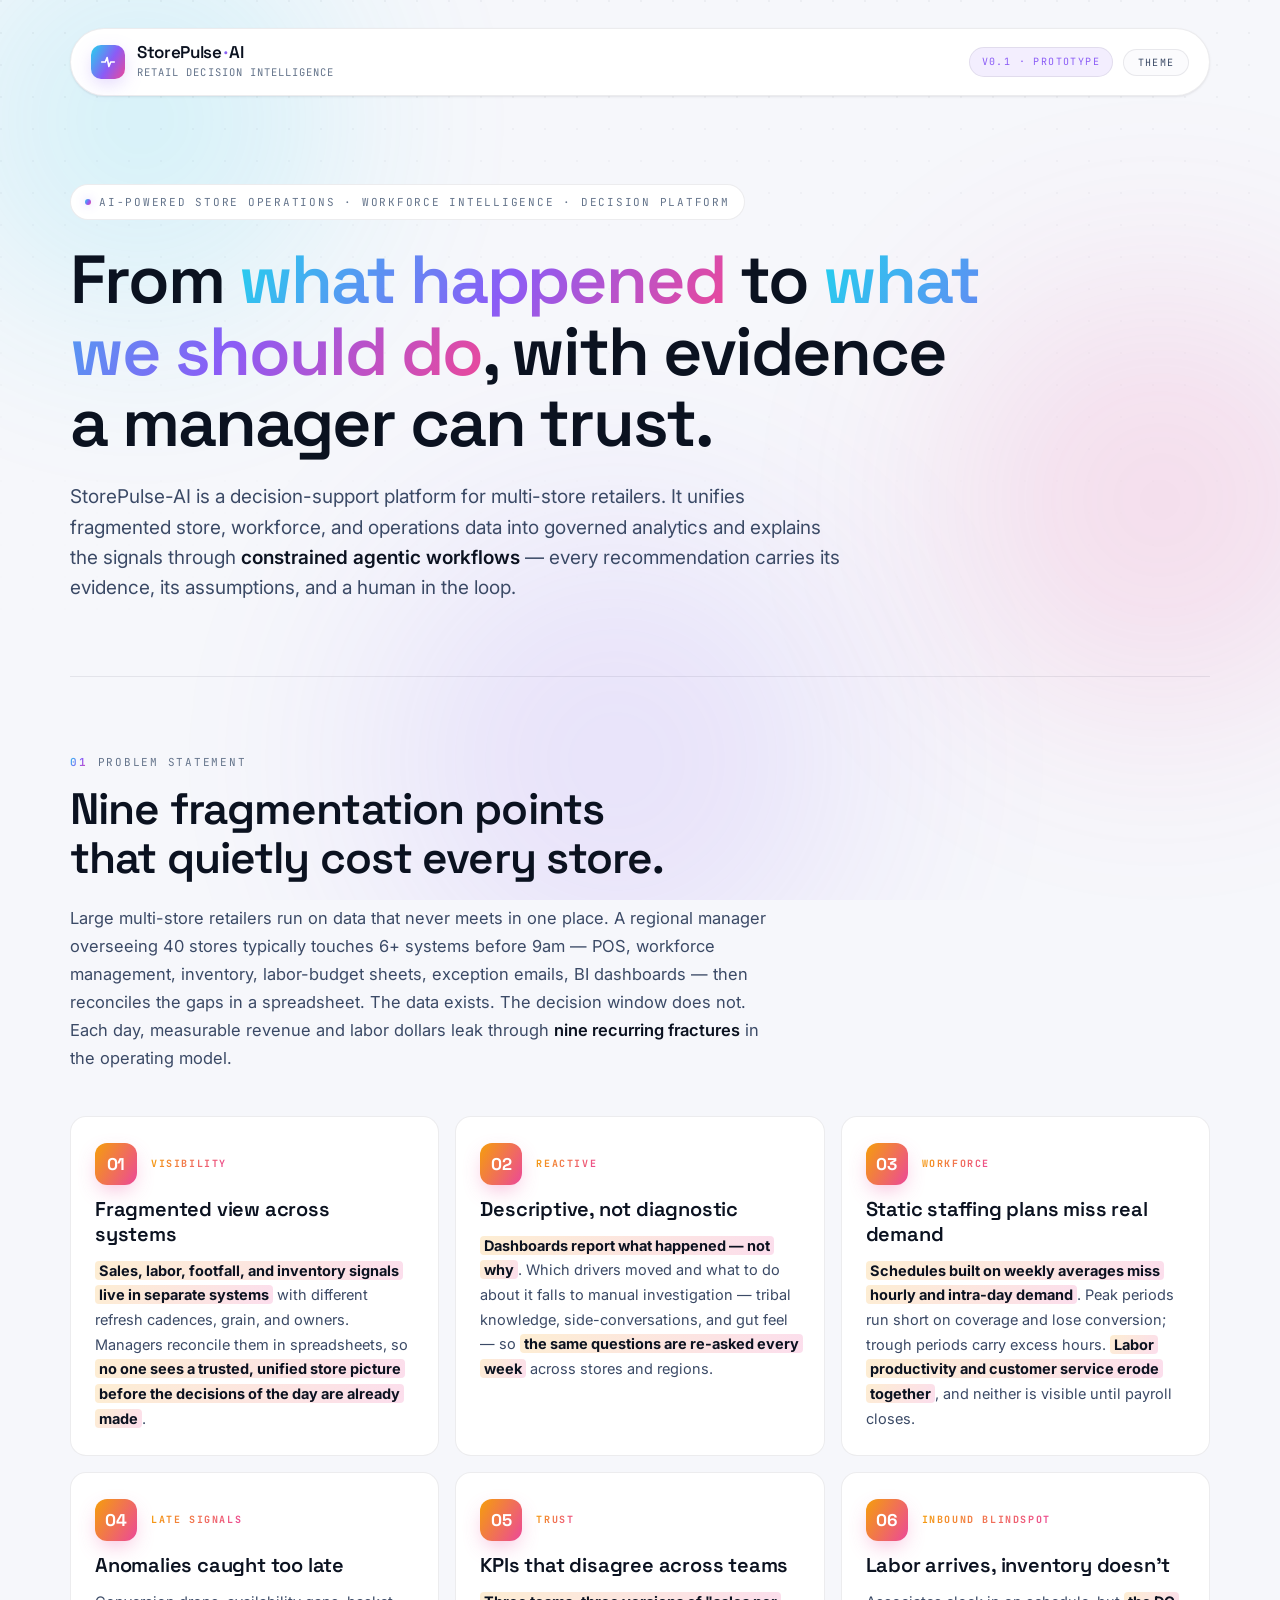
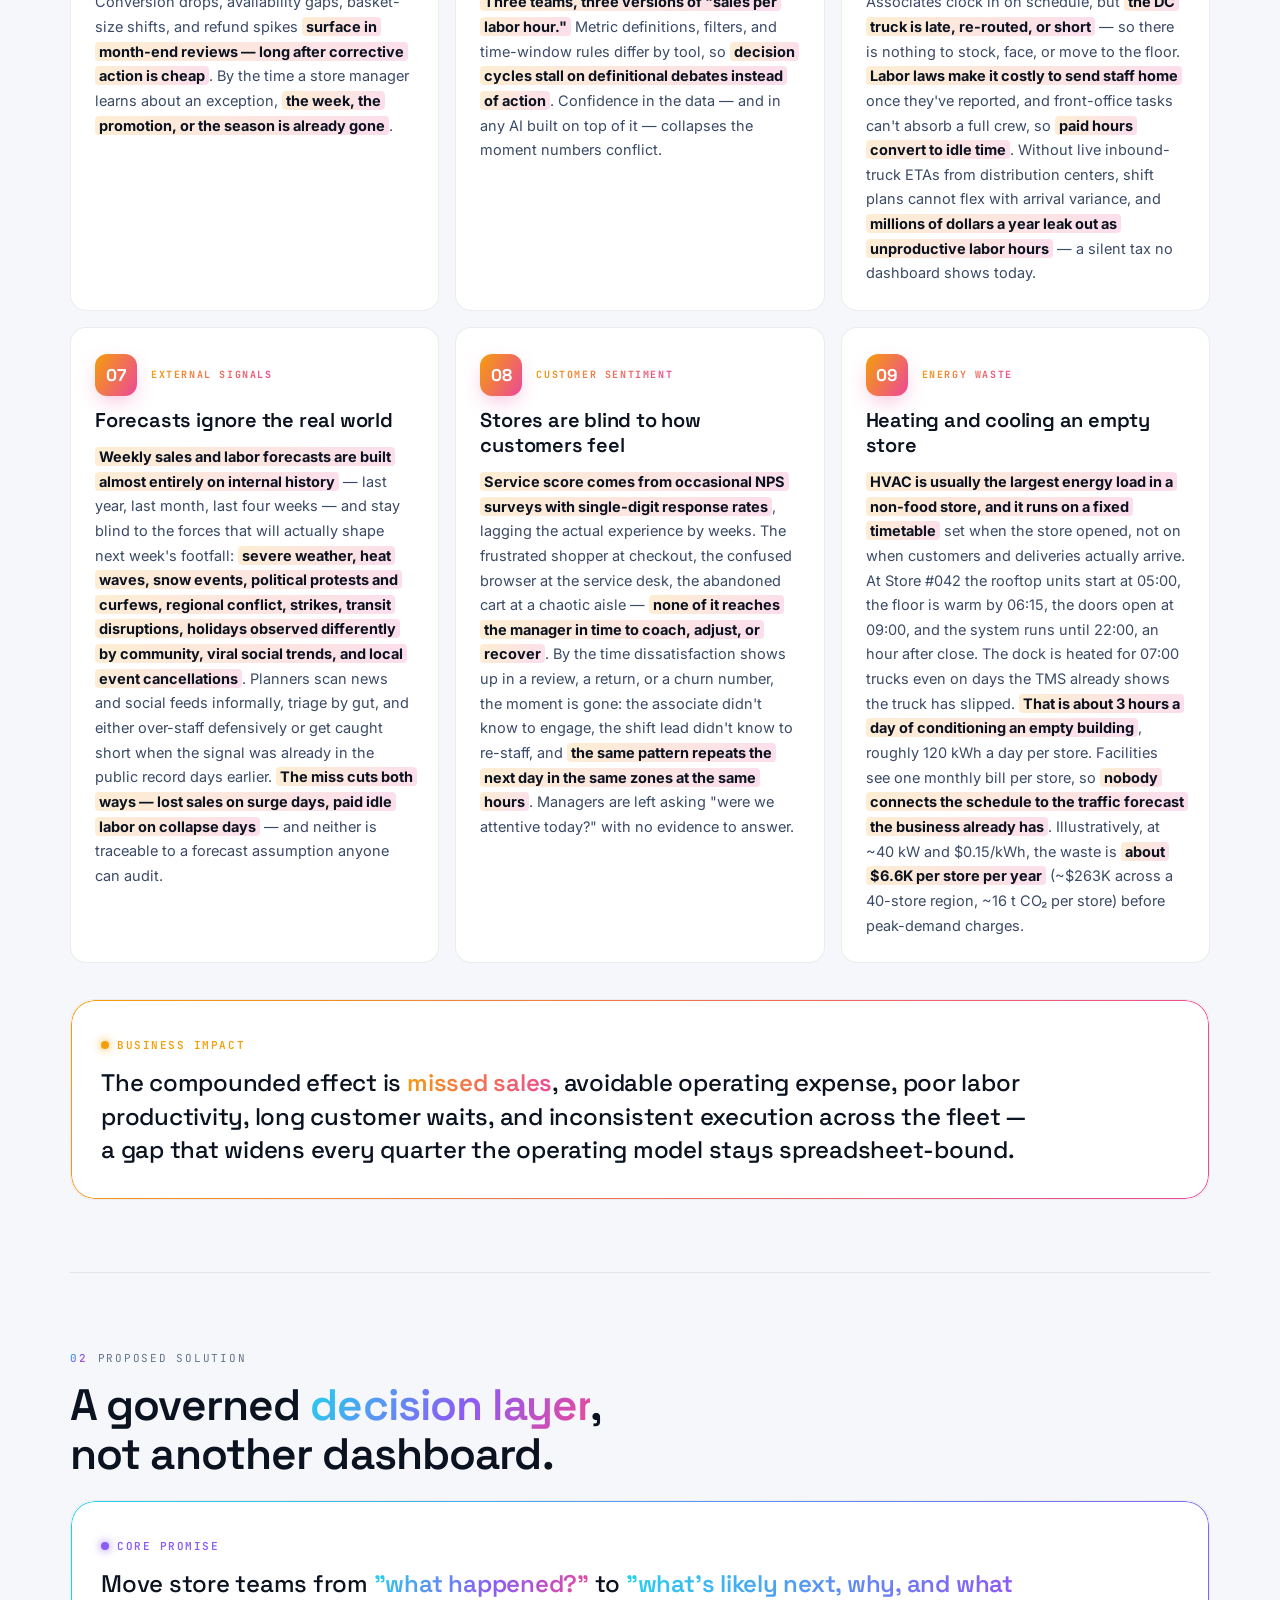
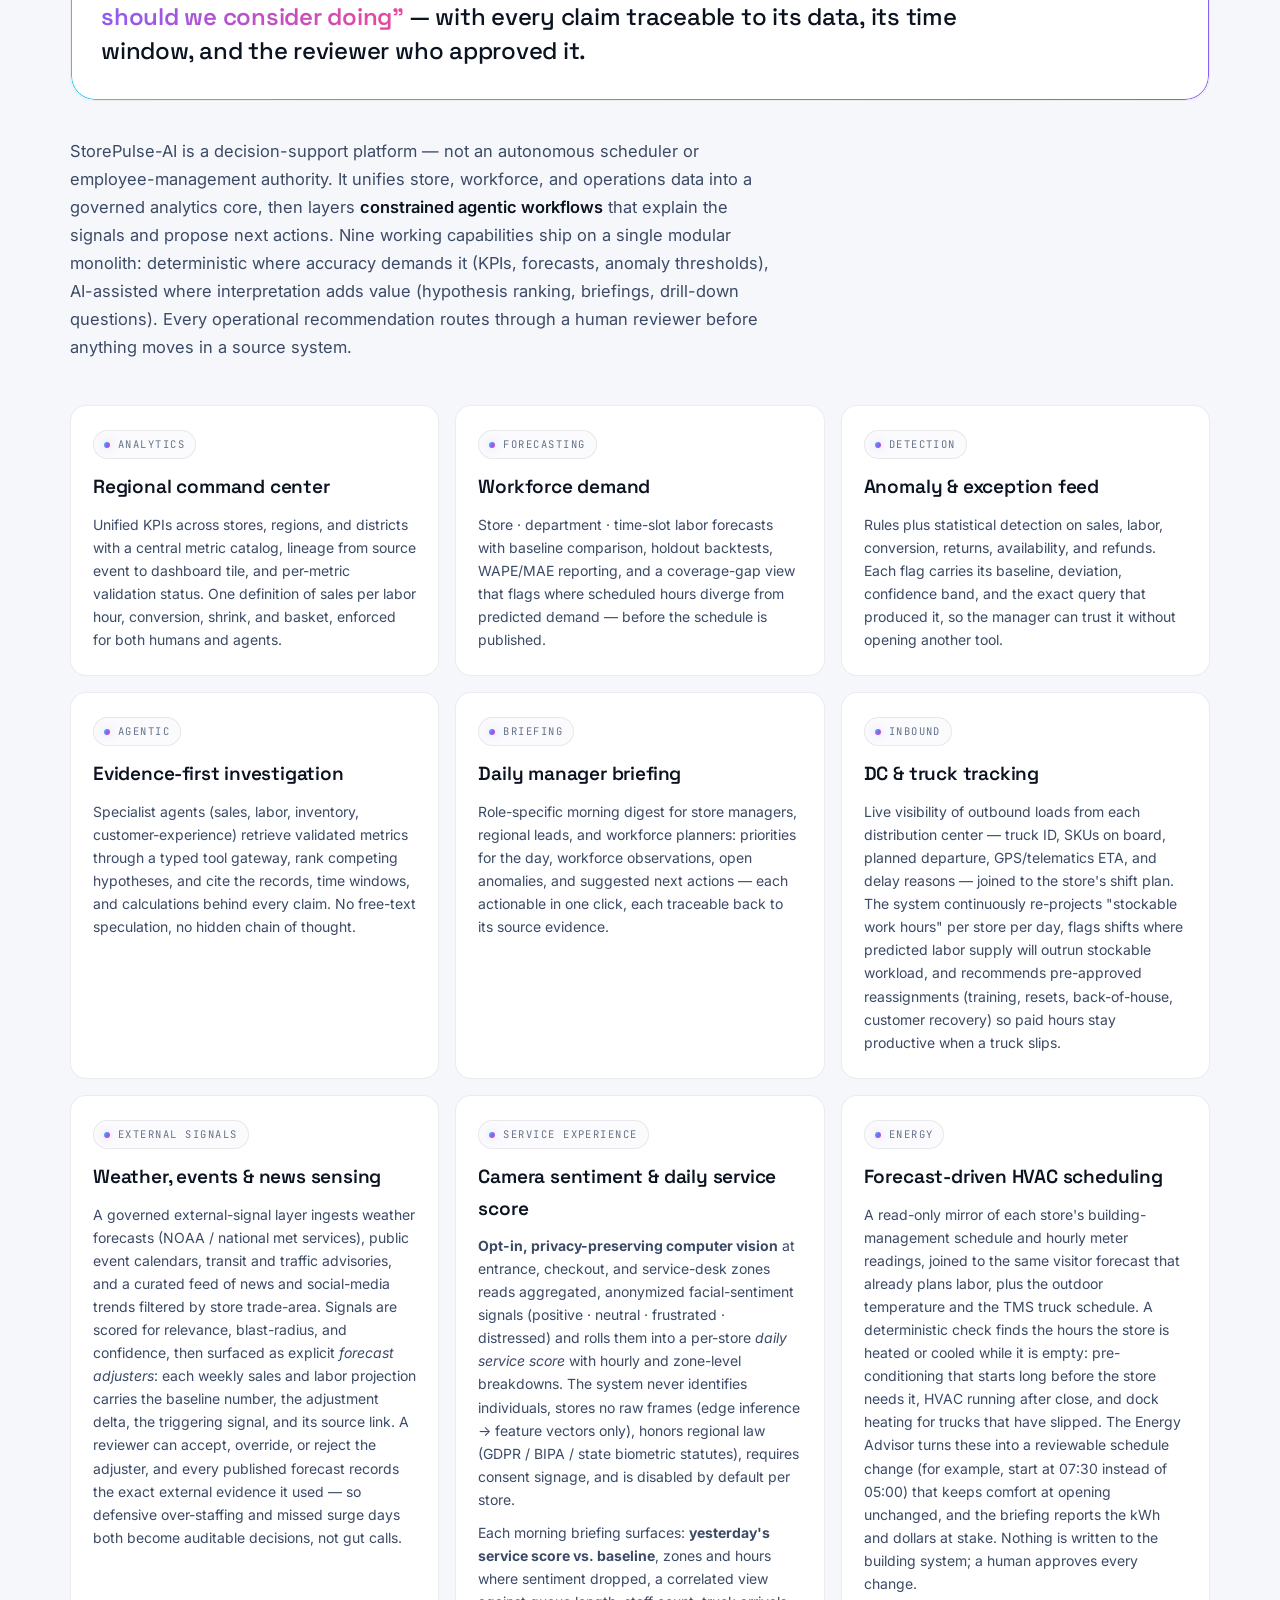
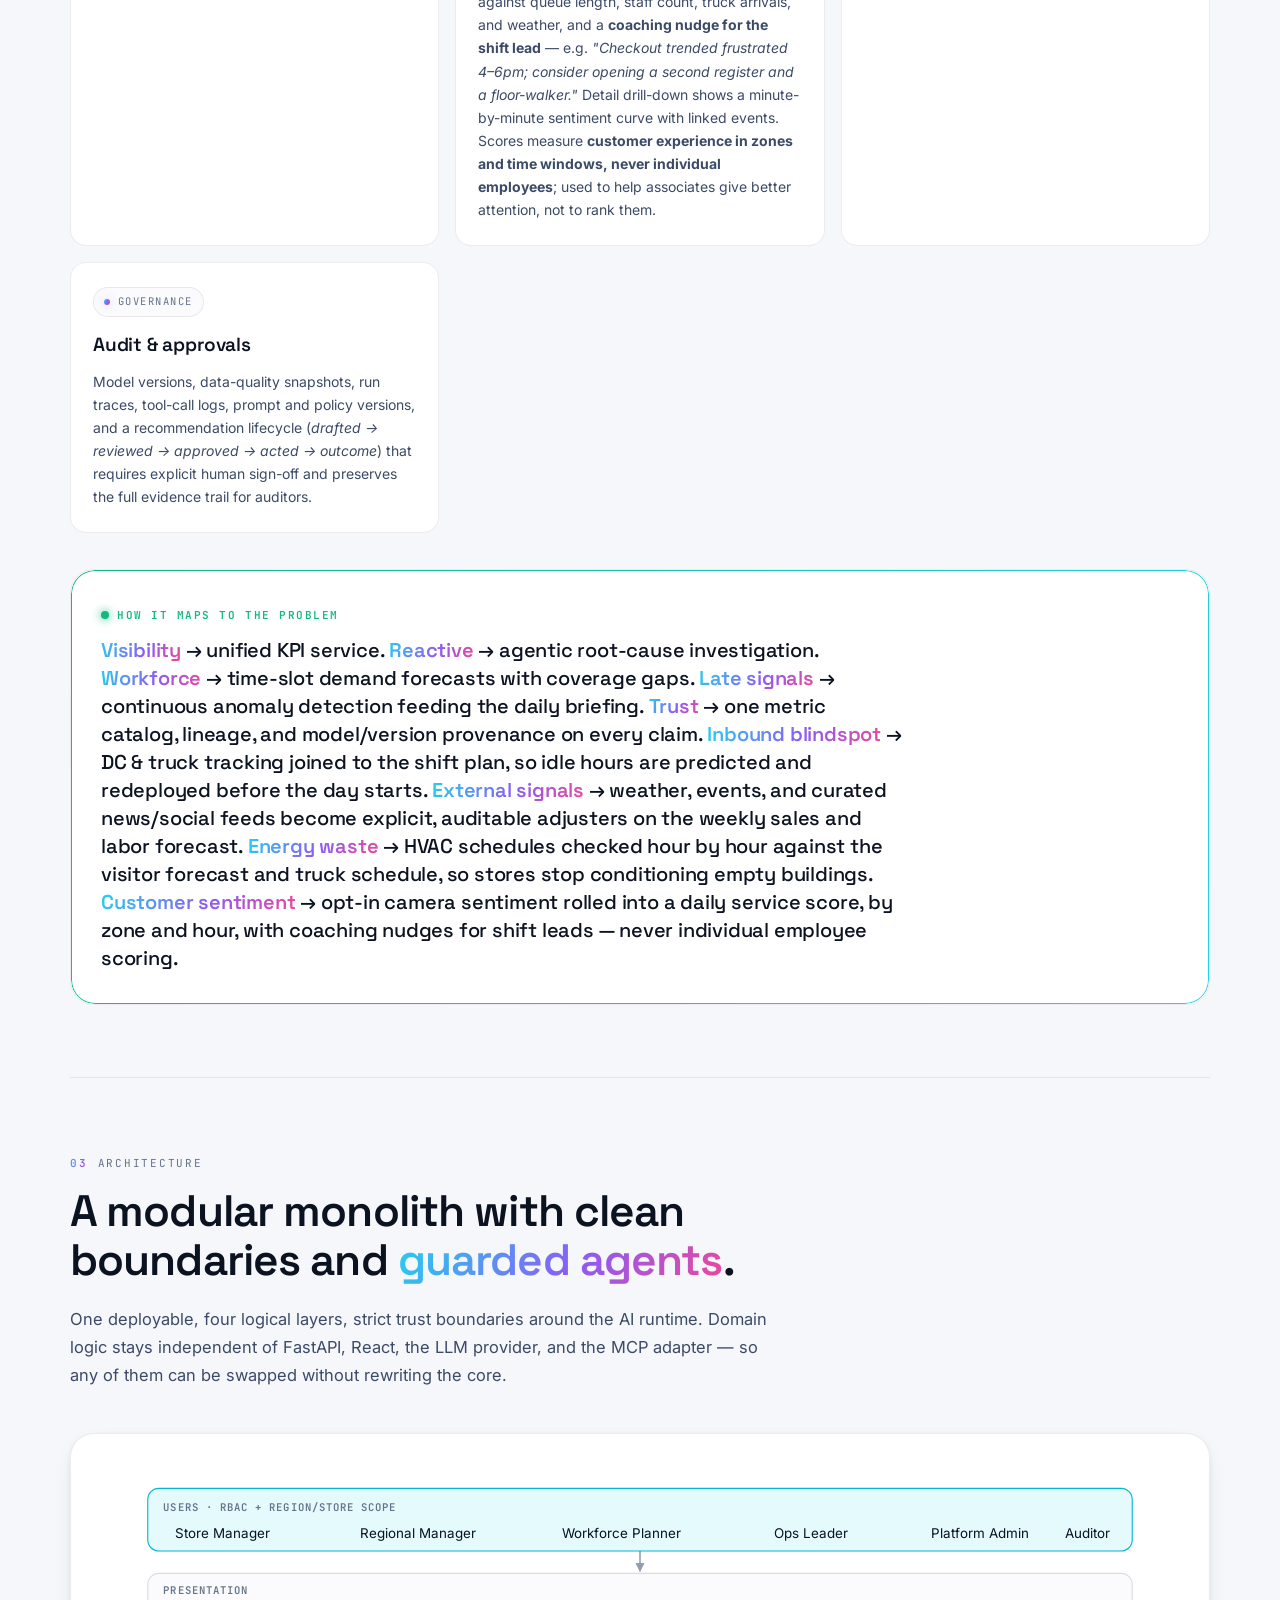
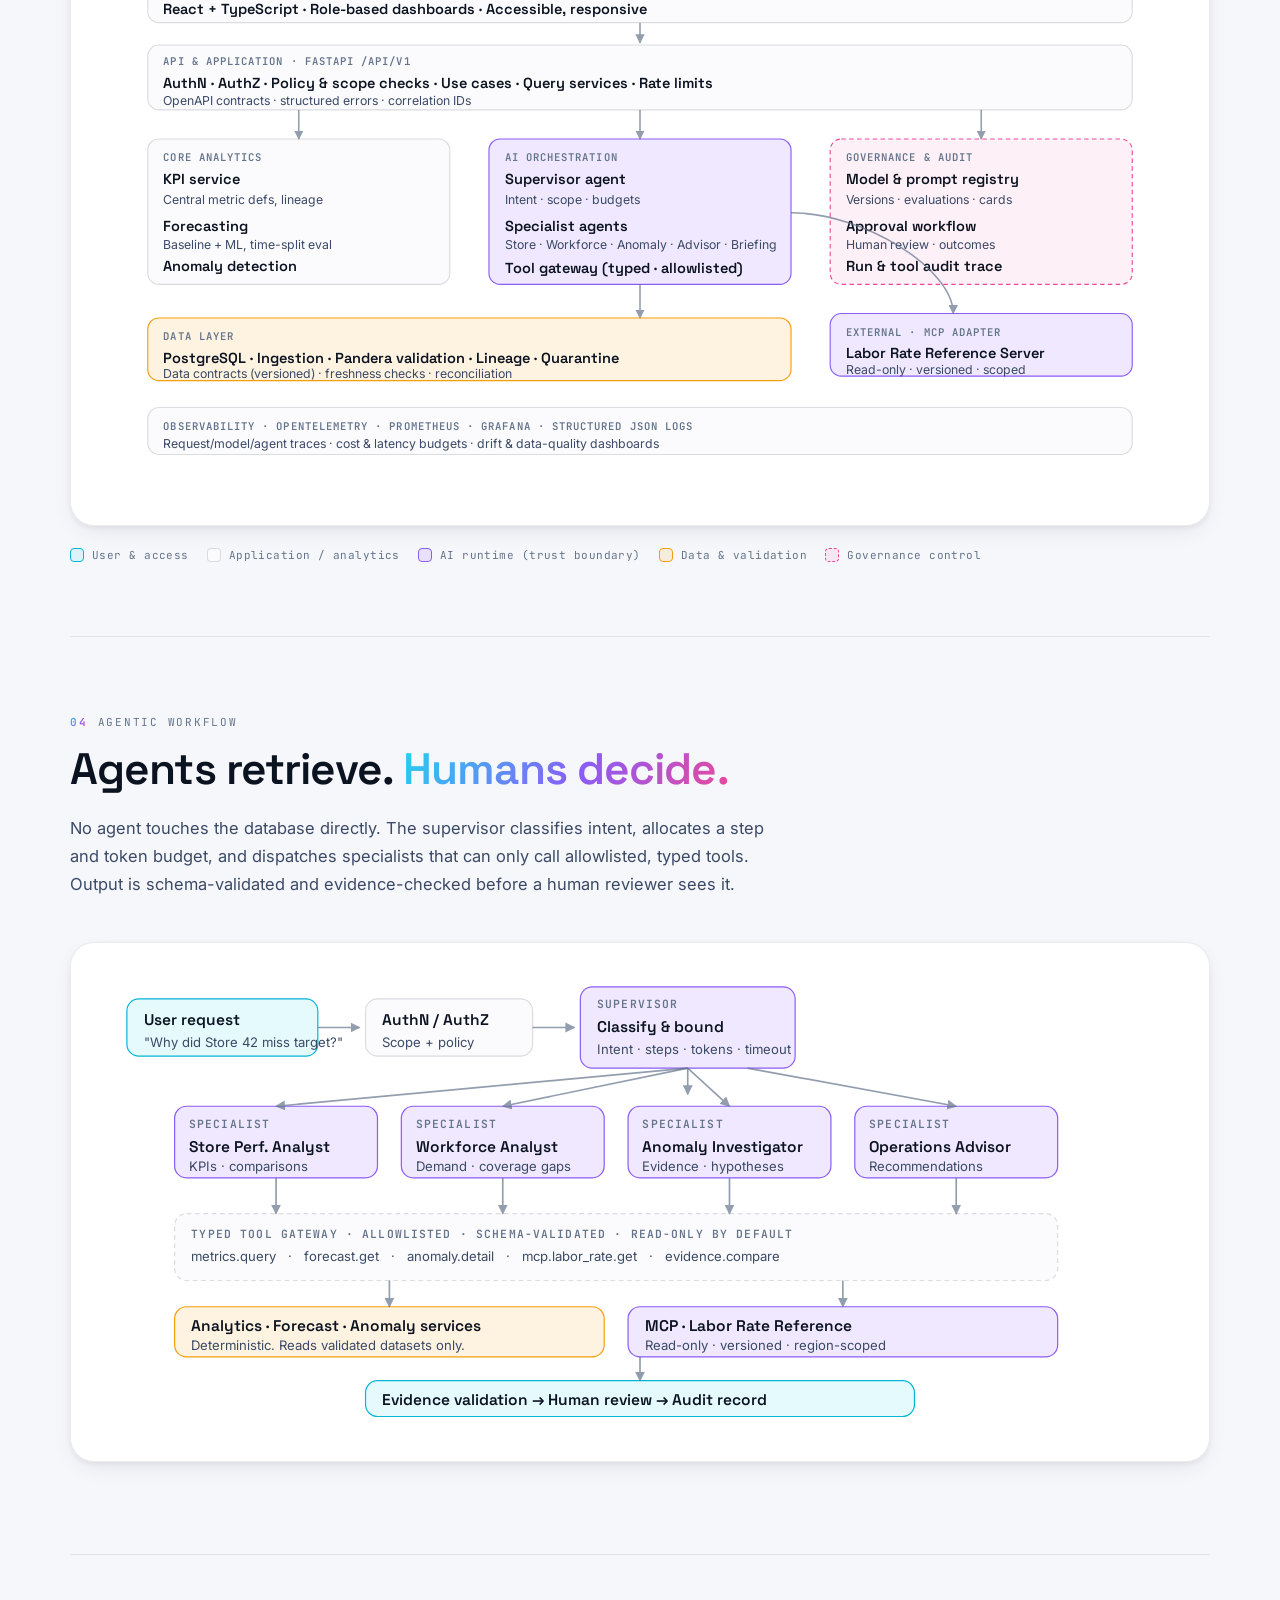
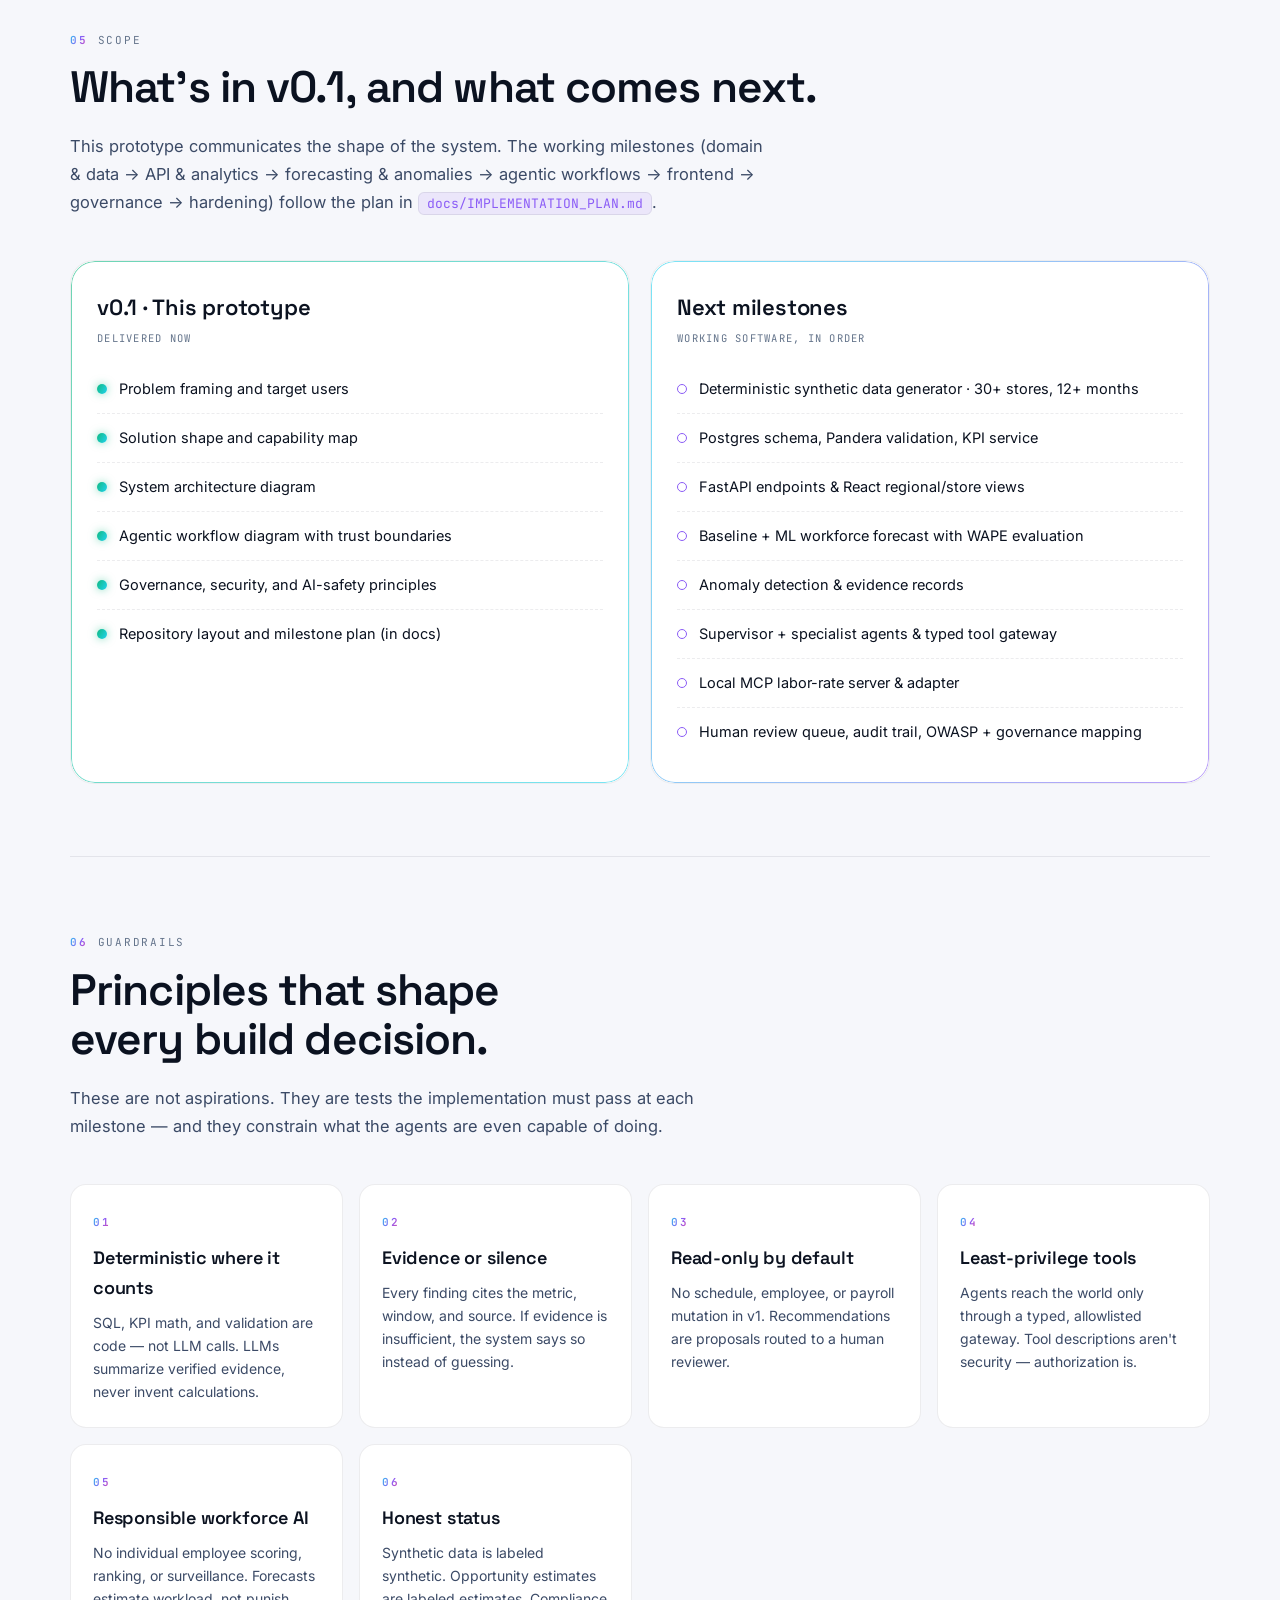
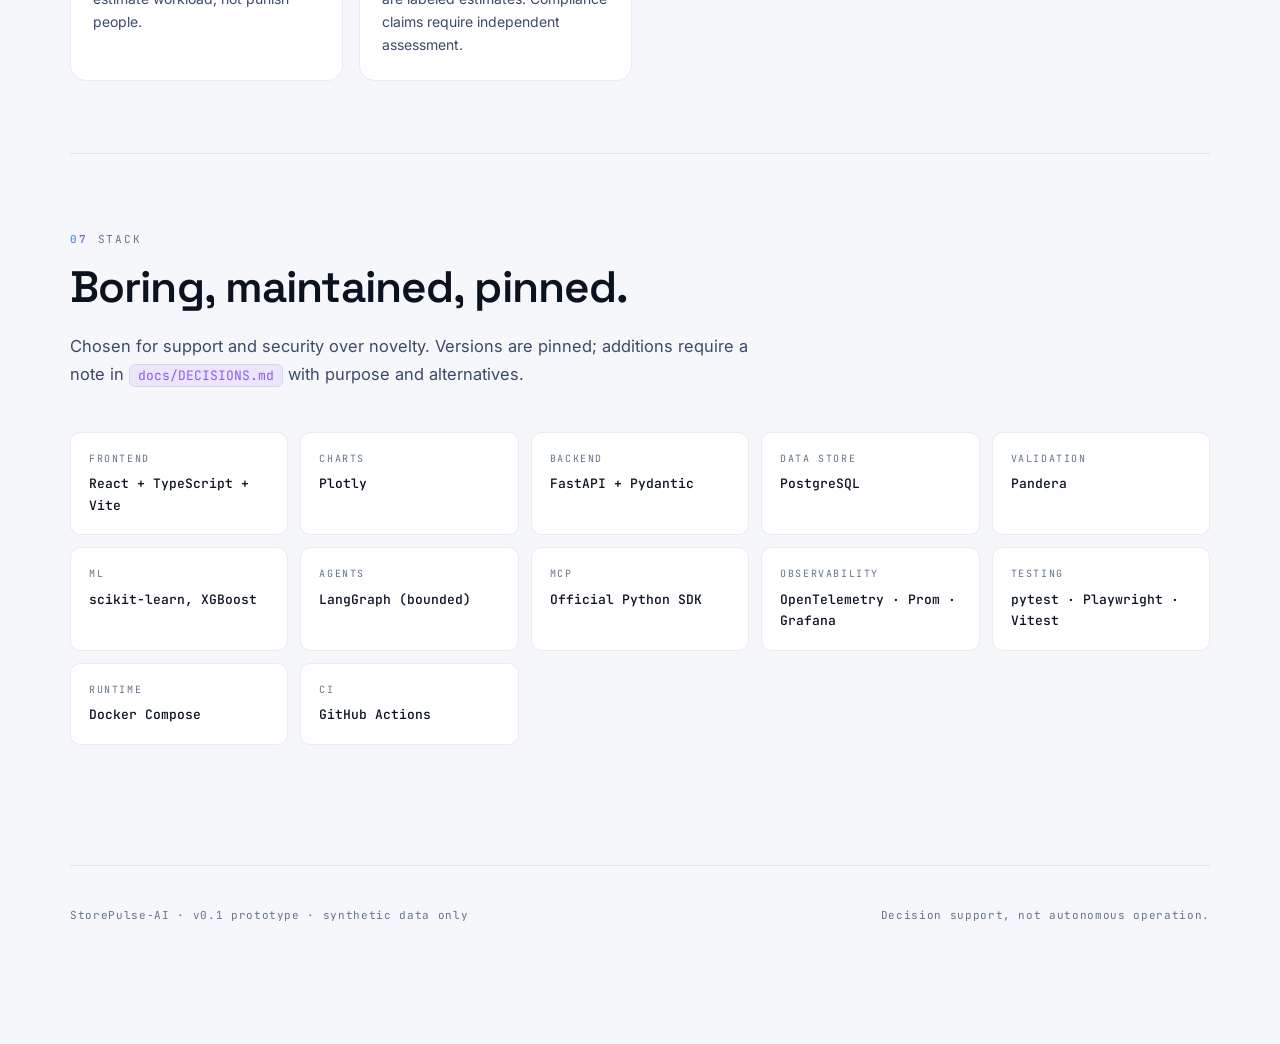
<file: docs/architecture.html>
<!doctype html>
<html lang="en">
<head>
<meta charset="utf-8">
<title>StorePulse-AI Architecture</title>
<meta name="viewport" content="width=device-width, initial-scale=1, viewport-fit=cover">
<meta name="description" content="StorePulse-AI — governed decision intelligence for multi-store retailers.">
<link rel="preconnect" href="https://fonts.googleapis.com">
<link rel="preconnect" href="https://fonts.gstatic.com" crossorigin>
<link rel="stylesheet" href="https://fonts.googleapis.com/css2?family=Space+Grotesk:wght@400;500;600;700&family=Inter:wght@400;500;600;700&family=JetBrains+Mono:wght@400;500&display=swap">
<style>
  :root {
    /* Light theme (fallback) */
    --bg: #f6f7fb;
    --bg-elev: #ffffff;
    --bg-elev-2: #fbfbfd;
    --border: rgba(15, 23, 42, 0.08);
    --border-strong: rgba(15, 23, 42, 0.14);
    --ink: #0b1220;
    --ink-soft: #3b4a66;
    --muted: #64748b;

    --c-cyan: #06b6d4;
    --c-violet: #8b5cf6;
    --c-pink: #ec4899;
    --c-emerald: #10b981;
    --c-amber: #f59e0b;
    --c-rose: #f43f5e;

    --accent: var(--c-violet);
    --accent-soft: rgba(139, 92, 246, 0.10);
    --accent-glow: rgba(139, 92, 246, 0.35);

    --grad-brand: linear-gradient(120deg, #22d3ee 0%, #8b5cf6 55%, #ec4899 100%);
    --grad-warm:  linear-gradient(120deg, #f59e0b 0%, #ec4899 100%);
    --grad-cool:  linear-gradient(120deg, #22d3ee 0%, #8b5cf6 100%);
    --grad-emerald: linear-gradient(120deg, #10b981 0%, #22d3ee 100%);

    --shadow-sm: 0 1px 2px rgba(15, 23, 42, 0.04), 0 1px 3px rgba(15, 23, 42, 0.06);
    --shadow-md: 0 8px 24px -8px rgba(15, 23, 42, 0.12), 0 2px 6px rgba(15, 23, 42, 0.06);
    --shadow-lg: 0 24px 60px -20px rgba(15, 23, 42, 0.18), 0 8px 24px -8px rgba(15, 23, 42, 0.12);

    --f-display: "Space Grotesk", "Inter", -apple-system, system-ui, sans-serif;
    --f-body:    "Inter", -apple-system, system-ui, sans-serif;
    --f-mono:    "JetBrains Mono", ui-monospace, Menlo, Consolas, monospace;

    --radius-sm: 10px;
    --radius: 16px;
    --radius-lg: 24px;
  }

  /* Dark theme — default */
  @media (prefers-color-scheme: dark) {
    :root:not([data-theme="light"]) {
      --bg: #070914;
      --bg-elev: rgba(255, 255, 255, 0.035);
      --bg-elev-2: rgba(255, 255, 255, 0.06);
      --border: rgba(255, 255, 255, 0.08);
      --border-strong: rgba(255, 255, 255, 0.16);
      --ink: #e8ecf5;
      --ink-soft: #b7c0d4;
      --muted: #7b86a3;

      --accent-soft: rgba(139, 92, 246, 0.16);
      --accent-glow: rgba(139, 92, 246, 0.45);

      --shadow-sm: 0 1px 2px rgba(0, 0, 0, 0.4);
      --shadow-md: 0 10px 30px -10px rgba(0, 0, 0, 0.6), 0 2px 8px rgba(0, 0, 0, 0.4);
      --shadow-lg: 0 30px 80px -24px rgba(0, 0, 0, 0.7), 0 10px 30px -10px rgba(0, 0, 0, 0.5);

      color-scheme: dark;
    }
  }
  :root[data-theme="dark"] {
    --bg: #070914;
    --bg-elev: rgba(255, 255, 255, 0.035);
    --bg-elev-2: rgba(255, 255, 255, 0.06);
    --border: rgba(255, 255, 255, 0.08);
    --border-strong: rgba(255, 255, 255, 0.16);
    --ink: #e8ecf5;
    --ink-soft: #b7c0d4;
    --muted: #7b86a3;
    --accent-soft: rgba(139, 92, 246, 0.16);
    --accent-glow: rgba(139, 92, 246, 0.45);
    --shadow-sm: 0 1px 2px rgba(0, 0, 0, 0.4);
    --shadow-md: 0 10px 30px -10px rgba(0, 0, 0, 0.6), 0 2px 8px rgba(0, 0, 0, 0.4);
    --shadow-lg: 0 30px 80px -24px rgba(0, 0, 0, 0.7), 0 10px 30px -10px rgba(0, 0, 0, 0.5);
    color-scheme: dark;
  }

  * { box-sizing: border-box; }
  html, body { margin: 0; }
  body {
    background: var(--bg);
    color: var(--ink);
    font-family: var(--f-body);
    font-size: 15px;
    line-height: 1.65;
    -webkit-font-smoothing: antialiased;
    overflow-x: hidden;
  }

  /* Aurora background */
  .aurora {
    position: fixed;
    inset: 0;
    z-index: -2;
    pointer-events: none;
    overflow: hidden;
  }
  .aurora::before,
  .aurora::after,
  .aurora .b3 {
    content: "";
    position: absolute;
    border-radius: 50%;
    filter: blur(90px);
    opacity: 0.55;
    will-change: transform;
  }
  .aurora::before {
    width: 560px; height: 560px;
    background: radial-gradient(circle, #22d3ee 0%, transparent 70%);
    top: -160px; left: -140px;
  }
  .aurora::after {
    width: 640px; height: 640px;
    background: radial-gradient(circle, #ec4899 0%, transparent 70%);
    top: 20vh; right: -200px;
  }
  .aurora .b3 {
    width: 720px; height: 720px;
    background: radial-gradient(circle, #8b5cf6 0%, transparent 70%);
    bottom: -220px; left: 20vw;
    opacity: 0.4;
  }
  @media (prefers-color-scheme: light) {
    :root:not([data-theme="dark"]) .aurora::before { opacity: 0.22; }
    :root:not([data-theme="dark"]) .aurora::after  { opacity: 0.20; }
    :root:not([data-theme="dark"]) .aurora .b3     { opacity: 0.18; }
  }
  :root[data-theme="light"] .aurora::before { opacity: 0.22; }
  :root[data-theme="light"] .aurora::after  { opacity: 0.20; }
  :root[data-theme="light"] .aurora .b3     { opacity: 0.18; }

  /* Noise overlay for depth */
  body::before {
    content: "";
    position: fixed;
    inset: 0;
    z-index: -1;
    pointer-events: none;
    background-image:
      radial-gradient(circle at 1px 1px, var(--border) 1px, transparent 0);
    background-size: 32px 32px;
    opacity: 0.6;
    mask-image: linear-gradient(180deg, rgba(0,0,0,0.9), rgba(0,0,0,0.1) 60%, transparent);
  }

  ::selection { background: var(--c-violet); color: #fff; }

  .page {
    max-width: 1180px;
    margin: 0 auto;
    padding: 28px max(20px, env(safe-area-inset-left)) 120px;
  }

  /* --- Masthead --- */
  .masthead {
    display: flex;
    justify-content: space-between;
    align-items: center;
    gap: 16px;
    padding: 14px 20px;
    background: var(--bg-elev);
    border: 1px solid var(--border);
    border-radius: 999px;
    backdrop-filter: blur(16px);
    -webkit-backdrop-filter: blur(16px);
    box-shadow: var(--shadow-sm);
    flex-wrap: wrap;
  }
  .brand { display: flex; align-items: center; gap: 12px; min-width: 0; }
  .mark {
    width: 34px; height: 34px;
    border-radius: 10px;
    background: var(--grad-brand);
    display: grid; place-items: center;
    box-shadow: 0 6px 20px -4px var(--accent-glow);
    flex-shrink: 0;
  }
  .mark svg { display: block; }
  .brand-name {
    font-family: var(--f-display);
    font-weight: 600;
    font-size: 17px;
    letter-spacing: -0.02em;
    margin: 0;
    line-height: 1.1;
  }
  .brand-name em {
    font-style: normal;
    background: var(--grad-brand);
    background-clip: text;
    -webkit-background-clip: text;
    color: transparent;
    padding: 0 2px;
  }
  .brand-sub {
    font-family: var(--f-mono);
    font-size: 10.5px;
    color: var(--muted);
    letter-spacing: 0.1em;
    text-transform: uppercase;
    margin-top: 2px;
  }
  .mast-right { display: flex; align-items: center; gap: 10px; }
  .version-tag {
    font-family: var(--f-mono);
    font-size: 10px;
    letter-spacing: 0.14em;
    text-transform: uppercase;
    padding: 6px 12px;
    border-radius: 999px;
    background: var(--accent-soft);
    color: var(--c-violet);
    border: 1px solid var(--border);
    white-space: nowrap;
  }
  :root[data-theme="dark"] .version-tag,
  @media (prefers-color-scheme: dark) { :root:not([data-theme="light"]) .version-tag { color: #c4b5fd; } }
  .theme-toggle {
    background: var(--bg-elev-2);
    border: 1px solid var(--border);
    border-radius: 999px;
    padding: 6px 14px;
    font-family: var(--f-mono);
    font-size: 10px;
    letter-spacing: 0.12em;
    text-transform: uppercase;
    color: var(--ink-soft);
    cursor: pointer;
    transition: transform .15s ease, border-color .2s ease, color .2s ease;
  }
  .theme-toggle:hover { color: var(--ink); border-color: var(--border-strong); transform: translateY(-1px); }

  /* --- Hero --- */
  .hero { padding: 88px 0 72px; max-width: 920px; }
  .kicker {
    display: inline-flex;
    align-items: center;
    gap: 8px;
    font-family: var(--f-mono);
    font-size: 11px;
    letter-spacing: 0.16em;
    text-transform: uppercase;
    color: var(--muted);
    padding: 8px 14px;
    background: var(--bg-elev);
    border: 1px solid var(--border);
    border-radius: 999px;
    margin-bottom: 24px;
    backdrop-filter: blur(10px);
    -webkit-backdrop-filter: blur(10px);
  }
  .kicker .kdot {
    width: 6px; height: 6px; border-radius: 50%;
    background: var(--grad-brand);
    box-shadow: 0 0 10px var(--accent-glow);
  }
  .hero h1 {
    font-family: var(--f-display);
    font-weight: 600;
    font-size: clamp(36px, 5.8vw, 68px);
    line-height: 1.05;
    letter-spacing: -0.03em;
    text-wrap: balance;
    margin: 0 0 24px;
  }
  .hero h1 em {
    font-style: normal;
    background: var(--grad-brand);
    background-clip: text;
    -webkit-background-clip: text;
    color: transparent;
  }
  .hero .lead {
    font-size: 19px;
    line-height: 1.6;
    color: var(--ink-soft);
    max-width: 65ch;
    margin: 0;
  }
  .hero .lead strong { color: var(--ink); font-weight: 600; }

  /* --- Section pattern --- */
  section {
    padding: 72px 0;
    border-top: 1px solid var(--border);
    position: relative;
  }
  .eyebrow {
    display: inline-flex;
    align-items: center;
    gap: 10px;
    font-family: var(--f-mono);
    font-size: 11px;
    letter-spacing: 0.16em;
    text-transform: uppercase;
    color: var(--muted);
    margin-bottom: 14px;
  }
  .eyebrow .enum {
    background: var(--grad-brand);
    background-clip: text;
    -webkit-background-clip: text;
    color: transparent;
    font-weight: 600;
  }
  .section-h {
    font-family: var(--f-display);
    font-weight: 600;
    font-size: clamp(28px, 4vw, 44px);
    letter-spacing: -0.02em;
    line-height: 1.12;
    text-wrap: balance;
    margin: 0 0 20px;
    max-width: 28ch;
  }
  .section-h em {
    font-style: normal;
    background: var(--grad-brand);
    background-clip: text;
    -webkit-background-clip: text;
    color: transparent;
  }
  .section-intro {
    max-width: 70ch;
    color: var(--ink-soft);
    font-size: 16.5px;
    margin: 0 0 44px;
    line-height: 1.7;
  }
  .section-intro strong { color: var(--ink); font-weight: 600; }

  /* --- Problem grid --- */
  .problem-grid {
    display: grid;
    grid-template-columns: repeat(auto-fit, minmax(280px, 1fr));
    gap: 16px;
    counter-reset: problem;
  }
  .problem-card {
    position: relative;
    padding: 26px 24px 24px 24px;
    background: var(--bg-elev);
    border: 1px solid var(--border);
    border-radius: var(--radius);
    backdrop-filter: blur(10px);
    -webkit-backdrop-filter: blur(10px);
    transition: transform .25s ease, border-color .25s ease, box-shadow .25s ease;
    overflow: hidden;
  }
  .problem-card::before {
    content: "";
    position: absolute;
    inset: 0;
    border-radius: inherit;
    padding: 1px;
    background: var(--grad-warm);
    opacity: 0;
    -webkit-mask: linear-gradient(#000 0 0) content-box, linear-gradient(#000 0 0);
            mask: linear-gradient(#000 0 0) content-box, linear-gradient(#000 0 0);
    -webkit-mask-composite: xor;
            mask-composite: exclude;
    transition: opacity .3s ease;
    pointer-events: none;
  }
  .problem-card:hover { transform: translateY(-3px); box-shadow: var(--shadow-md); }
  .problem-card:hover::before { opacity: 1; }

  .problem-head {
    display: flex;
    align-items: center;
    gap: 14px;
    margin-bottom: 12px;
  }
  .problem-bullet {
    counter-increment: problem;
    flex-shrink: 0;
    width: 42px;
    height: 42px;
    border-radius: 12px;
    background: var(--grad-warm);
    display: grid;
    place-items: center;
    font-family: var(--f-display);
    font-weight: 700;
    font-size: 17px;
    color: #fff;
    letter-spacing: -0.02em;
    box-shadow: 0 8px 22px -6px rgba(236, 72, 153, 0.45);
  }
  .problem-bullet::before { content: counter(problem, decimal-leading-zero); }
  .problem-num {
    display: inline-block;
    font-family: var(--f-mono);
    font-size: 10px;
    letter-spacing: 0.16em;
    background: var(--grad-warm);
    background-clip: text;
    -webkit-background-clip: text;
    color: transparent;
    font-weight: 700;
    text-transform: uppercase;
  }
  .problem-card h3 {
    font-family: var(--f-display);
    font-weight: 600;
    font-size: 20px;
    letter-spacing: -0.01em;
    margin: 0 0 12px;
    color: var(--ink);
    line-height: 1.25;
  }
  .problem-card p {
    margin: 0;
    color: var(--ink-soft);
    font-size: 14.5px;
    line-height: 1.7;
  }
  .problem-card p strong {
    color: var(--ink);
    font-weight: 700;
    background: linear-gradient(120deg, transparent 0%, rgba(245, 158, 11, 0.18) 0%, rgba(236, 72, 153, 0.18) 100%);
    padding: 1px 4px;
    border-radius: 4px;
    box-decoration-break: clone;
    -webkit-box-decoration-break: clone;
  }

  /* --- Promise / callout --- */
  .promise {
    position: relative;
    padding: 32px 30px;
    border-radius: var(--radius-lg);
    background: var(--bg-elev);
    border: 1px solid var(--border);
    overflow: hidden;
    backdrop-filter: blur(10px);
    -webkit-backdrop-filter: blur(10px);
  }
  .promise::before {
    content: "";
    position: absolute;
    inset: 0;
    padding: 1px;
    border-radius: inherit;
    background: var(--grad-cool);
    -webkit-mask: linear-gradient(#000 0 0) content-box, linear-gradient(#000 0 0);
            mask: linear-gradient(#000 0 0) content-box, linear-gradient(#000 0 0);
    -webkit-mask-composite: xor;
            mask-composite: exclude;
    pointer-events: none;
  }
  .promise.warm::before { background: var(--grad-warm); }
  .promise.emerald::before { background: var(--grad-emerald); }
  .promise .tag {
    display: inline-flex;
    align-items: center;
    gap: 8px;
    font-family: var(--f-mono);
    font-size: 11px;
    letter-spacing: 0.14em;
    text-transform: uppercase;
    color: var(--c-violet);
    margin-bottom: 12px;
    font-weight: 600;
  }
  .promise.warm .tag { color: var(--c-amber); }
  .promise.emerald .tag { color: var(--c-emerald); }
  .promise .tag::before {
    content: "";
    width: 8px; height: 8px; border-radius: 50%;
    background: currentColor;
    box-shadow: 0 0 10px currentColor;
  }
  .promise p {
    font-family: var(--f-display);
    font-weight: 500;
    font-size: clamp(19px, 2.4vw, 24px);
    line-height: 1.4;
    letter-spacing: -0.01em;
    margin: 0;
    color: var(--ink);
    max-width: 62ch;
  }
  .promise p em {
    font-style: normal;
    background: var(--grad-brand);
    background-clip: text;
    -webkit-background-clip: text;
    color: transparent;
    font-weight: 600;
  }
  .promise.warm p em { background: var(--grad-warm); background-clip: text; -webkit-background-clip: text; }

  /* --- Capability grid --- */
  .caps {
    display: grid;
    grid-template-columns: repeat(auto-fit, minmax(280px, 1fr));
    gap: 16px;
  }
  .cap {
    position: relative;
    padding: 24px 22px;
    background: var(--bg-elev);
    border: 1px solid var(--border);
    border-radius: var(--radius);
    backdrop-filter: blur(10px);
    -webkit-backdrop-filter: blur(10px);
    transition: transform .25s ease, border-color .25s ease, box-shadow .25s ease;
    overflow: hidden;
  }
  .cap::before {
    content: "";
    position: absolute;
    inset: 0;
    padding: 1px;
    border-radius: inherit;
    background: var(--grad-cool);
    opacity: 0;
    -webkit-mask: linear-gradient(#000 0 0) content-box, linear-gradient(#000 0 0);
            mask: linear-gradient(#000 0 0) content-box, linear-gradient(#000 0 0);
    -webkit-mask-composite: xor;
            mask-composite: exclude;
    transition: opacity .3s ease;
    pointer-events: none;
  }
  .cap:hover { transform: translateY(-3px); box-shadow: var(--shadow-md); }
  .cap:hover::before { opacity: 1; }
  .cap-tag {
    font-family: var(--f-mono);
    font-size: 10.5px;
    letter-spacing: 0.14em;
    text-transform: uppercase;
    color: var(--muted);
    margin-bottom: 12px;
    display: inline-flex;
    align-items: center;
    gap: 8px;
    padding: 5px 10px;
    border-radius: 999px;
    background: var(--bg-elev-2);
    border: 1px solid var(--border);
  }
  .cap-tag .dot {
    width: 6px; height: 6px;
    border-radius: 50%;
    background: var(--grad-brand);
    box-shadow: 0 0 10px var(--accent-glow);
  }
  .cap h3 {
    font-family: var(--f-display);
    font-weight: 600;
    font-size: 19px;
    letter-spacing: -0.01em;
    margin: 0 0 10px;
  }
  .cap p {
    margin: 0;
    font-size: 14px;
    color: var(--ink-soft);
    line-height: 1.65;
  }

  /* --- Diagram wraps --- */
  .diagram-wrap, .flow-wrap {
    position: relative;
    margin: 8px 0 20px;
    overflow-x: auto;
    padding: 32px;
    background: var(--bg-elev);
    border: 1px solid var(--border);
    border-radius: var(--radius-lg);
    backdrop-filter: blur(10px);
    -webkit-backdrop-filter: blur(10px);
    box-shadow: var(--shadow-md);
  }
  .diagram-wrap svg, .flow-wrap svg {
    display: block;
    min-width: 720px;
    width: 100%;
    height: auto;
  }
  .diagram-legend {
    display: flex;
    flex-wrap: wrap;
    gap: 18px;
    margin-top: 18px;
    font-family: var(--f-mono);
    font-size: 11px;
    color: var(--muted);
    letter-spacing: 0.04em;
  }
  .legend-item { display: flex; align-items: center; gap: 8px; }
  .legend-swatch {
    width: 14px; height: 14px;
    border-radius: 4px;
    flex-shrink: 0;
  }

  /* --- Scope split --- */
  .scope-split {
    display: grid;
    grid-template-columns: 1fr 1fr;
    gap: 20px;
  }
  @media (max-width: 760px) {
    .scope-split { grid-template-columns: 1fr; gap: 16px; }
  }
  .scope-col {
    padding: 28px 26px;
    background: var(--bg-elev);
    border: 1px solid var(--border);
    border-radius: var(--radius-lg);
    backdrop-filter: blur(10px);
    -webkit-backdrop-filter: blur(10px);
    position: relative;
    overflow: hidden;
  }
  .scope-col.v1::before,
  .scope-col.future::before {
    content: "";
    position: absolute;
    inset: 0;
    padding: 1px;
    border-radius: inherit;
    -webkit-mask: linear-gradient(#000 0 0) content-box, linear-gradient(#000 0 0);
            mask: linear-gradient(#000 0 0) content-box, linear-gradient(#000 0 0);
    -webkit-mask-composite: xor;
            mask-composite: exclude;
    pointer-events: none;
    opacity: 0.6;
  }
  .scope-col.v1::before { background: var(--grad-emerald); }
  .scope-col.future::before { background: var(--grad-cool); }
  .scope-col h3 {
    font-family: var(--f-display);
    font-size: 22px;
    font-weight: 600;
    letter-spacing: -0.01em;
    margin: 0 0 4px;
  }
  .scope-col .scope-sub {
    font-family: var(--f-mono);
    font-size: 10.5px;
    color: var(--muted);
    letter-spacing: 0.12em;
    text-transform: uppercase;
    margin-bottom: 18px;
    display: block;
  }
  .scope-col ul {
    list-style: none;
    padding: 0;
    margin: 0;
  }
  .scope-col li {
    padding: 12px 0;
    border-bottom: 1px dashed var(--border);
    font-size: 14.5px;
    color: var(--ink);
    display: flex;
    gap: 12px;
    align-items: flex-start;
  }
  .scope-col li:last-child { border-bottom: 0; }
  .scope-col li .bullet {
    flex-shrink: 0;
    width: 10px;
    height: 10px;
    margin-top: 7px;
    border-radius: 50%;
  }
  .scope-col.v1 .bullet { background: var(--grad-emerald); box-shadow: 0 0 8px rgba(16, 185, 129, 0.5); }
  .scope-col.future .bullet { background: transparent; border: 1.5px solid var(--c-violet); }

  /* --- Principles --- */
  .principles {
    display: grid;
    grid-template-columns: repeat(auto-fit, minmax(270px, 1fr));
    gap: 16px;
  }
  .principle {
    padding: 24px 22px;
    background: var(--bg-elev);
    border: 1px solid var(--border);
    border-radius: var(--radius);
    backdrop-filter: blur(10px);
    -webkit-backdrop-filter: blur(10px);
    position: relative;
    overflow: hidden;
    transition: transform .2s ease, border-color .2s ease;
  }
  .principle:hover { transform: translateY(-2px); border-color: var(--border-strong); }
  .principle .pnum {
    display: inline-block;
    font-family: var(--f-mono);
    font-size: 11px;
    font-weight: 600;
    letter-spacing: 0.14em;
    background: var(--grad-brand);
    background-clip: text;
    -webkit-background-clip: text;
    color: transparent;
    margin-bottom: 12px;
  }
  .principle h4 {
    font-family: var(--f-display);
    font-size: 18px;
    font-weight: 600;
    letter-spacing: -0.01em;
    margin: 0 0 8px;
  }
  .principle p {
    font-size: 14px;
    color: var(--ink-soft);
    margin: 0;
    line-height: 1.65;
  }

  /* --- Stack grid --- */
  .stack-grid {
    display: grid;
    grid-template-columns: repeat(auto-fit, minmax(190px, 1fr));
    gap: 12px;
  }
  .stack-cell {
    padding: 18px 18px;
    background: var(--bg-elev);
    border: 1px solid var(--border);
    border-radius: var(--radius-sm);
    backdrop-filter: blur(10px);
    -webkit-backdrop-filter: blur(10px);
    transition: border-color .2s ease, transform .2s ease;
    font-family: var(--f-mono);
    font-size: 13px;
  }
  .stack-cell:hover { border-color: var(--border-strong); transform: translateY(-2px); }
  .stack-cell .label {
    font-size: 10px;
    letter-spacing: 0.16em;
    text-transform: uppercase;
    color: var(--muted);
    display: block;
    margin-bottom: 6px;
  }
  .stack-cell .value { color: var(--ink); font-weight: 500; }

  /* --- Footer --- */
  footer {
    padding-top: 40px;
    margin-top: 48px;
    border-top: 1px solid var(--border);
    font-family: var(--f-mono);
    font-size: 11px;
    color: var(--muted);
    letter-spacing: 0.06em;
    display: flex;
    justify-content: space-between;
    flex-wrap: wrap;
    gap: 12px;
  }

  /* --- SVG helpers (shared across diagrams) --- */
  .d-arrow { stroke: var(--muted); fill: none; stroke-width: 1.4; opacity: 0.7; }
  .d-node-bg { fill: var(--bg-elev-2); stroke: var(--border-strong); stroke-width: 1; }
  .d-user-bg { fill: rgba(34, 211, 238, 0.12); stroke: var(--c-cyan); stroke-width: 1; }
  .d-ai-bg { fill: rgba(139, 92, 246, 0.14); stroke: var(--c-violet); stroke-width: 1; }
  .d-data-bg { fill: rgba(245, 158, 11, 0.12); stroke: var(--c-amber); stroke-width: 1; }
  .d-gov-bg { fill: rgba(236, 72, 153, 0.08); stroke: var(--c-pink); stroke-width: 1; stroke-dasharray: 4 3; }
  .d-title { font-family: var(--f-display); font-weight: 600; font-size: 13px; fill: var(--ink); }
  .d-label { font-family: var(--f-body); font-size: 11px; fill: var(--ink-soft); }
  .d-tag { font-family: var(--f-mono); font-size: 9.5px; fill: var(--muted); letter-spacing: 0.1em; text-transform: uppercase; font-weight: 600; }

  /* Code inline */
  code.inline {
    font-family: var(--f-mono);
    font-size: 13px;
    padding: 2px 8px;
    border-radius: 6px;
    background: var(--accent-soft);
    color: var(--c-violet);
    border: 1px solid var(--border);
  }

  @media print { .theme-toggle, .aurora { display: none; } body::before { display: none; } }
</style>
</head>
<body>

<div class="aurora" aria-hidden="true"><div class="b3"></div></div>

<div class="page">
  <header class="masthead">
    <div class="brand">
      <div class="mark">
        <svg width="18" height="18" viewBox="0 0 20 20" fill="none">
          <path d="M3 10 L7 10 L9 5 L11 15 L13 10 L17 10" stroke="white" stroke-width="1.8" stroke-linecap="round" stroke-linejoin="round"/>
        </svg>
      </div>
      <div>
        <div class="brand-name">StorePulse<em>·</em>AI</div>
        <div class="brand-sub">Retail Decision Intelligence</div>
      </div>
    </div>
    <div class="mast-right">
      <span class="version-tag">v0.1 · Prototype</span>
      <button class="theme-toggle" id="themeBtn" aria-label="Toggle theme">Theme</button>
    </div>
  </header>

  <section class="hero" style="border-top: 0;">
    <div class="kicker"><span class="kdot"></span>AI-Powered Store Operations · Workforce Intelligence · Decision Platform</div>
    <h1>From <em>what happened</em> to <em>what we should do</em>, with evidence a manager can trust.</h1>
    <p class="lead">
      StorePulse-AI is a decision-support platform for multi-store retailers. It unifies fragmented store, workforce,
      and operations data into governed analytics and explains the signals through <strong>constrained agentic workflows</strong> —
      every recommendation carries its evidence, its assumptions, and a human in the loop.
    </p>
  </section>

  <!-- PROBLEM STATEMENT -->
  <section id="problem-statement">
    <div class="eyebrow"><span class="enum">01</span> Problem Statement</div>
    <h2 class="section-h">Nine fragmentation points that quietly cost every store.</h2>
    <p class="section-intro">
      Large multi-store retailers run on data that never meets in one place. A regional manager overseeing 40 stores
      typically touches 6+ systems before 9am — POS, workforce management, inventory, labor-budget sheets, exception
      emails, BI dashboards — then reconciles the gaps in a spreadsheet. The data exists. The decision window does
      not. Each day, measurable revenue and labor dollars leak through <strong>nine recurring fractures</strong> in the operating model.
    </p>
    <div class="problem-grid">
      <div class="problem-card">
        <div class="problem-head">
          <div class="problem-bullet"></div>
          <span class="problem-num">Visibility</span>
        </div>
        <h3>Fragmented view across systems</h3>
        <p><strong>Sales, labor, footfall, and inventory signals live in separate systems</strong> with different refresh cadences,
          grain, and owners. Managers reconcile them in spreadsheets, so <strong>no one sees a trusted, unified store picture
          before the decisions of the day are already made</strong>.</p>
      </div>
      <div class="problem-card">
        <div class="problem-head">
          <div class="problem-bullet"></div>
          <span class="problem-num">Reactive</span>
        </div>
        <h3>Descriptive, not diagnostic</h3>
        <p><strong>Dashboards report what happened — not why</strong>. Which drivers moved and what to do about it falls to
          manual investigation — tribal knowledge, side-conversations, and gut feel — so <strong>the same questions are
          re-asked every week</strong> across stores and regions.</p>
      </div>
      <div class="problem-card">
        <div class="problem-head">
          <div class="problem-bullet"></div>
          <span class="problem-num">Workforce</span>
        </div>
        <h3>Static staffing plans miss real demand</h3>
        <p><strong>Schedules built on weekly averages miss hourly and intra-day demand</strong>. Peak periods run short on coverage
          and lose conversion; trough periods carry excess hours. <strong>Labor productivity and customer service erode
          together</strong>, and neither is visible until payroll closes.</p>
      </div>
      <div class="problem-card">
        <div class="problem-head">
          <div class="problem-bullet"></div>
          <span class="problem-num">Late Signals</span>
        </div>
        <h3>Anomalies caught too late</h3>
        <p>Conversion drops, availability gaps, basket-size shifts, and refund spikes <strong>surface in month-end reviews —
          long after corrective action is cheap</strong>. By the time a store manager learns about an exception, <strong>the week,
          the promotion, or the season is already gone</strong>.</p>
      </div>
      <div class="problem-card">
        <div class="problem-head">
          <div class="problem-bullet"></div>
          <span class="problem-num">Trust</span>
        </div>
        <h3>KPIs that disagree across teams</h3>
        <p><strong>Three teams, three versions of "sales per labor hour."</strong> Metric definitions, filters, and time-window rules
          differ by tool, so <strong>decision cycles stall on definitional debates instead of action</strong>. Confidence in the data
          — and in any AI built on top of it — collapses the moment numbers conflict.</p>
      </div>
      <div class="problem-card">
        <div class="problem-head">
          <div class="problem-bullet"></div>
          <span class="problem-num">Inbound Blindspot</span>
        </div>
        <h3>Labor arrives, inventory doesn't</h3>
        <p>Associates clock in on schedule, but <strong>the DC truck is late, re-routed, or short</strong> — so there is nothing to
          stock, face, or move to the floor. <strong>Labor laws make it costly to send staff home</strong> once they've reported,
          and front-office tasks can't absorb a full crew, so <strong>paid hours convert to idle time</strong>. Without live
          inbound-truck ETAs from distribution centers, shift plans cannot flex with arrival variance, and
          <strong>millions of dollars a year leak out as unproductive labor hours</strong> — a silent tax no dashboard shows today.</p>
      </div>
      <div class="problem-card">
        <div class="problem-head">
          <div class="problem-bullet"></div>
          <span class="problem-num">External Signals</span>
        </div>
        <h3>Forecasts ignore the real world</h3>
        <p><strong>Weekly sales and labor forecasts are built almost entirely on internal history</strong> — last year, last month,
          last four weeks — and stay blind to the forces that will actually shape next week's footfall:
          <strong>severe weather, heat waves, snow events, political protests and curfews, regional conflict, strikes,
          transit disruptions, holidays observed differently by community, viral social trends, and local event
          cancellations</strong>. Planners scan news and social feeds informally, triage by gut, and either over-staff
          defensively or get caught short when the signal was already in the public record days earlier. <strong>The miss
          cuts both ways — lost sales on surge days, paid idle labor on collapse days</strong> — and neither is traceable
          to a forecast assumption anyone can audit.</p>
      </div>
      <div class="problem-card">
        <div class="problem-head">
          <div class="problem-bullet"></div>
          <span class="problem-num">Customer Sentiment</span>
        </div>
        <h3>Stores are blind to how customers feel</h3>
        <p><strong>Service score comes from occasional NPS surveys with single-digit response rates</strong>, lagging the actual
          experience by weeks. The frustrated shopper at checkout, the confused browser at the service desk, the
          abandoned cart at a chaotic aisle — <strong>none of it reaches the manager in time to coach, adjust, or recover</strong>.
          By the time dissatisfaction shows up in a review, a return, or a churn number, the moment is gone: the
          associate didn't know to engage, the shift lead didn't know to re-staff, and <strong>the same pattern repeats
          the next day in the same zones at the same hours</strong>. Managers are left asking "were we attentive today?"
          with no evidence to answer.</p>
      </div>
      <div class="problem-card">
        <div class="problem-head">
          <div class="problem-bullet"></div>
          <span class="problem-num">Energy Waste</span>
        </div>
        <h3>Heating and cooling an empty store</h3>
        <p><strong>HVAC is usually the largest energy load in a non-food store, and it runs on a fixed timetable</strong> set
          when the store opened, not on when customers and deliveries actually arrive. At Store #042 the rooftop units
          start at 05:00, the floor is warm by 06:15, the doors open at 09:00, and the system runs until 22:00, an hour
          after close. The dock is heated for 07:00 trucks even on days the TMS already shows the truck has slipped.
          <strong>That is about 3 hours a day of conditioning an empty building</strong>, roughly 120 kWh a day per store.
          Facilities see one monthly bill per store, so <strong>nobody connects the schedule to the traffic forecast the
          business already has</strong>. Illustratively, at ~40 kW and $0.15/kWh, the waste is <strong>about $6.6K per store
          per year</strong> (~$263K across a 40-store region, ~16 t CO&#8322; per store) before peak-demand charges.</p>
      </div>
    </div>
    <div class="promise warm" style="margin-top: 36px;">
      <div class="tag">Business impact</div>
      <p>The compounded effect is <em>missed sales</em>, avoidable operating expense, poor labor productivity,
        long customer waits, and inconsistent execution across the fleet — a gap that widens every quarter the
        operating model stays spreadsheet-bound.</p>
    </div>
  </section>

  <!-- PROPOSED SOLUTION -->
  <section id="proposed-solution">
    <div class="eyebrow"><span class="enum">02</span> Proposed Solution</div>
    <h2 class="section-h">A governed <em>decision layer</em>, not another dashboard.</h2>

    <div class="promise" style="margin-bottom: 36px;">
      <div class="tag">Core promise</div>
      <p>Move store teams from <em>"what happened?"</em> to <em>"what's likely next, why, and what should we consider doing"</em> — with every claim traceable to its data, its time window, and the reviewer who approved it.</p>
    </div>

    <p class="section-intro">
      StorePulse-AI is a decision-support platform — not an autonomous scheduler or employee-management authority.
      It unifies store, workforce, and operations data into a governed analytics core, then layers
      <strong>constrained agentic workflows</strong> that explain the signals and propose next actions. Nine working
      capabilities ship on a single modular monolith: deterministic where accuracy demands it (KPIs, forecasts,
      anomaly thresholds), AI-assisted where interpretation adds value (hypothesis ranking, briefings, drill-down
      questions). Every operational recommendation routes through a human reviewer before anything moves in a
      source system.
    </p>

    <div class="caps">
      <div class="cap">
        <div class="cap-tag"><span class="dot"></span>Analytics</div>
        <h3>Regional command center</h3>
        <p>Unified KPIs across stores, regions, and districts with a central metric catalog, lineage from source
          event to dashboard tile, and per-metric validation status. One definition of sales per labor hour,
          conversion, shrink, and basket, enforced for both humans and agents.</p>
      </div>
      <div class="cap">
        <div class="cap-tag"><span class="dot"></span>Forecasting</div>
        <h3>Workforce demand</h3>
        <p>Store · department · time-slot labor forecasts with baseline comparison, holdout backtests, WAPE/MAE
          reporting, and a coverage-gap view that flags where scheduled hours diverge from predicted demand —
          before the schedule is published.</p>
      </div>
      <div class="cap">
        <div class="cap-tag"><span class="dot"></span>Detection</div>
        <h3>Anomaly &amp; exception feed</h3>
        <p>Rules plus statistical detection on sales, labor, conversion, returns, availability, and refunds. Each
          flag carries its baseline, deviation, confidence band, and the exact query that produced it, so the
          manager can trust it without opening another tool.</p>
      </div>
      <div class="cap">
        <div class="cap-tag"><span class="dot"></span>Agentic</div>
        <h3>Evidence-first investigation</h3>
        <p>Specialist agents (sales, labor, inventory, customer-experience) retrieve validated metrics through a
          typed tool gateway, rank competing hypotheses, and cite the records, time windows, and calculations
          behind every claim. No free-text speculation, no hidden chain of thought.</p>
      </div>
      <div class="cap">
        <div class="cap-tag"><span class="dot"></span>Briefing</div>
        <h3>Daily manager briefing</h3>
        <p>Role-specific morning digest for store managers, regional leads, and workforce planners: priorities for
          the day, workforce observations, open anomalies, and suggested next actions — each actionable in one
          click, each traceable back to its source evidence.</p>
      </div>
      <div class="cap">
        <div class="cap-tag"><span class="dot"></span>Inbound</div>
        <h3>DC &amp; truck tracking</h3>
        <p>Live visibility of outbound loads from each distribution center — truck ID, SKUs on board, planned
          departure, GPS/telematics ETA, and delay reasons — joined to the store's shift plan. The system
          continuously re-projects "stockable work hours" per store per day, flags shifts where predicted labor
          supply will outrun stockable workload, and recommends pre-approved reassignments (training, resets,
          back-of-house, customer recovery) so paid hours stay productive when a truck slips.</p>
      </div>
      <div class="cap">
        <div class="cap-tag"><span class="dot"></span>External Signals</div>
        <h3>Weather, events &amp; news sensing</h3>
        <p>A governed external-signal layer ingests weather forecasts (NOAA / national met services), public event
          calendars, transit and traffic advisories, and a curated feed of news and social-media trends filtered
          by store trade-area. Signals are scored for relevance, blast-radius, and confidence, then surfaced as
          explicit <em>forecast adjusters</em>: each weekly sales and labor projection carries the baseline
          number, the adjustment delta, the triggering signal, and its source link. A reviewer can accept,
          override, or reject the adjuster, and every published forecast records the exact external evidence it
          used — so defensive over-staffing and missed surge days both become auditable decisions, not gut calls.</p>
      </div>
      <div class="cap">
        <div class="cap-tag"><span class="dot"></span>Service Experience</div>
        <h3>Camera sentiment &amp; daily service score</h3>
        <p><strong>Opt-in, privacy-preserving computer vision</strong> at entrance, checkout, and service-desk zones reads
          aggregated, anonymized facial-sentiment signals (positive · neutral · frustrated · distressed) and rolls
          them into a per-store <em>daily service score</em> with hourly and zone-level breakdowns. The system
          never identifies individuals, stores no raw frames (edge inference → feature vectors only), honors
          regional law (GDPR / BIPA / state biometric statutes), requires consent signage, and is disabled by
          default per store.</p>
        <p style="margin-top: 10px;">
          Each morning briefing surfaces: <strong>yesterday's service score vs. baseline</strong>, zones and hours where
          sentiment dropped, a correlated view against queue length, staff count, truck arrivals, and weather, and
          a <strong>coaching nudge for the shift lead</strong> — e.g. <em>"Checkout trended frustrated 4–6pm; consider
          opening a second register and a floor-walker."</em> Detail drill-down shows a minute-by-minute sentiment
          curve with linked events. Scores measure <strong>customer experience in zones and time windows, never
          individual employees</strong>; used to help associates give better attention, not to rank them.</p>
      </div>
      <div class="cap">
        <div class="cap-tag"><span class="dot"></span>Energy</div>
        <h3>Forecast-driven HVAC scheduling</h3>
        <p>A read-only mirror of each store's building-management schedule and hourly meter readings, joined to the
          same visitor forecast that already plans labor, plus the outdoor temperature and the TMS truck schedule.
          A deterministic check finds the hours the store is heated or cooled while it is empty: pre-conditioning that
          starts long before the store needs it, HVAC running after close, and dock heating for trucks that have slipped.
          The Energy Advisor turns these into a reviewable schedule change (for example, start at 07:30 instead of
          05:00) that keeps comfort at opening unchanged, and the briefing reports the kWh and dollars at stake. Nothing is written to
          the building system; a human approves every change.</p>
      </div>
      <div class="cap">
        <div class="cap-tag"><span class="dot"></span>Governance</div>
        <h3>Audit &amp; approvals</h3>
        <p>Model versions, data-quality snapshots, run traces, tool-call logs, prompt and policy versions, and a
          recommendation lifecycle (<em>drafted → reviewed → approved → acted → outcome</em>) that requires
          explicit human sign-off and preserves the full evidence trail for auditors.</p>
      </div>
    </div>

    <div class="promise emerald" style="margin-top: 36px;">
      <div class="tag">How it maps to the problem</div>
      <p style="font-size: clamp(16px, 2vw, 20px);">
        <em>Visibility</em> → unified KPI service.
        <em>Reactive</em> → agentic root-cause investigation.
        <em>Workforce</em> → time-slot demand forecasts with coverage gaps.
        <em>Late signals</em> → continuous anomaly detection feeding the daily briefing.
        <em>Trust</em> → one metric catalog, lineage, and model/version provenance on every claim.
        <em>Inbound blindspot</em> → DC &amp; truck tracking joined to the shift plan, so idle hours are predicted and redeployed before the day starts.
        <em>External signals</em> → weather, events, and curated news/social feeds become explicit, auditable adjusters on the weekly sales and labor forecast.
        <em>Energy waste</em> → HVAC schedules checked hour by hour against the visitor forecast and truck schedule, so stores stop conditioning empty buildings.
        <em>Customer sentiment</em> → opt-in camera sentiment rolled into a daily service score, by zone and hour, with coaching nudges for shift leads — never individual employee scoring.
      </p>
    </div>
  </section>

  <!-- ARCHITECTURE -->
  <section>
    <div class="eyebrow"><span class="enum">03</span> Architecture</div>
    <h2 class="section-h">A modular monolith with clean boundaries and <em>guarded agents</em>.</h2>
    <p class="section-intro">
      One deployable, four logical layers, strict trust boundaries around the AI runtime. Domain logic stays independent of
      FastAPI, React, the LLM provider, and the MCP adapter — so any of them can be swapped without rewriting the core.
    </p>

    <div class="diagram-wrap" aria-label="System architecture diagram">
      <svg viewBox="0 0 960 560" role="img">
        <title>StorePulse-AI system architecture</title>

        <!-- USERS -->
        <g transform="translate(40,20)">
          <rect class="d-user-bg" x="0" y="0" width="880" height="56" rx="10"/>
          <text class="d-tag" x="14" y="20">Users · RBAC + Region/Store Scope</text>
          <g font-family="Inter, sans-serif" font-size="12" fill="var(--ink)">
            <text x="24" y="44">Store Manager</text>
            <text x="190" y="44">Regional Manager</text>
            <text x="370" y="44">Workforce Planner</text>
            <text x="560" y="44">Ops Leader</text>
            <text x="700" y="44">Platform Admin</text>
            <text x="820" y="44">Auditor</text>
          </g>
        </g>
        <path class="d-arrow" d="M 480 76 L 480 94" marker-end="url(#arr)"/>

        <!-- PRESENTATION -->
        <g transform="translate(40,96)">
          <rect class="d-node-bg" x="0" y="0" width="880" height="44" rx="10"/>
          <text class="d-tag" x="14" y="18">Presentation</text>
          <text class="d-title" x="14" y="36">React + TypeScript · Role-based dashboards · Accessible, responsive</text>
        </g>
        <path class="d-arrow" d="M 480 140 L 480 158" marker-end="url(#arr)"/>

        <!-- API / APPLICATION -->
        <g transform="translate(40,160)">
          <rect class="d-node-bg" x="0" y="0" width="880" height="58" rx="10"/>
          <text class="d-tag" x="14" y="18">API &amp; Application · FastAPI /api/v1</text>
          <text class="d-title" x="14" y="38">AuthN · AuthZ · Policy &amp; scope checks · Use cases · Query services · Rate limits</text>
          <text class="d-label" x="14" y="54">OpenAPI contracts · structured errors · correlation IDs</text>
        </g>

        <!-- Three core pillars -->
        <g transform="translate(40,244)">
          <rect class="d-node-bg" x="0" y="0" width="270" height="130" rx="10"/>
          <text class="d-tag" x="14" y="20">Core Analytics</text>
          <text class="d-title" x="14" y="40">KPI service</text>
          <text class="d-label" x="14" y="58">Central metric defs, lineage</text>
          <text class="d-title" x="14" y="82">Forecasting</text>
          <text class="d-label" x="14" y="98">Baseline + ML, time-split eval</text>
          <text class="d-title" x="14" y="118">Anomaly detection</text>
        </g>

        <g transform="translate(345,244)">
          <rect class="d-ai-bg" x="0" y="0" width="270" height="130" rx="10"/>
          <text class="d-tag" x="14" y="20" fill="var(--c-violet)">AI Orchestration</text>
          <text class="d-title" x="14" y="40">Supervisor agent</text>
          <text class="d-label" x="14" y="58">Intent · scope · budgets</text>
          <text class="d-title" x="14" y="82">Specialist agents</text>
          <text class="d-label" x="14" y="98">Store · Workforce · Anomaly · Advisor · Briefing</text>
          <text class="d-title" x="14" y="120">Tool gateway (typed · allowlisted)</text>
        </g>

        <g transform="translate(650,244)">
          <rect class="d-gov-bg" x="0" y="0" width="270" height="130" rx="10"/>
          <text class="d-tag" x="14" y="20" fill="var(--c-pink)">Governance &amp; Audit</text>
          <text class="d-title" x="14" y="40">Model &amp; prompt registry</text>
          <text class="d-label" x="14" y="58">Versions · evaluations · cards</text>
          <text class="d-title" x="14" y="82">Approval workflow</text>
          <text class="d-label" x="14" y="98">Human review · outcomes</text>
          <text class="d-title" x="14" y="118">Run &amp; tool audit trace</text>
        </g>

        <path class="d-arrow" d="M 175 218 L 175 244" marker-end="url(#arr)"/>
        <path class="d-arrow" d="M 480 218 L 480 244" marker-end="url(#arr)"/>
        <path class="d-arrow" d="M 785 218 L 785 244" marker-end="url(#arr)"/>

        <path class="d-arrow" d="M 480 374 L 480 404" marker-end="url(#arr)"/>

        <!-- MCP -->
        <g transform="translate(650,400)">
          <rect class="d-ai-bg" x="0" y="0" width="270" height="56" rx="10"/>
          <text class="d-tag" x="14" y="20" fill="var(--c-violet)">External · MCP adapter</text>
          <text class="d-title" x="14" y="40">Labor Rate Reference Server</text>
          <text class="d-label" x="14" y="54">Read-only · versioned · scoped</text>
        </g>
        <path class="d-arrow" d="M 615 310 C 680 310, 760 360, 760 400" marker-end="url(#arr)"/>

        <!-- DATA LAYER -->
        <g transform="translate(40,404)">
          <rect class="d-data-bg" x="0" y="0" width="575" height="56" rx="10"/>
          <text class="d-tag" x="14" y="20" fill="var(--c-amber)">Data Layer</text>
          <text class="d-title" x="14" y="40">PostgreSQL · Ingestion · Pandera validation · Lineage · Quarantine</text>
          <text class="d-label" x="14" y="54">Data contracts (versioned) · freshness checks · reconciliation</text>
        </g>

        <!-- OBS -->
        <g transform="translate(40,484)">
          <rect class="d-node-bg" x="0" y="0" width="880" height="42" rx="10"/>
          <text class="d-tag" x="14" y="20">Observability · OpenTelemetry · Prometheus · Grafana · Structured JSON logs</text>
          <text class="d-label" x="14" y="36">Request/model/agent traces · cost &amp; latency budgets · drift &amp; data-quality dashboards</text>
        </g>

        <defs>
          <marker id="arr" viewBox="0 0 10 10" refX="9" refY="5" markerWidth="6" markerHeight="6" orient="auto">
            <path d="M 0 0 L 10 5 L 0 10 z" fill="var(--muted)"/>
          </marker>
        </defs>
      </svg>
    </div>
    <div class="diagram-legend">
      <div class="legend-item"><span class="legend-swatch" style="background:rgba(34, 211, 238, 0.12); border:1px solid var(--c-cyan);"></span>User &amp; access</div>
      <div class="legend-item"><span class="legend-swatch" style="background:var(--bg-elev-2); border:1px solid var(--border-strong);"></span>Application / analytics</div>
      <div class="legend-item"><span class="legend-swatch" style="background:rgba(139, 92, 246, 0.14); border:1px solid var(--c-violet);"></span>AI runtime (trust boundary)</div>
      <div class="legend-item"><span class="legend-swatch" style="background:rgba(245, 158, 11, 0.12); border:1px solid var(--c-amber);"></span>Data &amp; validation</div>
      <div class="legend-item"><span class="legend-swatch" style="background:rgba(236, 72, 153, 0.08); border:1px dashed var(--c-pink);"></span>Governance control</div>
    </div>
  </section>

  <!-- AGENT WORKFLOW -->
  <section>
    <div class="eyebrow"><span class="enum">04</span> Agentic Workflow</div>
    <h2 class="section-h">Agents retrieve. <em>Humans decide.</em></h2>
    <p class="section-intro">
      No agent touches the database directly. The supervisor classifies intent, allocates a step and token budget, and dispatches
      specialists that can only call allowlisted, typed tools. Output is schema-validated and evidence-checked before a human reviewer sees it.
    </p>

    <div class="flow-wrap" aria-label="Agentic investigation workflow">
      <svg viewBox="0 0 900 380" role="img">
        <title>Agent workflow</title>

        <g transform="translate(20,20)">
          <rect class="d-user-bg" x="0" y="0" width="160" height="48" rx="10"/>
          <text class="d-title" x="14" y="22">User request</text>
          <text class="d-label" x="14" y="40">"Why did Store 42 miss target?"</text>
        </g>
        <path class="d-arrow" d="M 180 44 L 215 44" marker-end="url(#arr2)"/>

        <g transform="translate(220,20)">
          <rect class="d-node-bg" x="0" y="0" width="140" height="48" rx="10"/>
          <text class="d-title" x="14" y="22">AuthN / AuthZ</text>
          <text class="d-label" x="14" y="40">Scope + policy</text>
        </g>
        <path class="d-arrow" d="M 360 44 L 395 44" marker-end="url(#arr2)"/>

        <g transform="translate(400,10)">
          <rect class="d-ai-bg" x="0" y="0" width="180" height="68" rx="10"/>
          <text class="d-tag" x="14" y="18" fill="var(--c-violet)">Supervisor</text>
          <text class="d-title" x="14" y="38">Classify &amp; bound</text>
          <text class="d-label" x="14" y="56">Intent · steps · tokens · timeout</text>
        </g>
        <path class="d-arrow" d="M 490 78 L 490 100" marker-end="url(#arr2)"/>

        <g transform="translate(60,110)">
          <rect class="d-ai-bg" x="0" y="0" width="170" height="60" rx="10"/>
          <text class="d-tag" x="12" y="18" fill="var(--c-violet)">Specialist</text>
          <text class="d-title" x="12" y="38">Store Perf. Analyst</text>
          <text class="d-label" x="12" y="54">KPIs · comparisons</text>
        </g>
        <g transform="translate(250,110)">
          <rect class="d-ai-bg" x="0" y="0" width="170" height="60" rx="10"/>
          <text class="d-tag" x="12" y="18" fill="var(--c-violet)">Specialist</text>
          <text class="d-title" x="12" y="38">Workforce Analyst</text>
          <text class="d-label" x="12" y="54">Demand · coverage gaps</text>
        </g>
        <g transform="translate(440,110)">
          <rect class="d-ai-bg" x="0" y="0" width="170" height="60" rx="10"/>
          <text class="d-tag" x="12" y="18" fill="var(--c-violet)">Specialist</text>
          <text class="d-title" x="12" y="38">Anomaly Investigator</text>
          <text class="d-label" x="12" y="54">Evidence · hypotheses</text>
        </g>
        <g transform="translate(630,110)">
          <rect class="d-ai-bg" x="0" y="0" width="170" height="60" rx="10"/>
          <text class="d-tag" x="12" y="18" fill="var(--c-violet)">Specialist</text>
          <text class="d-title" x="12" y="38">Operations Advisor</text>
          <text class="d-label" x="12" y="54">Recommendations</text>
        </g>

        <path class="d-arrow" d="M 490 78 L 145 110" marker-end="url(#arr2)" opacity="0.5"/>
        <path class="d-arrow" d="M 490 78 L 335 110" marker-end="url(#arr2)" opacity="0.5"/>
        <path class="d-arrow" d="M 490 78 L 525 110" marker-end="url(#arr2)" opacity="0.7"/>
        <path class="d-arrow" d="M 540 78 L 715 110" marker-end="url(#arr2)" opacity="0.5"/>

        <g transform="translate(60,200)">
          <rect class="d-node-bg" x="0" y="0" width="740" height="56" rx="10" stroke="var(--c-violet)" stroke-dasharray="4 3"/>
          <text class="d-tag" x="14" y="20" fill="var(--c-violet)">Typed Tool Gateway · allowlisted · schema-validated · read-only by default</text>
          <text class="d-label" x="14" y="40">metrics.query &nbsp; · &nbsp; forecast.get &nbsp; · &nbsp; anomaly.detail &nbsp; · &nbsp; mcp.labor_rate.get &nbsp; · &nbsp; evidence.compare</text>
        </g>
        <path class="d-arrow" d="M 145 170 L 145 200" marker-end="url(#arr2)"/>
        <path class="d-arrow" d="M 335 170 L 335 200" marker-end="url(#arr2)"/>
        <path class="d-arrow" d="M 525 170 L 525 200" marker-end="url(#arr2)"/>
        <path class="d-arrow" d="M 715 170 L 715 200" marker-end="url(#arr2)"/>

        <g transform="translate(60,278)">
          <rect class="d-data-bg" x="0" y="0" width="360" height="42" rx="10"/>
          <text class="d-title" x="14" y="20">Analytics · Forecast · Anomaly services</text>
          <text class="d-label" x="14" y="36">Deterministic. Reads validated datasets only.</text>
        </g>
        <g transform="translate(440,278)">
          <rect class="d-ai-bg" x="0" y="0" width="360" height="42" rx="10"/>
          <text class="d-title" x="14" y="20">MCP · Labor Rate Reference</text>
          <text class="d-label" x="14" y="36">Read-only · versioned · region-scoped</text>
        </g>
        <path class="d-arrow" d="M 240 256 L 240 278" marker-end="url(#arr2)"/>
        <path class="d-arrow" d="M 620 256 L 620 278" marker-end="url(#arr2)"/>

        <g transform="translate(220,340)">
          <rect class="d-user-bg" x="0" y="0" width="460" height="30" rx="10"/>
          <text class="d-title" x="14" y="20">Evidence validation → Human review → Audit record</text>
        </g>
        <path class="d-arrow" d="M 450 320 L 450 340" marker-end="url(#arr2)"/>

        <defs>
          <marker id="arr2" viewBox="0 0 10 10" refX="9" refY="5" markerWidth="6" markerHeight="6" orient="auto">
            <path d="M 0 0 L 10 5 L 0 10 z" fill="var(--muted)"/>
          </marker>
        </defs>
      </svg>
    </div>
  </section>

  <!-- SCOPE -->
  <section>
    <div class="eyebrow"><span class="enum">05</span> Scope</div>
    <h2 class="section-h">What's in v0.1, and what comes next.</h2>
    <p class="section-intro">
      This prototype communicates the shape of the system. The working milestones (domain &amp; data → API &amp; analytics →
      forecasting &amp; anomalies → agentic workflows → frontend → governance → hardening) follow the plan in <code class="inline">docs/IMPLEMENTATION_PLAN.md</code>.
    </p>
    <div class="scope-split">
      <div class="scope-col v1">
        <h3>v0.1 · This prototype</h3>
        <span class="scope-sub">Delivered now</span>
        <ul>
          <li><span class="bullet"></span>Problem framing and target users</li>
          <li><span class="bullet"></span>Solution shape and capability map</li>
          <li><span class="bullet"></span>System architecture diagram</li>
          <li><span class="bullet"></span>Agentic workflow diagram with trust boundaries</li>
          <li><span class="bullet"></span>Governance, security, and AI-safety principles</li>
          <li><span class="bullet"></span>Repository layout and milestone plan (in docs)</li>
        </ul>
      </div>
      <div class="scope-col future">
        <h3>Next milestones</h3>
        <span class="scope-sub">Working software, in order</span>
        <ul>
          <li><span class="bullet"></span>Deterministic synthetic data generator · 30+ stores, 12+ months</li>
          <li><span class="bullet"></span>Postgres schema, Pandera validation, KPI service</li>
          <li><span class="bullet"></span>FastAPI endpoints &amp; React regional/store views</li>
          <li><span class="bullet"></span>Baseline + ML workforce forecast with WAPE evaluation</li>
          <li><span class="bullet"></span>Anomaly detection &amp; evidence records</li>
          <li><span class="bullet"></span>Supervisor + specialist agents &amp; typed tool gateway</li>
          <li><span class="bullet"></span>Local MCP labor-rate server &amp; adapter</li>
          <li><span class="bullet"></span>Human review queue, audit trail, OWASP + governance mapping</li>
        </ul>
      </div>
    </div>
  </section>

  <!-- PRINCIPLES -->
  <section>
    <div class="eyebrow"><span class="enum">06</span> Guardrails</div>
    <h2 class="section-h">Principles that shape every build decision.</h2>
    <p class="section-intro">
      These are not aspirations. They are tests the implementation must pass at each milestone — and they constrain
      what the agents are even capable of doing.
    </p>
    <div class="principles">
      <div class="principle">
        <div class="pnum">01</div>
        <h4>Deterministic where it counts</h4>
        <p>SQL, KPI math, and validation are code — not LLM calls. LLMs summarize verified evidence, never invent calculations.</p>
      </div>
      <div class="principle">
        <div class="pnum">02</div>
        <h4>Evidence or silence</h4>
        <p>Every finding cites the metric, window, and source. If evidence is insufficient, the system says so instead of guessing.</p>
      </div>
      <div class="principle">
        <div class="pnum">03</div>
        <h4>Read-only by default</h4>
        <p>No schedule, employee, or payroll mutation in v1. Recommendations are proposals routed to a human reviewer.</p>
      </div>
      <div class="principle">
        <div class="pnum">04</div>
        <h4>Least-privilege tools</h4>
        <p>Agents reach the world only through a typed, allowlisted gateway. Tool descriptions aren't security — authorization is.</p>
      </div>
      <div class="principle">
        <div class="pnum">05</div>
        <h4>Responsible workforce AI</h4>
        <p>No individual employee scoring, ranking, or surveillance. Forecasts estimate workload, not punish people.</p>
      </div>
      <div class="principle">
        <div class="pnum">06</div>
        <h4>Honest status</h4>
        <p>Synthetic data is labeled synthetic. Opportunity estimates are labeled estimates. Compliance claims require independent assessment.</p>
      </div>
    </div>
  </section>

  <!-- STACK -->
  <section>
    <div class="eyebrow"><span class="enum">07</span> Stack</div>
    <h2 class="section-h">Boring, maintained, pinned.</h2>
    <p class="section-intro">
      Chosen for support and security over novelty. Versions are pinned; additions require a note in <code class="inline">docs/DECISIONS.md</code> with purpose and alternatives.
    </p>
    <div class="stack-grid">
      <div class="stack-cell"><span class="label">Frontend</span><span class="value">React + TypeScript + Vite</span></div>
      <div class="stack-cell"><span class="label">Charts</span><span class="value">Plotly</span></div>
      <div class="stack-cell"><span class="label">Backend</span><span class="value">FastAPI + Pydantic</span></div>
      <div class="stack-cell"><span class="label">Data store</span><span class="value">PostgreSQL</span></div>
      <div class="stack-cell"><span class="label">Validation</span><span class="value">Pandera</span></div>
      <div class="stack-cell"><span class="label">ML</span><span class="value">scikit-learn, XGBoost</span></div>
      <div class="stack-cell"><span class="label">Agents</span><span class="value">LangGraph (bounded)</span></div>
      <div class="stack-cell"><span class="label">MCP</span><span class="value">Official Python SDK</span></div>
      <div class="stack-cell"><span class="label">Observability</span><span class="value">OpenTelemetry · Prom · Grafana</span></div>
      <div class="stack-cell"><span class="label">Testing</span><span class="value">pytest · Playwright · Vitest</span></div>
      <div class="stack-cell"><span class="label">Runtime</span><span class="value">Docker Compose</span></div>
      <div class="stack-cell"><span class="label">CI</span><span class="value">GitHub Actions</span></div>
    </div>
  </section>

  <footer>
    <div>StorePulse-AI · v0.1 prototype · synthetic data only</div>
    <div>Decision support, not autonomous operation.</div>
  </footer>
</div>

<script>
  (function () {
    var btn = document.getElementById('themeBtn');
    if (!btn) return;
    var root = document.documentElement;
    try {
      var saved = localStorage.getItem('sp_theme');
      if (saved === 'dark' || saved === 'light') root.setAttribute('data-theme', saved);
    } catch (e) {}
    btn.addEventListener('click', function () {
      var current = root.getAttribute('data-theme');
      var isDark;
      if (current === 'dark') isDark = false;
      else if (current === 'light') isDark = true;
      else isDark = !window.matchMedia('(prefers-color-scheme: dark)').matches;
      var next = isDark ? 'dark' : 'light';
      root.setAttribute('data-theme', next);
      try { localStorage.setItem('sp_theme', next); } catch (e) {}
    });
  })();
</script>
</body>
</html>
</file>
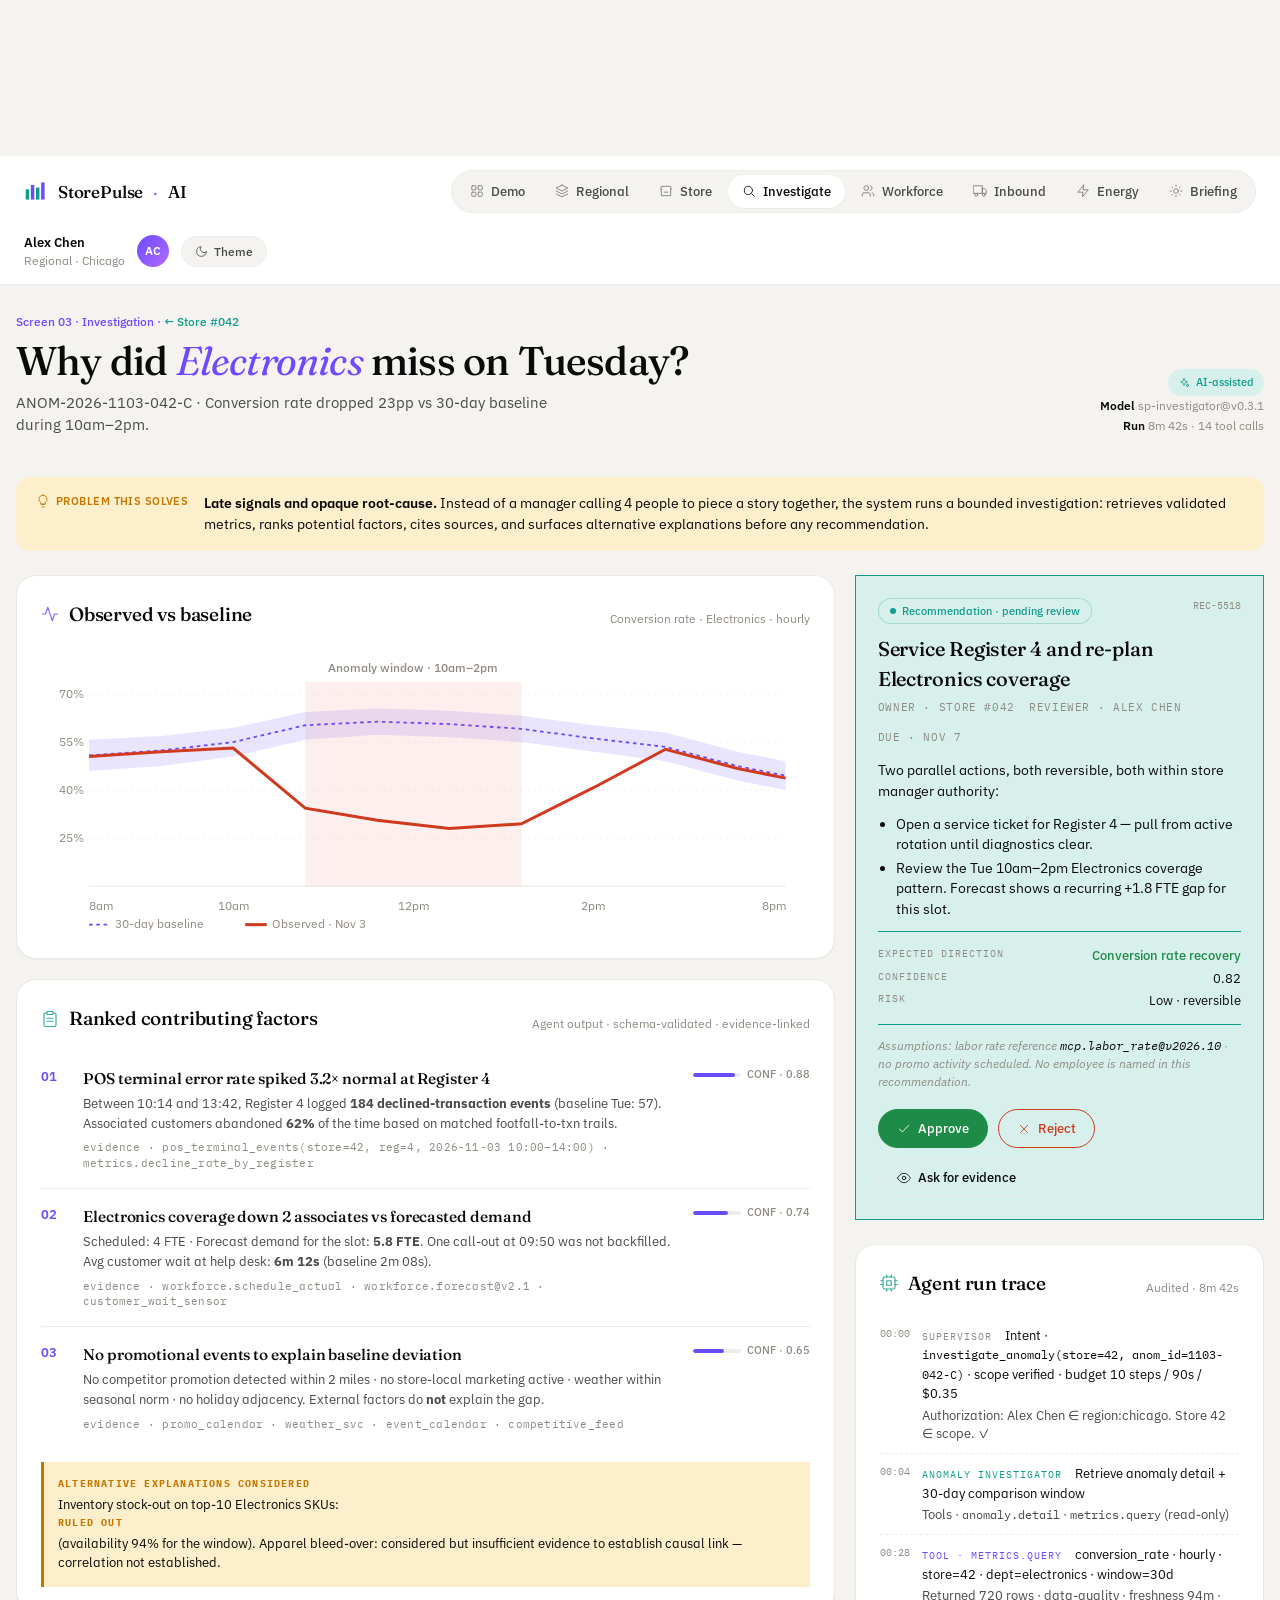
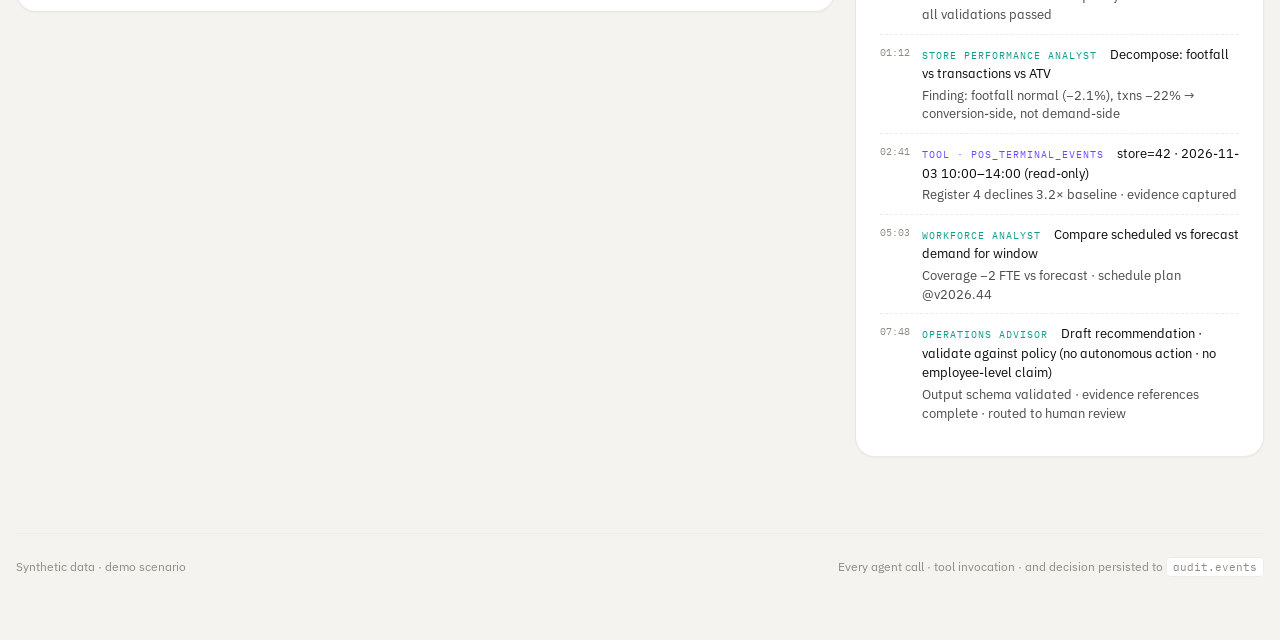
<file: docs/screens/anomaly.html>
<!doctype html>
<html lang="en">
<head>
<meta charset="utf-8">
<meta name="viewport" content="width=device-width, initial-scale=1, viewport-fit=cover">
<title>Investigation · StorePulse-AI</title>
<link rel="stylesheet" href="https://fonts.googleapis.com/css2?family=Fraunces:ital,wght@0,400;0,500;1,400&family=IBM+Plex+Sans:wght@400;500;600&family=IBM+Plex+Mono:wght@400;500&display=swap">
<link rel="stylesheet" href="styles.css">
<style>
  .agent-trace {
    display: grid;
    grid-template-columns: 28px 1fr;
    gap: 14px;
    padding: 10px 0;
    font-size: 13px;
    border-bottom: 1px dashed var(--rule);
  }
  .agent-trace:last-child { border-bottom: 0; }
  .agent-trace .time {
    font-family: var(--f-mono);
    font-size: 10px;
    color: var(--muted);
  }
  .agent-trace .who {
    font-family: var(--f-mono);
    font-size: 10px;
    text-transform: uppercase;
    letter-spacing: 0.1em;
    color: var(--teal);
    margin-right: 10px;
  }
  .agent-trace .who.tool { color: var(--accent); }
  .agent-trace .who.sys { color: var(--muted); }
  .agent-trace p { margin: 2px 0 0; color: var(--ink-soft); font-size: 12.5px; }
  .rec-card {
    padding: 22px;
    background: var(--teal-soft);
    border: 1px solid var(--teal);
  }
  .rec-card h3 {
    font-family: var(--f-display);
    font-weight: 500;
    font-size: 20px;
    letter-spacing: -0.005em;
    margin: 0 0 6px;
  }
  .rec-meta {
    display: flex;
    gap: 14px;
    font-family: var(--f-mono);
    font-size: 10.5px;
    color: var(--muted);
    letter-spacing: 0.06em;
    text-transform: uppercase;
    margin-bottom: 14px;
    flex-wrap: wrap;
  }
  .rec-card ul { margin: 12px 0; padding-left: 18px; font-size: 13.5px; color: var(--ink); }
  .rec-card ul li { margin-bottom: 4px; }
  .rec-actions { display: flex; gap: 10px; margin-top: 18px; flex-wrap: wrap; align-items: center; }
  .rec-note { font-size: 12px; color: var(--muted); font-style: italic; }
  .alt-note {
    padding: 14px;
    background: var(--amber-soft);
    border-left: 3px solid var(--amber);
    font-size: 13px;
    color: var(--ink);
    margin-top: 14px;
  }
  .alt-note strong { font-family: var(--f-mono); font-size: 10px; letter-spacing: 0.12em; text-transform: uppercase; color: var(--amber); display: block; margin-bottom: 4px; }
</style>
</head>
<body>

<svg hidden xmlns="http://www.w3.org/2000/svg"><defs>
<symbol id="i-grid" viewBox="0 0 24 24"><rect x="3" y="3" width="7" height="7" rx="1"/><rect x="14" y="3" width="7" height="7" rx="1"/><rect x="3" y="14" width="7" height="7" rx="1"/><rect x="14" y="14" width="7" height="7" rx="1"/></symbol>
<symbol id="i-store" viewBox="0 0 24 24"><path d="M3 9l1-5h16l1 5"/><path d="M4 9v11h16V9"/><path d="M9 14h6"/></symbol>
<symbol id="i-search" viewBox="0 0 24 24"><circle cx="11" cy="11" r="7"/><path d="M21 21l-4.3-4.3"/></symbol>
<symbol id="i-users" viewBox="0 0 24 24"><path d="M16 21v-2a4 4 0 0 0-4-4H6a4 4 0 0 0-4 4v2"/><circle cx="9" cy="7" r="4"/><path d="M22 21v-2a4 4 0 0 0-3-3.87"/><path d="M16 3.13a4 4 0 0 1 0 7.75"/></symbol>
<symbol id="i-bolt" viewBox="0 0 24 24"><polygon points="13 2 3 14 12 14 11 22 21 10 12 10 13 2"/></symbol>
<symbol id="i-truck" viewBox="0 0 24 24"><rect x="1" y="3" width="15" height="13"/><polygon points="16 8 20 8 23 11 23 16 16 16 16 8"/><circle cx="5.5" cy="18.5" r="2.5"/><circle cx="18.5" cy="18.5" r="2.5"/></symbol>
<symbol id="i-sun" viewBox="0 0 24 24"><circle cx="12" cy="12" r="4"/><path d="M12 2v2M12 20v2M4.93 4.93l1.41 1.41M17.66 17.66l1.41 1.41M2 12h2M20 12h2M4.93 19.07l1.41-1.41M17.66 6.34l1.41-1.41"/></symbol>
<symbol id="i-moon" viewBox="0 0 24 24"><path d="M21 12.79A9 9 0 1 1 11.21 3 7 7 0 0 0 21 12.79z"/></symbol>
<symbol id="i-sparkles" viewBox="0 0 24 24"><path d="M12 3l2 5 5 2-5 2-2 5-2-5-5-2 5-2z"/><path d="M19 14l1 2 2 1-2 1-1 2-1-2-2-1 2-1z"/></symbol>
<symbol id="i-check" viewBox="0 0 24 24"><path d="M20 6L9 17l-5-5"/></symbol>
<symbol id="i-x" viewBox="0 0 24 24"><line x1="18" y1="6" x2="6" y2="18"/><line x1="6" y1="6" x2="18" y2="18"/></symbol>
<symbol id="i-alert" viewBox="0 0 24 24"><path d="M10.29 3.86L1.82 18a2 2 0 0 0 1.71 3h16.94a2 2 0 0 0 1.71-3L13.71 3.86a2 2 0 0 0-3.42 0z"/><line x1="12" y1="9" x2="12" y2="13"/><line x1="12" y1="17" x2="12.01" y2="17"/></symbol>
<symbol id="i-info" viewBox="0 0 24 24"><circle cx="12" cy="12" r="10"/><line x1="12" y1="16" x2="12" y2="12"/><line x1="12" y1="8" x2="12.01" y2="8"/></symbol>
<symbol id="i-eye" viewBox="0 0 24 24"><path d="M1 12s4-8 11-8 11 8 11 8-4 8-11 8-11-8-11-8z"/><circle cx="12" cy="12" r="3"/></symbol>
<symbol id="i-layers" viewBox="0 0 24 24"><polygon points="12 2 2 7 12 12 22 7 12 2"/><polyline points="2 17 12 22 22 17"/><polyline points="2 12 12 17 22 12"/></symbol>
<symbol id="i-pulse" viewBox="0 0 24 24"><path d="M22 12h-4l-3 9L9 3l-3 9H2"/></symbol>
<symbol id="i-target" viewBox="0 0 24 24"><circle cx="12" cy="12" r="10"/><circle cx="12" cy="12" r="6"/><circle cx="12" cy="12" r="2"/></symbol>
<symbol id="i-chart" viewBox="0 0 24 24"><line x1="18" y1="20" x2="18" y2="10"/><line x1="12" y1="20" x2="12" y2="4"/><line x1="6" y1="20" x2="6" y2="14"/><line x1="3" y1="20" x2="21" y2="20"/></symbol>
<symbol id="i-clipboard" viewBox="0 0 24 24"><path d="M16 4h2a2 2 0 0 1 2 2v14a2 2 0 0 1-2 2H6a2 2 0 0 1-2-2V6a2 2 0 0 1 2-2h2"/><rect x="8" y="2" width="8" height="4" rx="1"/><path d="M8 11h8M8 15h8"/></symbol>
<symbol id="i-cpu" viewBox="0 0 24 24"><rect x="4" y="4" width="16" height="16" rx="2"/><rect x="9" y="9" width="6" height="6"/><line x1="9" y1="1" x2="9" y2="4"/><line x1="15" y1="1" x2="15" y2="4"/><line x1="9" y1="20" x2="9" y2="23"/><line x1="15" y1="20" x2="15" y2="23"/><line x1="20" y1="9" x2="23" y2="9"/><line x1="20" y1="14" x2="23" y2="14"/><line x1="1" y1="9" x2="4" y2="9"/><line x1="1" y1="14" x2="4" y2="14"/></symbol>
<symbol id="i-flag" viewBox="0 0 24 24"><path d="M4 15s1-1 4-1 5 2 8 2 4-1 4-1V3s-1 1-4 1-5-2-8-2-4 1-4 1z"/><line x1="4" y1="22" x2="4" y2="15"/></symbol>
<symbol id="i-bulb" viewBox="0 0 24 24"><path d="M9 18h6M10 22h4M12 2a7 7 0 0 0-4 12.74V17h8v-2.26A7 7 0 0 0 12 2z"/></symbol>
<symbol id="i-arrow-right" viewBox="0 0 24 24"><line x1="5" y1="12" x2="19" y2="12"/><polyline points="12 5 19 12 12 19"/></symbol>
<symbol id="i-shield" viewBox="0 0 24 24"><path d="M12 22s8-4 8-10V5l-8-3-8 3v7c0 6 8 10 8 10z"/><path d="M9 12l2 2 4-4"/></symbol>
<symbol id="i-msg" viewBox="0 0 24 24"><path d="M21 15a2 2 0 0 1-2 2H7l-4 4V5a2 2 0 0 1 2-2h14a2 2 0 0 1 2 2z"/></symbol>
<symbol id="i-database" viewBox="0 0 24 24"><ellipse cx="12" cy="5" rx="9" ry="3"/><path d="M21 12c0 1.66-4 3-9 3s-9-1.34-9-3"/><path d="M3 5v14c0 1.66 4 3 9 3s9-1.34 9-3V5"/></symbol>
<symbol id="i-dollar" viewBox="0 0 24 24"><line x1="12" y1="2" x2="12" y2="22"/><path d="M17 5H9.5a3.5 3.5 0 0 0 0 7h5a3.5 3.5 0 0 1 0 7H6"/></symbol>
<symbol id="i-clock" viewBox="0 0 24 24"><circle cx="12" cy="12" r="10"/><polyline points="12 6 12 12 16 14"/></symbol>
</defs></svg>

<nav class="topnav">
  <a href="index.html" class="nav-brand">
    <svg class="nav-mark" viewBox="0 0 28 28" aria-hidden="true">
      <rect x="2" y="12" width="4" height="12" fill="var(--teal)"/>
      <rect x="8" y="7" width="4" height="17" fill="var(--accent)"/>
      <rect x="14" y="10" width="4" height="14" fill="var(--teal)"/>
      <rect x="20" y="4" width="4" height="20" fill="var(--accent)"/>
    </svg>
    StorePulse<em>·</em>AI
  </a>
  <div class="nav-links">
    <a href="index.html" class="nav-link"><svg class="ico"><use href="#i-grid"/></svg>Demo</a>
    <a href="regional.html" class="nav-link"><svg class="ico"><use href="#i-layers"/></svg>Regional</a>
    <a href="store.html" class="nav-link"><svg class="ico"><use href="#i-store"/></svg>Store</a>
    <a href="anomaly.html" class="nav-link active"><svg class="ico"><use href="#i-search"/></svg>Investigate</a>
    <a href="workforce.html" class="nav-link"><svg class="ico"><use href="#i-users"/></svg>Workforce</a>
    <a href="inbound.html" class="nav-link"><svg class="ico"><use href="#i-truck"/></svg>Inbound</a>
    <a href="energy.html" class="nav-link"><svg class="ico"><use href="#i-bolt"/></svg>Energy</a>
    <a href="briefing.html" class="nav-link"><svg class="ico"><use href="#i-sun"/></svg>Briefing</a>
  </div>
  <div class="nav-user">
    <div class="who"><strong>Alex Chen</strong>Regional · Chicago</div>
    <div class="avatar">AC</div>
    <button class="theme-btn" id="themeBtn"><svg class="ico"><use href="#i-sun"/></svg>Theme</button>
  </div>
</nav>

<div class="wrap">
  <div class="page-head">
    <div>
      <div class="page-eyebrow">Screen 03 · Investigation · <a href="store.html" style="color:var(--teal); text-decoration:none;">← Store #042</a></div>
      <h1 class="page-title">Why did <em>Electronics</em> miss on Tuesday?</h1>
      <div class="page-sub">ANOM-2026-1103-042-C · Conversion rate dropped 23pp vs 30-day baseline during 10am–2pm.</div>
    </div>
    <div class="page-meta">
      <span class="ai-badge"><svg class="ico"><use href="#i-sparkles"/></svg>AI-assisted</span><br>
      <strong>Model</strong> sp-investigator@v0.3.1<br>
      <strong>Run</strong> 8m 42s · 14 tool calls
    </div>
  </div>

  <div class="problem-banner">
    <span class="tag"><svg class="ico"><use href="#i-bulb"/></svg>Problem this solves</span>
    <p><strong>Late signals and opaque root-cause.</strong> Instead of a manager calling 4 people to piece a story together, the system runs a bounded investigation: retrieves validated metrics, ranks potential factors, cites sources, and surfaces alternative explanations before any recommendation.</p>
  </div>

  <div class="split">
    <div>
      <div class="panel">
        <div class="panel-head">
          <h2 class="panel-h"><svg class="ico"><use href="#i-pulse"/></svg>Observed vs baseline</h2>
          <div class="panel-sub">Conversion rate · Electronics · hourly</div>
        </div>
        <svg class="chart" viewBox="0 0 640 240">
          <line class="axis" x1="40" y1="200" x2="620" y2="200"/>
          <g class="grid">
            <line x1="40" y1="160" x2="620" y2="160"/>
            <line x1="40" y1="120" x2="620" y2="120"/>
            <line x1="40" y1="80" x2="620" y2="80"/>
            <line x1="40" y1="40" x2="620" y2="40"/>
          </g>
          <!-- Baseline band (30-day avg ± 1σ) -->
          <path d="M 40,78 L 100,75 L 160,68 L 220,55 L 280,52 L 340,54 L 400,58 L 460,66 L 520,72 L 580,88 L 620,96 L 620,120 L 580,112 L 520,96 L 460,88 L 400,80 L 340,76 L 280,74 L 220,78 L 160,92 L 100,100 L 40,104 Z"
            fill="var(--accent)" opacity="0.14"/>
          <!-- Baseline median line -->
          <polyline fill="none" stroke="var(--accent)" stroke-width="1.5" stroke-dasharray="3 3"
            points="40,91 100,87 160,80 220,66 280,63 340,65 400,69 460,77 520,84 580,100 620,108"/>
          <!-- Observed -->
          <polyline fill="none" stroke="var(--critical)" stroke-width="2.5"
            points="40,92 100,88 160,85 220,135 280,145 340,152 400,148 460,118 520,86 580,102 620,110"/>
          <!-- Anomaly window shade -->
          <rect x="220" y="30" width="180" height="170" fill="var(--critical)" opacity="0.08"/>
          <text x="310" y="22" text-anchor="middle" fill="var(--critical)" font-weight="500">Anomaly window · 10am–2pm</text>
          <!-- Y labels -->
          <text x="36" y="43" text-anchor="end">70%</text>
          <text x="36" y="83" text-anchor="end">55%</text>
          <text x="36" y="123" text-anchor="end">40%</text>
          <text x="36" y="163" text-anchor="end">25%</text>
          <!-- X labels -->
          <text x="40" y="220" text-anchor="start">8am</text>
          <text x="160" y="220" text-anchor="middle">10am</text>
          <text x="310" y="220" text-anchor="middle">12pm</text>
          <text x="460" y="220" text-anchor="middle">2pm</text>
          <text x="620" y="220" text-anchor="end">8pm</text>
          <!-- Legend -->
          <g transform="translate(40,232)">
            <line x1="0" y1="0" x2="18" y2="0" stroke="var(--accent)" stroke-width="1.5" stroke-dasharray="3 3"/>
            <text x="22" y="3" fill="var(--muted)">30-day baseline</text>
            <line x1="130" y1="0" x2="148" y2="0" stroke="var(--critical)" stroke-width="2.5"/>
            <text x="152" y="3" fill="var(--muted)">Observed · Nov 3</text>
          </g>
        </svg>
      </div>

      <div class="panel">
        <div class="panel-head">
          <h2 class="panel-h"><svg class="ico teal"><use href="#i-clipboard"/></svg>Ranked contributing factors</h2>
          <div class="panel-sub">Agent output · schema-validated · evidence-linked</div>
        </div>
        <ul class="evidence-list">
          <li>
            <span class="rank">01</span>
            <div class="body">
              <h4>POS terminal error rate spiked 3.2× normal at Register 4</h4>
              <p>Between 10:14 and 13:42, Register 4 logged <strong>184 declined-transaction events</strong> (baseline Tue: 57). Associated customers abandoned <strong>62%</strong> of the time based on matched footfall-to-txn trails.</p>
              <span class="cite">evidence · pos_terminal_events(store=42, reg=4, 2026-11-03 10:00–14:00) · metrics.decline_rate_by_register</span>
            </div>
            <div class="conf">
              <span class="bar" style="--w: 88%;"></span>CONF · 0.88
            </div>
          </li>
          <li>
            <span class="rank">02</span>
            <div class="body">
              <h4>Electronics coverage down 2 associates vs forecasted demand</h4>
              <p>Scheduled: 4 FTE · Forecast demand for the slot: <strong>5.8 FTE</strong>. One call-out at 09:50 was not backfilled. Avg customer wait at help desk: <strong>6m 12s</strong> (baseline 2m 08s).</p>
              <span class="cite">evidence · workforce.schedule_actual · workforce.forecast@v2.1 · customer_wait_sensor</span>
            </div>
            <div class="conf">
              <span class="bar" style="--w: 74%;"></span>CONF · 0.74
            </div>
          </li>
          <li>
            <span class="rank">03</span>
            <div class="body">
              <h4>No promotional events to explain baseline deviation</h4>
              <p>No competitor promotion detected within 2 miles · no store-local marketing active · weather within seasonal norm · no holiday adjacency. External factors do <strong>not</strong> explain the gap.</p>
              <span class="cite">evidence · promo_calendar · weather_svc · event_calendar · competitive_feed</span>
            </div>
            <div class="conf">
              <span class="bar" style="--w: 65%;"></span>CONF · 0.65
            </div>
          </li>
        </ul>
        <div class="alt-note">
          <strong>Alternative explanations considered</strong>
          Inventory stock-out on top-10 Electronics SKUs: <strong>ruled out</strong> (availability 94% for the window). Apparel bleed-over: considered but insufficient evidence to establish causal link — correlation not established.
        </div>
      </div>
    </div>

    <div>
      <div class="rec-card">
        <div style="display:flex; justify-content:space-between; align-items:flex-start; gap:12px; margin-bottom:10px;">
          <span class="pill ai"><span class="dot"></span>Recommendation · pending review</span>
          <span style="font-family:var(--f-mono); font-size:10px; color:var(--muted);">REC-5518</span>
        </div>
        <h3>Service Register 4 and re-plan Electronics coverage</h3>
        <div class="rec-meta">
          <span>Owner · Store #042</span>
          <span>Reviewer · Alex Chen</span>
          <span>Due · Nov 7</span>
        </div>
        <p style="margin:0; color:var(--ink); font-size:14px;">Two parallel actions, both reversible, both within store manager authority:</p>
        <ul>
          <li>Open a service ticket for Register 4 — pull from active rotation until diagnostics clear.</li>
          <li>Review the Tue 10am–2pm Electronics coverage pattern. Forecast shows a recurring +1.8 FTE gap for this slot.</li>
        </ul>
        <div style="padding: 10px 0; border-top: 1px solid var(--teal); border-bottom: 1px solid var(--teal); margin: 12px 0; font-size:12.5px;">
          <div style="display:flex; justify-content:space-between; margin:4px 0;"><span style="color:var(--muted); font-family:var(--f-mono); font-size:10px; text-transform:uppercase; letter-spacing:0.1em;">Expected direction</span><span style="color:var(--good); font-weight:500;">Conversion rate recovery</span></div>
          <div style="display:flex; justify-content:space-between; margin:4px 0;"><span style="color:var(--muted); font-family:var(--f-mono); font-size:10px; text-transform:uppercase; letter-spacing:0.1em;">Confidence</span><span>0.82</span></div>
          <div style="display:flex; justify-content:space-between; margin:4px 0;"><span style="color:var(--muted); font-family:var(--f-mono); font-size:10px; text-transform:uppercase; letter-spacing:0.1em;">Risk</span><span>Low · reversible</span></div>
        </div>
        <div class="rec-note">
          Assumptions: labor rate reference <code style="font-family:var(--f-mono); color:var(--ink);">mcp.labor_rate@v2026.10</code> · no promo activity scheduled. No employee is named in this recommendation.
        </div>
        <div class="rec-actions">
          <button class="btn good"><svg class="ico"><use href="#i-check"/></svg>Approve</button>
          <button class="btn crit"><svg class="ico"><use href="#i-x"/></svg>Reject</button>
          <button class="btn ghost"><svg class="ico"><use href="#i-eye"/></svg>Ask for evidence</button>
        </div>
      </div>

      <div class="panel" style="margin-top:24px;">
        <div class="panel-head">
          <h2 class="panel-h"><svg class="ico teal"><use href="#i-cpu"/></svg>Agent run trace</h2>
          <div class="panel-sub">Audited · 8m 42s</div>
        </div>
        <div class="agent-trace">
          <span class="time">00:00</span>
          <div>
            <span class="who sys">Supervisor</span>
            Intent · <code style="font-family:var(--f-mono); font-size:12px;">investigate_anomaly(store=42, anom_id=1103-042-C)</code> · scope verified · budget 10 steps / 90s / $0.35
            <p>Authorization: Alex Chen ∈ region:chicago. Store 42 ∈ scope. ✓</p>
          </div>
        </div>
        <div class="agent-trace">
          <span class="time">00:04</span>
          <div>
            <span class="who">Anomaly Investigator</span>
            Retrieve anomaly detail + 30-day comparison window
            <p>Tools · <code style="font-family:var(--f-mono); font-size:12px;">anomaly.detail</code> · <code style="font-family:var(--f-mono); font-size:12px;">metrics.query</code> (read-only)</p>
          </div>
        </div>
        <div class="agent-trace">
          <span class="time">00:28</span>
          <div>
            <span class="who tool">Tool · metrics.query</span>
            conversion_rate · hourly · store=42 · dept=electronics · window=30d
            <p>Returned 720 rows · data-quality · freshness 94m · all validations passed</p>
          </div>
        </div>
        <div class="agent-trace">
          <span class="time">01:12</span>
          <div>
            <span class="who">Store Performance Analyst</span>
            Decompose: footfall vs transactions vs ATV
            <p>Finding: footfall normal (−2.1%), txns −22% → conversion-side, not demand-side</p>
          </div>
        </div>
        <div class="agent-trace">
          <span class="time">02:41</span>
          <div>
            <span class="who tool">Tool · pos_terminal_events</span>
            store=42 · 2026-11-03 10:00–14:00 (read-only)
            <p>Register 4 declines 3.2× baseline · evidence captured</p>
          </div>
        </div>
        <div class="agent-trace">
          <span class="time">05:03</span>
          <div>
            <span class="who">Workforce Analyst</span>
            Compare scheduled vs forecast demand for window
            <p>Coverage −2 FTE vs forecast · schedule plan @v2026.44</p>
          </div>
        </div>
        <div class="agent-trace">
          <span class="time">07:48</span>
          <div>
            <span class="who">Operations Advisor</span>
            Draft recommendation · validate against policy (no autonomous action · no employee-level claim)
            <p>Output schema validated · evidence references complete · routed to human review</p>
          </div>
        </div>
      </div>
    </div>
  </div>

  <div class="foot">
    <div>Synthetic data · demo scenario</div>
    <div>Every agent call · tool invocation · and decision persisted to <code style="font-family:var(--f-mono);">audit.events</code></div>
  </div>
</div>

<script>
  (function () {
    var btn = document.getElementById('themeBtn');
    if (!btn) return;
    var root = document.documentElement;
    try { var s = localStorage.getItem('sp_theme'); if (s === 'dark' || s === 'light') root.setAttribute('data-theme', s); } catch (e) {}
    function syncIcon() {
      var cur = root.getAttribute('data-theme');
      var isDark = cur === 'dark' || (cur !== 'light' && window.matchMedia('(prefers-color-scheme: dark)').matches);
      var use = btn.querySelector('use');
      if (use) use.setAttribute('href', isDark ? '#i-sun' : '#i-moon');
    }
    syncIcon();
    btn.addEventListener('click', function () {
      var cur = root.getAttribute('data-theme');
      var isDark = cur === 'dark' ? false : (cur === 'light' ? true : !window.matchMedia('(prefers-color-scheme: dark)').matches);
      var next = isDark ? 'dark' : 'light';
      root.setAttribute('data-theme', next);
      try { localStorage.setItem('sp_theme', next); } catch (e) {}
      syncIcon();
    });
  })();
</script>
</body>
</html>
</file>
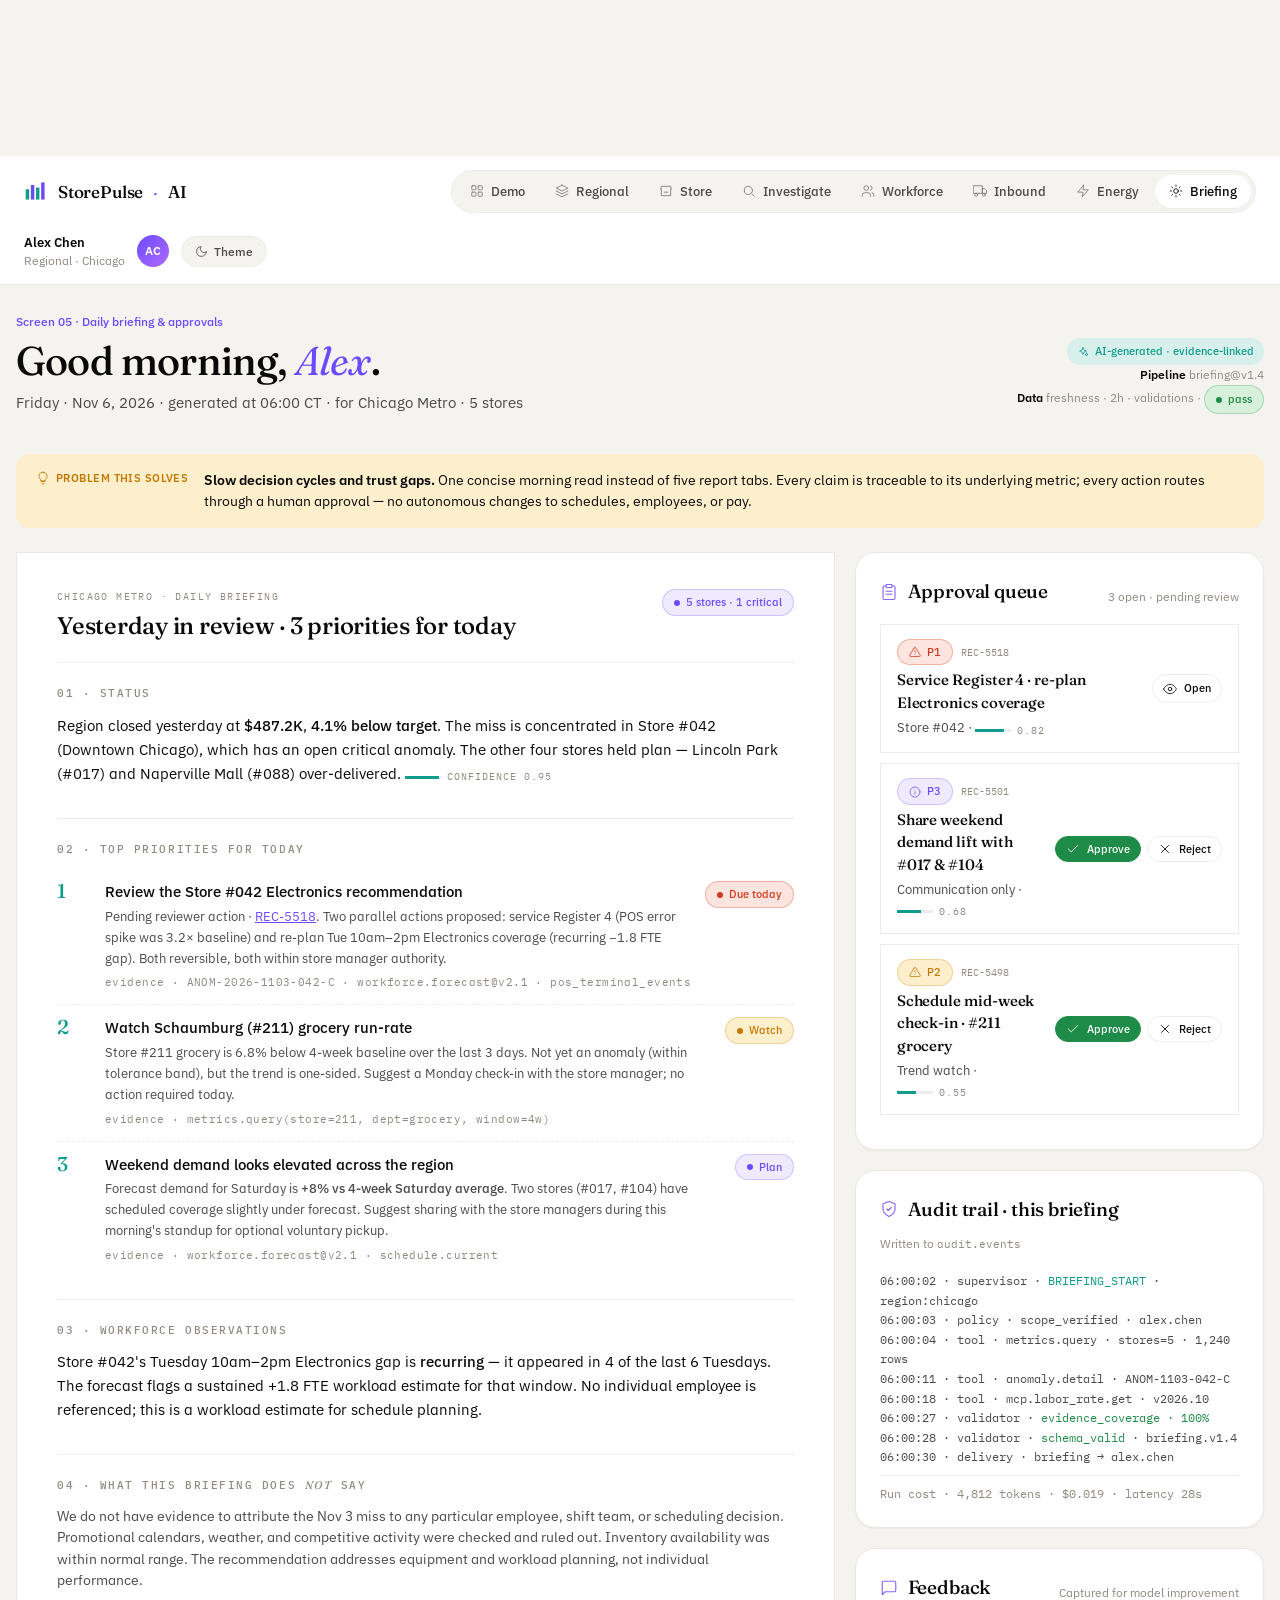
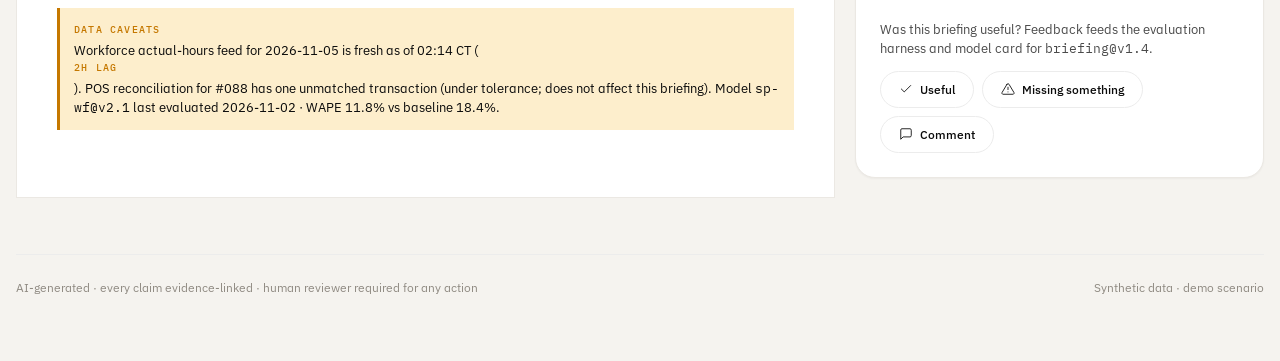
<file: docs/screens/briefing.html>
<!doctype html>
<html lang="en">
<head>
<meta charset="utf-8">
<meta name="viewport" content="width=device-width, initial-scale=1, viewport-fit=cover">
<title>Daily Briefing · StorePulse-AI</title>
<link rel="stylesheet" href="https://fonts.googleapis.com/css2?family=Fraunces:ital,wght@0,400;0,500;1,400&family=IBM+Plex+Sans:wght@400;500;600&family=IBM+Plex+Mono:wght@400;500&display=swap">
<link rel="stylesheet" href="styles.css">
<style>
  .briefing-doc {
    background: var(--paper-raised);
    border: 1px solid var(--paper-edge);
    padding: 36px 40px;
  }
  @media (max-width: 640px) { .briefing-doc { padding: 24px; } }
  .briefing-header {
    display: flex;
    justify-content: space-between;
    align-items: flex-start;
    padding-bottom: 18px;
    border-bottom: 1px solid var(--rule);
    gap: 20px;
    flex-wrap: wrap;
  }
  .briefing-header h2 {
    font-family: var(--f-display);
    font-weight: 500;
    font-size: 24px;
    letter-spacing: -0.01em;
    margin: 4px 0 0;
  }
  .briefing-section {
    padding: 22px 0;
    border-bottom: 1px solid var(--rule);
  }
  .briefing-section:last-of-type { border-bottom: 0; }
  .briefing-section h3 {
    font-family: var(--f-mono);
    font-size: 11px;
    text-transform: uppercase;
    letter-spacing: 0.14em;
    color: var(--muted);
    margin: 0 0 12px;
    font-weight: 500;
  }
  .briefing-section p {
    margin: 0 0 10px;
    font-size: 15px;
    line-height: 1.6;
    color: var(--ink);
  }
  .briefing-section strong { font-weight: 500; }
  .priority-list { list-style: none; padding: 0; margin: 10px 0 0; }
  .priority-list li {
    padding: 12px 0;
    border-bottom: 1px dashed var(--rule);
    display: grid;
    grid-template-columns: 36px 1fr auto;
    gap: 12px;
    align-items: start;
  }
  .priority-list li:last-child { border-bottom: 0; }
  .priority-list .n {
    font-family: var(--f-display);
    font-size: 20px;
    color: var(--teal);
    font-weight: 500;
    line-height: 1;
  }
  .priority-list h4 {
    margin: 0 0 4px;
    font-family: var(--f-body);
    font-weight: 500;
    font-size: 14.5px;
    color: var(--ink);
  }
  .priority-list p { margin: 0; font-size: 13px; color: var(--ink-soft); }
  .priority-list .cite {
    font-family: var(--f-mono);
    font-size: 10.5px;
    color: var(--muted);
    letter-spacing: 0.04em;
    margin-top: 6px;
    display: inline-block;
  }
  .queue-item {
    padding: 14px 16px;
    border: 1px solid var(--rule);
    margin-bottom: 10px;
    display: grid;
    grid-template-columns: 1fr auto;
    gap: 12px;
    align-items: center;
  }
  .queue-item .q-body h4 {
    margin: 0 0 4px;
    font-family: var(--f-display);
    font-size: 15px;
    font-weight: 500;
    letter-spacing: -0.005em;
  }
  .queue-item .q-body p { margin: 0; font-size: 12.5px; color: var(--ink-soft); }
  .queue-item .q-actions { display: flex; gap: 6px; flex-wrap: wrap; }
  .queue-item .q-actions .btn { padding: 5px 10px; font-size: 11px; }
  .conf-inline {
    display: inline-flex;
    align-items: center;
    gap: 6px;
    font-family: var(--f-mono);
    font-size: 10px;
    text-transform: uppercase;
    letter-spacing: 0.1em;
    color: var(--muted);
  }
  .conf-inline .bar { width: 36px; height: 3px; background: var(--rule); position: relative; overflow: hidden; }
  .conf-inline .bar::before { content: ""; position: absolute; inset: 0; background: var(--teal); width: var(--w, 50%); }
  .limits {
    padding: 14px;
    background: var(--amber-soft);
    border-left: 3px solid var(--amber);
    font-size: 12.5px;
    color: var(--ink);
    margin-top: 16px;
  }
  .limits strong { font-family: var(--f-mono); font-size: 10px; letter-spacing: 0.12em; text-transform: uppercase; color: var(--amber); display: block; margin-bottom: 4px; }
</style>
</head>
<body>

<svg hidden xmlns="http://www.w3.org/2000/svg"><defs>
<symbol id="i-grid" viewBox="0 0 24 24"><rect x="3" y="3" width="7" height="7" rx="1"/><rect x="14" y="3" width="7" height="7" rx="1"/><rect x="3" y="14" width="7" height="7" rx="1"/><rect x="14" y="14" width="7" height="7" rx="1"/></symbol>
<symbol id="i-store" viewBox="0 0 24 24"><path d="M3 9l1-5h16l1 5"/><path d="M4 9v11h16V9"/><path d="M9 14h6"/></symbol>
<symbol id="i-search" viewBox="0 0 24 24"><circle cx="11" cy="11" r="7"/><path d="M21 21l-4.3-4.3"/></symbol>
<symbol id="i-users" viewBox="0 0 24 24"><path d="M16 21v-2a4 4 0 0 0-4-4H6a4 4 0 0 0-4 4v2"/><circle cx="9" cy="7" r="4"/><path d="M22 21v-2a4 4 0 0 0-3-3.87"/><path d="M16 3.13a4 4 0 0 1 0 7.75"/></symbol>
<symbol id="i-bolt" viewBox="0 0 24 24"><polygon points="13 2 3 14 12 14 11 22 21 10 12 10 13 2"/></symbol>
<symbol id="i-truck" viewBox="0 0 24 24"><rect x="1" y="3" width="15" height="13"/><polygon points="16 8 20 8 23 11 23 16 16 16 16 8"/><circle cx="5.5" cy="18.5" r="2.5"/><circle cx="18.5" cy="18.5" r="2.5"/></symbol>
<symbol id="i-sun" viewBox="0 0 24 24"><circle cx="12" cy="12" r="4"/><path d="M12 2v2M12 20v2M4.93 4.93l1.41 1.41M17.66 17.66l1.41 1.41M2 12h2M20 12h2M4.93 19.07l1.41-1.41M17.66 6.34l1.41-1.41"/></symbol>
<symbol id="i-moon" viewBox="0 0 24 24"><path d="M21 12.79A9 9 0 1 1 11.21 3 7 7 0 0 0 21 12.79z"/></symbol>
<symbol id="i-sparkles" viewBox="0 0 24 24"><path d="M12 3l2 5 5 2-5 2-2 5-2-5-5-2 5-2z"/><path d="M19 14l1 2 2 1-2 1-1 2-1-2-2-1 2-1z"/></symbol>
<symbol id="i-check" viewBox="0 0 24 24"><path d="M20 6L9 17l-5-5"/></symbol>
<symbol id="i-x" viewBox="0 0 24 24"><line x1="18" y1="6" x2="6" y2="18"/><line x1="6" y1="6" x2="18" y2="18"/></symbol>
<symbol id="i-alert" viewBox="0 0 24 24"><path d="M10.29 3.86L1.82 18a2 2 0 0 0 1.71 3h16.94a2 2 0 0 0 1.71-3L13.71 3.86a2 2 0 0 0-3.42 0z"/><line x1="12" y1="9" x2="12" y2="13"/><line x1="12" y1="17" x2="12.01" y2="17"/></symbol>
<symbol id="i-info" viewBox="0 0 24 24"><circle cx="12" cy="12" r="10"/><line x1="12" y1="16" x2="12" y2="12"/><line x1="12" y1="8" x2="12.01" y2="8"/></symbol>
<symbol id="i-eye" viewBox="0 0 24 24"><path d="M1 12s4-8 11-8 11 8 11 8-4 8-11 8-11-8-11-8z"/><circle cx="12" cy="12" r="3"/></symbol>
<symbol id="i-layers" viewBox="0 0 24 24"><polygon points="12 2 2 7 12 12 22 7 12 2"/><polyline points="2 17 12 22 22 17"/><polyline points="2 12 12 17 22 12"/></symbol>
<symbol id="i-clipboard" viewBox="0 0 24 24"><path d="M16 4h2a2 2 0 0 1 2 2v14a2 2 0 0 1-2 2H6a2 2 0 0 1-2-2V6a2 2 0 0 1 2-2h2"/><rect x="8" y="2" width="8" height="4" rx="1"/><path d="M8 11h8M8 15h8"/></symbol>
<symbol id="i-flag" viewBox="0 0 24 24"><path d="M4 15s1-1 4-1 5 2 8 2 4-1 4-1V3s-1 1-4 1-5-2-8-2-4 1-4 1z"/><line x1="4" y1="22" x2="4" y2="15"/></symbol>
<symbol id="i-bulb" viewBox="0 0 24 24"><path d="M9 18h6M10 22h4M12 2a7 7 0 0 0-4 12.74V17h8v-2.26A7 7 0 0 0 12 2z"/></symbol>
<symbol id="i-arrow-right" viewBox="0 0 24 24"><line x1="5" y1="12" x2="19" y2="12"/><polyline points="12 5 19 12 12 19"/></symbol>
<symbol id="i-shield" viewBox="0 0 24 24"><path d="M12 22s8-4 8-10V5l-8-3-8 3v7c0 6 8 10 8 10z"/><path d="M9 12l2 2 4-4"/></symbol>
<symbol id="i-msg" viewBox="0 0 24 24"><path d="M21 15a2 2 0 0 1-2 2H7l-4 4V5a2 2 0 0 1 2-2h14a2 2 0 0 1 2 2z"/></symbol>
<symbol id="i-database" viewBox="0 0 24 24"><ellipse cx="12" cy="5" rx="9" ry="3"/><path d="M21 12c0 1.66-4 3-9 3s-9-1.34-9-3"/><path d="M3 5v14c0 1.66 4 3 9 3s9-1.34 9-3V5"/></symbol>
<symbol id="i-clock" viewBox="0 0 24 24"><circle cx="12" cy="12" r="10"/><polyline points="12 6 12 12 16 14"/></symbol>
<symbol id="i-coffee" viewBox="0 0 24 24"><path d="M18 8h1a4 4 0 0 1 0 8h-1"/><path d="M2 8h16v9a4 4 0 0 1-4 4H6a4 4 0 0 1-4-4V8z"/><line x1="6" y1="1" x2="6" y2="4"/><line x1="10" y1="1" x2="10" y2="4"/><line x1="14" y1="1" x2="14" y2="4"/></symbol>
</defs></svg>

<nav class="topnav">
  <a href="index.html" class="nav-brand">
    <svg class="nav-mark" viewBox="0 0 28 28" aria-hidden="true">
      <rect x="2" y="12" width="4" height="12" fill="var(--teal)"/>
      <rect x="8" y="7" width="4" height="17" fill="var(--accent)"/>
      <rect x="14" y="10" width="4" height="14" fill="var(--teal)"/>
      <rect x="20" y="4" width="4" height="20" fill="var(--accent)"/>
    </svg>
    StorePulse<em>·</em>AI
  </a>
  <div class="nav-links">
    <a href="index.html" class="nav-link"><svg class="ico"><use href="#i-grid"/></svg>Demo</a>
    <a href="regional.html" class="nav-link"><svg class="ico"><use href="#i-layers"/></svg>Regional</a>
    <a href="store.html" class="nav-link"><svg class="ico"><use href="#i-store"/></svg>Store</a>
    <a href="anomaly.html" class="nav-link"><svg class="ico"><use href="#i-search"/></svg>Investigate</a>
    <a href="workforce.html" class="nav-link"><svg class="ico"><use href="#i-users"/></svg>Workforce</a>
    <a href="inbound.html" class="nav-link"><svg class="ico"><use href="#i-truck"/></svg>Inbound</a>
    <a href="energy.html" class="nav-link"><svg class="ico"><use href="#i-bolt"/></svg>Energy</a>
    <a href="briefing.html" class="nav-link active"><svg class="ico"><use href="#i-sun"/></svg>Briefing</a>
  </div>
  <div class="nav-user">
    <div class="who"><strong>Alex Chen</strong>Regional · Chicago</div>
    <div class="avatar">AC</div>
    <button class="theme-btn" id="themeBtn"><svg class="ico"><use href="#i-sun"/></svg>Theme</button>
  </div>
</nav>

<div class="wrap">
  <div class="page-head">
    <div>
      <div class="page-eyebrow">Screen 05 · Daily briefing &amp; approvals</div>
      <h1 class="page-title">Good morning, <em>Alex</em>.</h1>
      <div class="page-sub">Friday · Nov 6, 2026 · generated at 06:00 CT · for Chicago Metro · 5 stores</div>
    </div>
    <div class="page-meta">
      <span class="ai-badge"><svg class="ico"><use href="#i-sparkles"/></svg>AI-generated · evidence-linked</span><br>
      <strong>Pipeline</strong> briefing@v1.4<br>
      <strong>Data</strong> freshness · 2h · validations · <span class="pill good"><span class="dot"></span>pass</span>
    </div>
  </div>

  <div class="problem-banner">
    <span class="tag"><svg class="ico"><use href="#i-bulb"/></svg>Problem this solves</span>
    <p><strong>Slow decision cycles and trust gaps.</strong> One concise morning read instead of five report tabs. Every claim is traceable to its underlying metric; every action routes through a human approval — no autonomous changes to schedules, employees, or pay.</p>
  </div>

  <div class="split">
    <div class="briefing-doc">
      <div class="briefing-header">
        <div>
          <div style="font-family: var(--f-mono); font-size: 10px; letter-spacing: 0.14em; text-transform: uppercase; color: var(--muted);">Chicago Metro · daily briefing</div>
          <h2>Yesterday in review · 3 priorities for today</h2>
        </div>
        <div>
          <span class="pill info"><span class="dot"></span>5 stores · 1 critical</span>
        </div>
      </div>

      <div class="briefing-section">
        <h3>01 · Status</h3>
        <p>Region closed yesterday at <strong>$487.2K</strong>, <strong>4.1% below target</strong>. The miss is concentrated in Store #042 (Downtown Chicago), which has an open critical anomaly. The other four stores held plan — Lincoln Park (#017) and Naperville Mall (#088) over-delivered. <span class="conf-inline"><span class="bar" style="--w: 95%;"></span>Confidence 0.95</span></p>
      </div>

      <div class="briefing-section">
        <h3>02 · Top priorities for today</h3>
        <ol class="priority-list">
          <li>
            <span class="n">1</span>
            <div>
              <h4>Review the Store #042 Electronics recommendation</h4>
              <p>Pending reviewer action · <a href="anomaly.html" style="color:var(--accent);">REC-5518</a>. Two parallel actions proposed: service Register 4 (POS error spike was 3.2× baseline) and re-plan Tue 10am–2pm Electronics coverage (recurring −1.8 FTE gap). Both reversible, both within store manager authority.</p>
              <span class="cite">evidence · ANOM-2026-1103-042-C · workforce.forecast@v2.1 · pos_terminal_events</span>
            </div>
            <span class="pill crit"><span class="dot"></span>Due today</span>
          </li>
          <li>
            <span class="n">2</span>
            <div>
              <h4>Watch Schaumburg (#211) grocery run-rate</h4>
              <p>Store #211 grocery is 6.8% below 4-week baseline over the last 3 days. Not yet an anomaly (within tolerance band), but the trend is one-sided. Suggest a Monday check-in with the store manager; no action required today.</p>
              <span class="cite">evidence · metrics.query(store=211, dept=grocery, window=4w)</span>
            </div>
            <span class="pill warn"><span class="dot"></span>Watch</span>
          </li>
          <li>
            <span class="n">3</span>
            <div>
              <h4>Weekend demand looks elevated across the region</h4>
              <p>Forecast demand for Saturday is <strong>+8% vs 4-week Saturday average</strong>. Two stores (#017, #104) have scheduled coverage slightly under forecast. Suggest sharing with the store managers during this morning's standup for optional voluntary pickup.</p>
              <span class="cite">evidence · workforce.forecast@v2.1 · schedule.current</span>
            </div>
            <span class="pill info"><span class="dot"></span>Plan</span>
          </li>
        </ol>
      </div>

      <div class="briefing-section">
        <h3>03 · Workforce observations</h3>
        <p>Store #042's Tuesday 10am–2pm Electronics gap is <strong>recurring</strong> — it appeared in 4 of the last 6 Tuesdays. The forecast flags a sustained +1.8 FTE workload estimate for that window. No individual employee is referenced; this is a workload estimate for schedule planning.</p>
      </div>

      <div class="briefing-section">
        <h3>04 · What this briefing does <em style="font-family:var(--f-display);">not</em> say</h3>
        <p style="color: var(--ink-soft); font-size: 13.5px;">We do not have evidence to attribute the Nov 3 miss to any particular employee, shift team, or scheduling decision. Promotional calendars, weather, and competitive activity were checked and ruled out. Inventory availability was within normal range. The recommendation addresses equipment and workload planning, not individual performance.</p>
        <div class="limits">
          <strong>Data caveats</strong>
          Workforce actual-hours feed for 2026-11-05 is fresh as of 02:14 CT (<strong>2h lag</strong>). POS reconciliation for #088 has one unmatched transaction (under tolerance; does not affect this briefing). Model <code style="font-family:var(--f-mono);">sp-wf@v2.1</code> last evaluated 2026-11-02 · WAPE 11.8% vs baseline 18.4%.
        </div>
      </div>
    </div>

    <div>
      <div class="panel">
        <div class="panel-head">
          <h2 class="panel-h"><svg class="ico"><use href="#i-clipboard"/></svg>Approval queue</h2>
          <div class="panel-sub">3 open · pending review</div>
        </div>
        <div class="queue-item">
          <div class="q-body">
            <div style="display:flex; gap:8px; align-items:center; margin-bottom:4px;">
              <span class="pill crit"><svg class="ico"><use href="#i-alert"/></svg>P1</span>
              <span style="font-family:var(--f-mono); font-size:10px; color:var(--muted);">REC-5518</span>
            </div>
            <h4>Service Register 4 · re-plan Electronics coverage</h4>
            <p>Store #042 · <span class="conf-inline"><span class="bar" style="--w: 82%;"></span>0.82</span></p>
          </div>
          <div class="q-actions">
            <a href="anomaly.html" class="btn ghost"><svg class="ico"><use href="#i-eye"/></svg>Open</a>
          </div>
        </div>
        <div class="queue-item">
          <div class="q-body">
            <div style="display:flex; gap:8px; align-items:center; margin-bottom:4px;">
              <span class="pill info"><svg class="ico"><use href="#i-info"/></svg>P3</span>
              <span style="font-family:var(--f-mono); font-size:10px; color:var(--muted);">REC-5501</span>
            </div>
            <h4>Share weekend demand lift with #017 &amp; #104</h4>
            <p>Communication only · <span class="conf-inline"><span class="bar" style="--w: 68%;"></span>0.68</span></p>
          </div>
          <div class="q-actions">
            <button class="btn good" style="padding:5px 10px; font-size:11px;"><svg class="ico"><use href="#i-check"/></svg>Approve</button>
            <button class="btn ghost" style="padding:5px 10px; font-size:11px;"><svg class="ico"><use href="#i-x"/></svg>Reject</button>
          </div>
        </div>
        <div class="queue-item">
          <div class="q-body">
            <div style="display:flex; gap:8px; align-items:center; margin-bottom:4px;">
              <span class="pill warn"><svg class="ico"><use href="#i-alert"/></svg>P2</span>
              <span style="font-family:var(--f-mono); font-size:10px; color:var(--muted);">REC-5498</span>
            </div>
            <h4>Schedule mid-week check-in · #211 grocery</h4>
            <p>Trend watch · <span class="conf-inline"><span class="bar" style="--w: 55%;"></span>0.55</span></p>
          </div>
          <div class="q-actions">
            <button class="btn good" style="padding:5px 10px; font-size:11px;"><svg class="ico"><use href="#i-check"/></svg>Approve</button>
            <button class="btn ghost" style="padding:5px 10px; font-size:11px;"><svg class="ico"><use href="#i-x"/></svg>Reject</button>
          </div>
        </div>
      </div>

      <div class="panel">
        <div class="panel-head">
          <h2 class="panel-h"><svg class="ico"><use href="#i-shield"/></svg>Audit trail · this briefing</h2>
          <div class="panel-sub">Written to <code style="font-family:var(--f-mono); font-size:11px;">audit.events</code></div>
        </div>
        <div style="font-family: var(--f-mono); font-size: 11.5px; color: var(--ink-soft); line-height: 1.7;">
          <div>06:00:02 · supervisor · <span style="color:var(--teal);">BRIEFING_START</span> · region:chicago</div>
          <div>06:00:03 · policy · scope_verified · alex.chen</div>
          <div>06:00:04 · tool · metrics.query · stores=5 · 1,240 rows</div>
          <div>06:00:11 · tool · anomaly.detail · ANOM-1103-042-C</div>
          <div>06:00:18 · tool · mcp.labor_rate.get · v2026.10</div>
          <div>06:00:27 · validator · <span style="color:var(--good);">evidence_coverage · 100%</span></div>
          <div>06:00:28 · validator · <span style="color:var(--good);">schema_valid</span> · briefing.v1.4</div>
          <div>06:00:30 · delivery · briefing → alex.chen</div>
          <div style="padding-top: 8px; margin-top: 8px; border-top: 1px solid var(--rule); color: var(--muted);">Run cost · 4,812 tokens · $0.019 · latency 28s</div>
        </div>
      </div>

      <div class="panel">
        <div class="panel-head">
          <h2 class="panel-h"><svg class="ico"><use href="#i-msg"/></svg>Feedback</h2>
          <div class="panel-sub">Captured for model improvement</div>
        </div>
        <div style="font-size:13px; color: var(--ink-soft); margin-bottom:12px;">Was this briefing useful? Feedback feeds the evaluation harness and model card for <code style="font-family:var(--f-mono);">briefing@v1.4</code>.</div>
        <div style="display:flex; gap:8px; flex-wrap:wrap;">
          <button class="btn ghost" style="font-size:12px;"><svg class="ico"><use href="#i-check"/></svg>Useful</button>
          <button class="btn ghost" style="font-size:12px;"><svg class="ico"><use href="#i-alert"/></svg>Missing something</button>
          <button class="btn ghost" style="font-size:12px;"><svg class="ico"><use href="#i-msg"/></svg>Comment</button>
        </div>
      </div>
    </div>
  </div>

  <div class="foot">
    <div>AI-generated · every claim evidence-linked · human reviewer required for any action</div>
    <div>Synthetic data · demo scenario</div>
  </div>
</div>

<script>
  (function () {
    var btn = document.getElementById('themeBtn');
    if (!btn) return;
    var root = document.documentElement;
    try { var s = localStorage.getItem('sp_theme'); if (s === 'dark' || s === 'light') root.setAttribute('data-theme', s); } catch (e) {}
    function syncIcon() {
      var cur = root.getAttribute('data-theme');
      var isDark = cur === 'dark' || (cur !== 'light' && window.matchMedia('(prefers-color-scheme: dark)').matches);
      var use = btn.querySelector('use');
      if (use) use.setAttribute('href', isDark ? '#i-sun' : '#i-moon');
    }
    syncIcon();
    btn.addEventListener('click', function () {
      var cur = root.getAttribute('data-theme');
      var isDark = cur === 'dark' ? false : (cur === 'light' ? true : !window.matchMedia('(prefers-color-scheme: dark)').matches);
      var next = isDark ? 'dark' : 'light';
      root.setAttribute('data-theme', next);
      try { localStorage.setItem('sp_theme', next); } catch (e) {}
      syncIcon();
    });
  })();
</script>
</body>
</html>
</file>
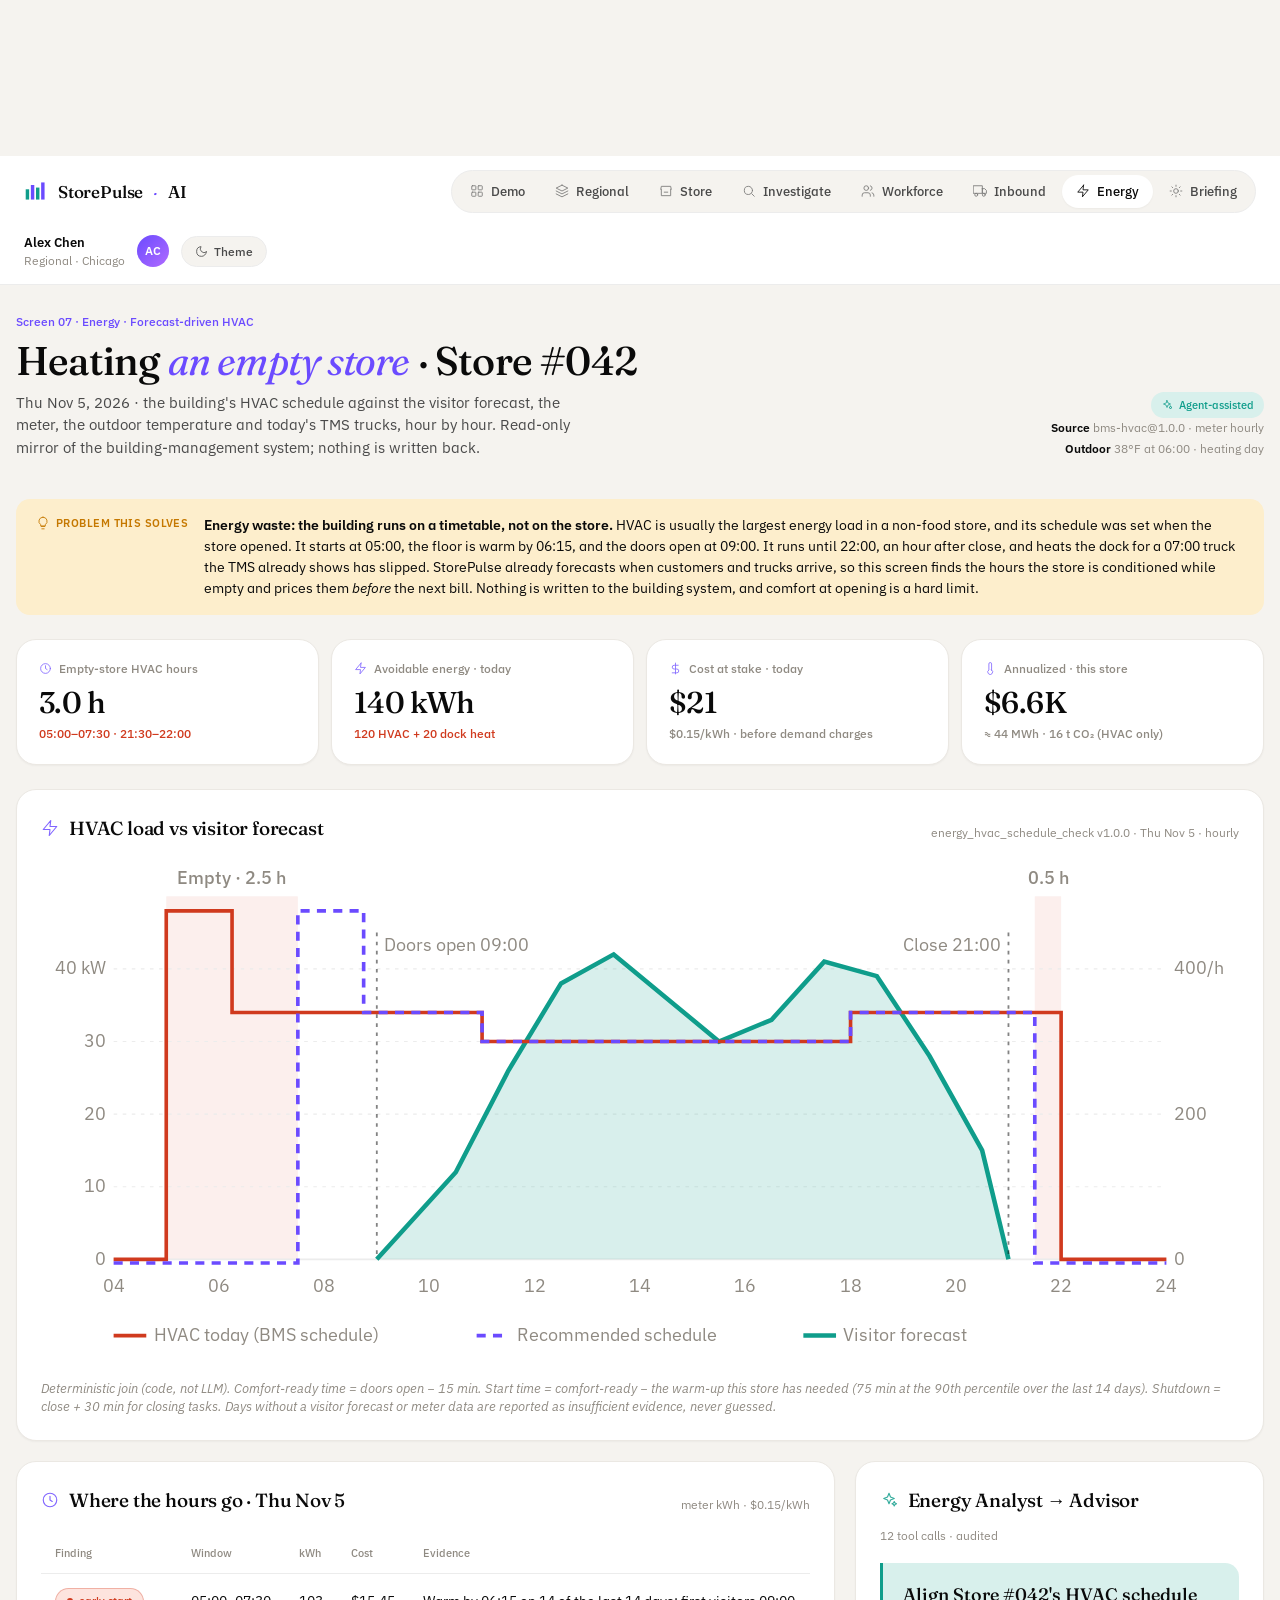
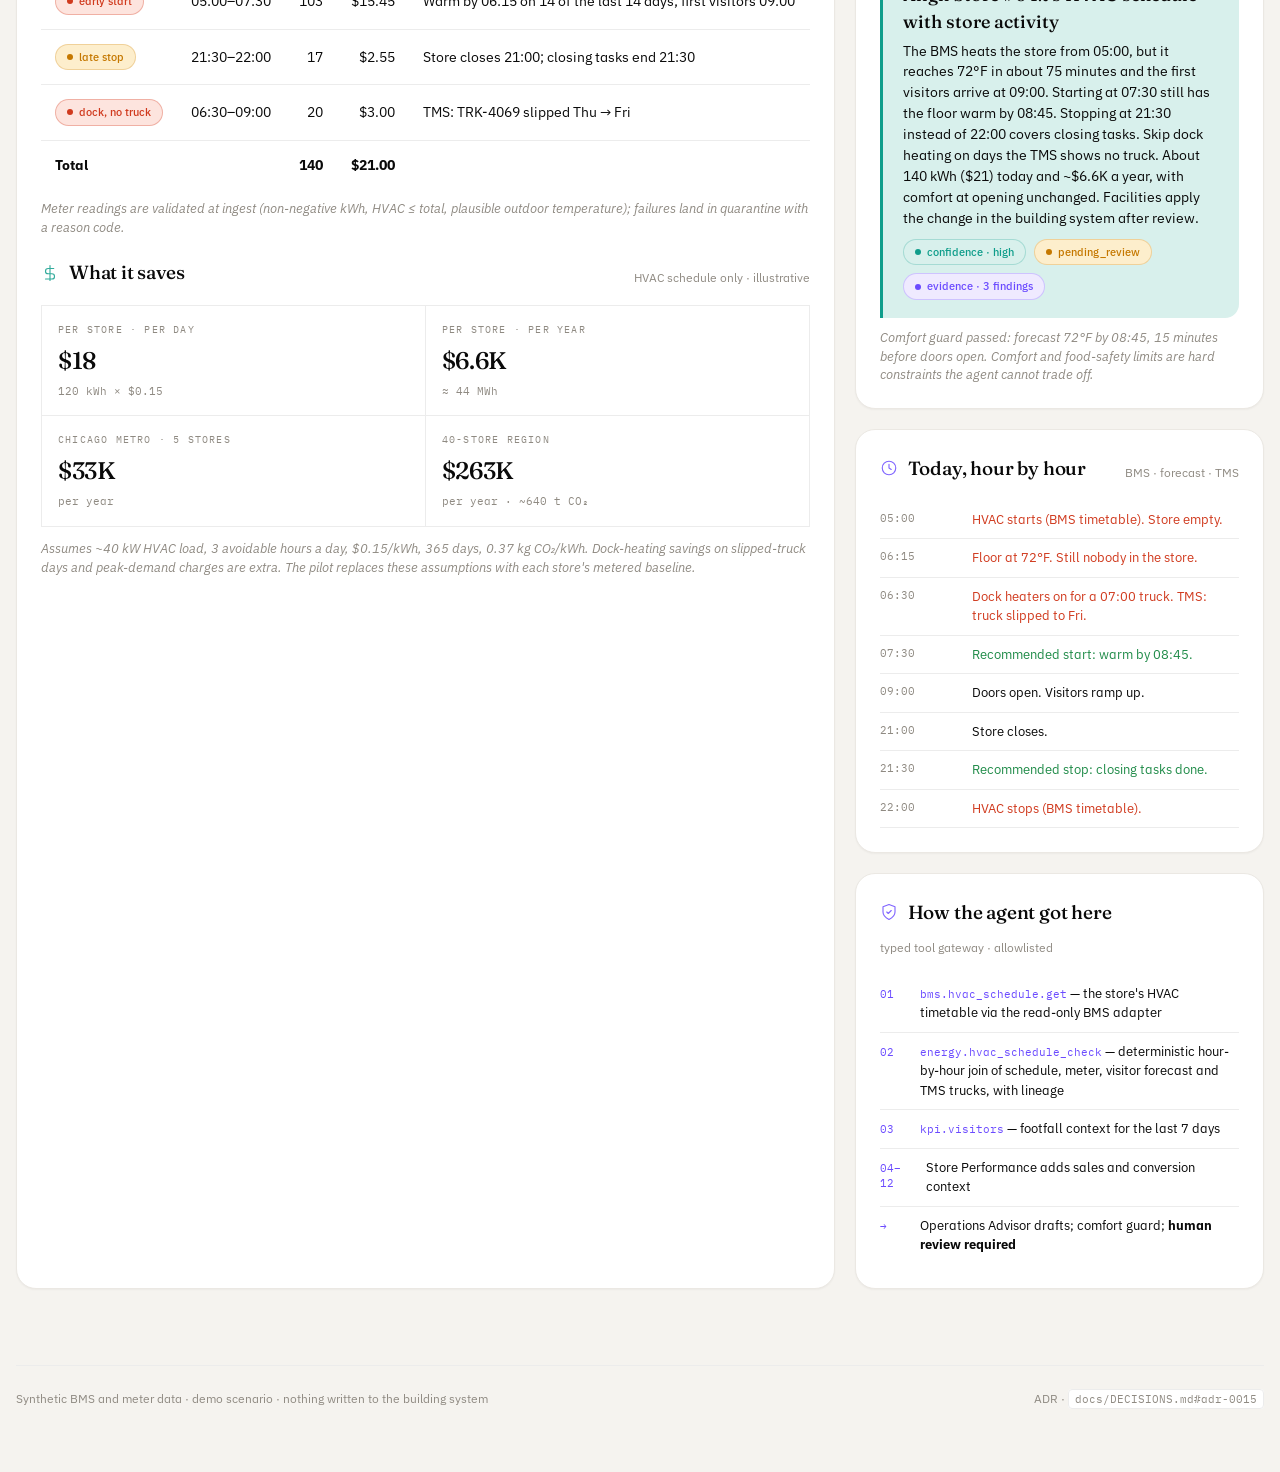
<file: docs/screens/energy.html>
<!doctype html>
<html lang="en">
<head>
<meta charset="utf-8">
<meta name="viewport" content="width=device-width, initial-scale=1, viewport-fit=cover">
<title>Energy · StorePulse-AI</title>
<link rel="stylesheet" href="https://fonts.googleapis.com/css2?family=Fraunces:ital,wght@0,400;0,500;1,400&family=IBM+Plex+Sans:wght@400;500;600&family=IBM+Plex+Mono:wght@400;500&display=swap">
<link rel="stylesheet" href="styles.css">
<style>
  .eval-grid { display: grid; grid-template-columns: 1fr 1fr; gap: 1px; background: var(--rule); border: 1px solid var(--rule); }
  .eval-cell { padding: 16px; background: var(--paper-raised); }
  .eval-cell .lbl { font-family: var(--f-mono); font-size: 10px; letter-spacing: 0.12em; text-transform: uppercase; color: var(--muted); margin-bottom: 6px; }
  .eval-cell .val { font-family: var(--f-display); font-weight: 500; font-size: 24px; color: var(--ink); letter-spacing: -0.015em; font-variant-numeric: tabular-nums; }
  .eval-cell .sub { font-family: var(--f-mono); font-size: 11px; color: var(--muted); margin-top: 4px; }
  .timeline { display: grid; grid-template-columns: 92px 1fr; gap: 0; font-size: 13px; }
  .timeline .t { font-family: var(--f-mono); font-size: 11px; color: var(--muted); padding: 9px 0; border-bottom: 1px solid var(--rule); }
  .timeline .e { padding: 9px 0; border-bottom: 1px solid var(--rule); }
  .timeline .e.waste { color: var(--critical); }
  .timeline .e.ok { color: var(--good); }
  .rec { padding: 18px 20px; border-left: 3px solid var(--teal); background: var(--teal-soft); border-radius: 0 var(--r-md) var(--r-md) 0; }
  .rec h3 { margin: 0 0 6px; font-family: var(--f-display); font-weight: 500; font-size: 18px; }
  .rec p { margin: 0; font-size: 13.5px; color: var(--ink); line-height: 1.55; }
  .rec .meta { margin-top: 10px; display: flex; gap: 8px; flex-wrap: wrap; }
  .steps { list-style: none; padding: 0; margin: 0; font-size: 13px; }
  .steps li { display: flex; gap: 12px; padding: 9px 0; border-bottom: 1px solid var(--rule); align-items: baseline; }
  .steps li:last-child { border-bottom: 0; }
  .steps .n { font-family: var(--f-mono); font-size: 10.5px; color: var(--accent); min-width: 28px; }
  .steps code { font-family: var(--f-mono); font-size: 11px; color: var(--accent); }
  .chart-wrap { overflow-x: auto; }
</style>
</head>
<body>

<svg hidden xmlns="http://www.w3.org/2000/svg"><defs>
<symbol id="i-grid" viewBox="0 0 24 24"><rect x="3" y="3" width="7" height="7" rx="1"/><rect x="14" y="3" width="7" height="7" rx="1"/><rect x="3" y="14" width="7" height="7" rx="1"/><rect x="14" y="14" width="7" height="7" rx="1"/></symbol>
<symbol id="i-store" viewBox="0 0 24 24"><path d="M3 9l1-5h16l1 5"/><path d="M4 9v11h16V9"/><path d="M9 14h6"/></symbol>
<symbol id="i-search" viewBox="0 0 24 24"><circle cx="11" cy="11" r="7"/><path d="M21 21l-4.3-4.3"/></symbol>
<symbol id="i-users" viewBox="0 0 24 24"><path d="M16 21v-2a4 4 0 0 0-4-4H6a4 4 0 0 0-4 4v2"/><circle cx="9" cy="7" r="4"/><path d="M22 21v-2a4 4 0 0 0-3-3.87"/><path d="M16 3.13a4 4 0 0 1 0 7.75"/></symbol>
<symbol id="i-sun" viewBox="0 0 24 24"><circle cx="12" cy="12" r="4"/><path d="M12 2v2M12 20v2M4.93 4.93l1.41 1.41M17.66 17.66l1.41 1.41M2 12h2M20 12h2M4.93 19.07l1.41-1.41M17.66 6.34l1.41-1.41"/></symbol>
<symbol id="i-moon" viewBox="0 0 24 24"><path d="M21 12.79A9 9 0 1 1 11.21 3 7 7 0 0 0 21 12.79z"/></symbol>
<symbol id="i-sparkles" viewBox="0 0 24 24"><path d="M12 3l2 5 5 2-5 2-2 5-2-5-5-2 5-2z"/><path d="M19 14l1 2 2 1-2 1-1 2-1-2-2-1 2-1z"/></symbol>
<symbol id="i-layers" viewBox="0 0 24 24"><polygon points="12 2 2 7 12 12 22 7 12 2"/><polyline points="2 17 12 22 22 17"/><polyline points="2 12 12 17 22 12"/></symbol>
<symbol id="i-truck" viewBox="0 0 24 24"><rect x="1" y="3" width="15" height="13"/><polygon points="16 8 20 8 23 11 23 16 16 16 16 8"/><circle cx="5.5" cy="18.5" r="2.5"/><circle cx="18.5" cy="18.5" r="2.5"/></symbol>
<symbol id="i-bolt" viewBox="0 0 24 24"><polygon points="13 2 3 14 12 14 11 22 21 10 12 10 13 2"/></symbol>
<symbol id="i-thermo" viewBox="0 0 24 24"><path d="M14 14.76V3.5a2.5 2.5 0 0 0-5 0v11.26a4.5 4.5 0 1 0 5 0z"/></symbol>
<symbol id="i-bulb" viewBox="0 0 24 24"><path d="M9 18h6M10 22h4M12 2a7 7 0 0 0-4 12.74V17h8v-2.26A7 7 0 0 0 12 2z"/></symbol>
<symbol id="i-clock" viewBox="0 0 24 24"><circle cx="12" cy="12" r="9"/><path d="M12 7v5l3 2"/></symbol>
<symbol id="i-dollar" viewBox="0 0 24 24"><path d="M12 2v20M17 6H9.5a3.5 3.5 0 0 0 0 7h5a3.5 3.5 0 0 1 0 7H6"/></symbol>
<symbol id="i-shield" viewBox="0 0 24 24"><path d="M12 22s8-4 8-10V5l-8-3-8 3v7c0 6 8 10 8 10z"/><path d="M9 12l2 2 4-4"/></symbol>
</defs></svg>

<nav class="topnav">
  <a href="index.html" class="nav-brand">
    <svg class="nav-mark" viewBox="0 0 28 28" aria-hidden="true">
      <rect x="2" y="12" width="4" height="12" fill="var(--teal)"/>
      <rect x="8" y="7" width="4" height="17" fill="var(--accent)"/>
      <rect x="14" y="10" width="4" height="14" fill="var(--teal)"/>
      <rect x="20" y="4" width="4" height="20" fill="var(--accent)"/>
    </svg>
    StorePulse<em>·</em>AI
  </a>
  <div class="nav-links">
    <a href="index.html" class="nav-link"><svg class="ico"><use href="#i-grid"/></svg>Demo</a>
    <a href="regional.html" class="nav-link"><svg class="ico"><use href="#i-layers"/></svg>Regional</a>
    <a href="store.html" class="nav-link"><svg class="ico"><use href="#i-store"/></svg>Store</a>
    <a href="anomaly.html" class="nav-link"><svg class="ico"><use href="#i-search"/></svg>Investigate</a>
    <a href="workforce.html" class="nav-link"><svg class="ico"><use href="#i-users"/></svg>Workforce</a>
    <a href="inbound.html" class="nav-link"><svg class="ico"><use href="#i-truck"/></svg>Inbound</a>
    <a href="energy.html" class="nav-link active"><svg class="ico"><use href="#i-bolt"/></svg>Energy</a>
    <a href="briefing.html" class="nav-link"><svg class="ico"><use href="#i-sun"/></svg>Briefing</a>
  </div>
  <div class="nav-user">
    <div class="who"><strong>Alex Chen</strong>Regional · Chicago</div>
    <div class="avatar">AC</div>
    <button class="theme-btn" id="themeBtn"><svg class="ico"><use href="#i-sun"/></svg>Theme</button>
  </div>
</nav>

<div class="wrap">
  <div class="page-head">
    <div>
      <div class="page-eyebrow">Screen 07 · Energy · Forecast-driven HVAC</div>
      <h1 class="page-title">Heating <em>an empty store</em> · Store #042</h1>
      <div class="page-sub">Thu Nov 5, 2026 · the building's HVAC schedule against the visitor forecast, the meter, the outdoor temperature and today's TMS trucks, hour by hour. Read-only mirror of the building-management system; nothing is written back.</div>
    </div>
    <div class="page-meta">
      <span class="ai-badge"><svg class="ico"><use href="#i-sparkles"/></svg>Agent-assisted</span><br>
      <strong>Source</strong> bms-hvac@1.0.0 · meter hourly<br>
      <strong>Outdoor</strong> 38°F at 06:00 · heating day
    </div>
  </div>

  <div class="problem-banner">
    <span class="tag"><svg class="ico"><use href="#i-bulb"/></svg>Problem this solves</span>
    <p><strong>Energy waste: the building runs on a timetable, not on the store.</strong> HVAC is usually the largest energy load in a non-food store, and its schedule was set when the store opened. It starts at 05:00, the floor is warm by 06:15, and the doors open at 09:00. It runs until 22:00, an hour after close, and heats the dock for a 07:00 truck the TMS already shows has slipped. StorePulse already forecasts when customers and trucks arrive, so this screen finds the hours the store is conditioned while empty and prices them <em>before</em> the next bill. Nothing is written to the building system, and comfort at opening is a hard limit.</p>
  </div>

  <div class="kpi-row">
    <div class="kpi"><div class="k-label"><svg class="ico"><use href="#i-clock"/></svg>Empty-store HVAC hours</div><div class="k-value">3.0 h</div><div class="k-delta down">05:00–07:30 · 21:30–22:00</div></div>
    <div class="kpi"><div class="k-label"><svg class="ico"><use href="#i-bolt"/></svg>Avoidable energy · today</div><div class="k-value">140 kWh</div><div class="k-delta down">120 HVAC + 20 dock heat</div></div>
    <div class="kpi"><div class="k-label"><svg class="ico"><use href="#i-dollar"/></svg>Cost at stake · today</div><div class="k-value">$21</div><div class="k-delta flat">$0.15/kWh · before demand charges</div></div>
    <div class="kpi"><div class="k-label"><svg class="ico"><use href="#i-thermo"/></svg>Annualized · this store</div><div class="k-value">$6.6K</div><div class="k-delta flat">≈ 44 MWh · 16 t CO₂ (HVAC only)</div></div>
  </div>

  <div class="panel">
    <div class="panel-head">
      <h2 class="panel-h"><svg class="ico"><use href="#i-bolt"/></svg>HVAC load vs visitor forecast</h2>
      <div class="panel-sub">energy_hvac_schedule_check v1.0.0 · Thu Nov 5 · hourly</div>
    </div>
    <div class="chart-wrap">
    <svg class="chart" viewBox="0 0 660 280" role="img" aria-label="Hourly HVAC kilowatts against forecast visitors. HVAC runs from 05:00 to 22:00 while visitors arrive only between 09:00 and 21:00.">
      <!-- avoidable windows -->
      <rect x="69" y="20" width="72.5" height="200" fill="var(--critical)" opacity="0.08"/>
      <rect x="547.5" y="20" width="14.5" height="200" fill="var(--critical)" opacity="0.08"/>
      <text x="105" y="13" text-anchor="middle" fill="var(--critical)" font-weight="500">Empty · 2.5 h</text>
      <text x="555" y="13" text-anchor="middle" fill="var(--critical)" font-weight="500">0.5 h</text>
      <line class="axis" x1="40" y1="220" x2="620" y2="220"/>
      <g class="grid">
        <line x1="40" y1="180" x2="620" y2="180"/>
        <line x1="40" y1="140" x2="620" y2="140"/>
        <line x1="40" y1="100" x2="620" y2="100"/>
        <line x1="40" y1="60" x2="620" y2="60"/>
      </g>
      <!-- visitor forecast (right axis, 0-500 / h) -->
      <path d="M 185,220 L 199.5,204 L 228.5,172 L 257.5,116 L 286.5,68 L 315.5,52 L 344.5,76 L 373.5,100 L 402.5,88 L 431.5,56 L 460.5,64 L 489.5,108 L 518.5,160 L 533,220 Z" fill="var(--teal)" opacity="0.16"/>
      <polyline fill="none" stroke="var(--teal)" stroke-width="2.5" points="185,220 199.5,204 228.5,172 257.5,116 286.5,68 315.5,52 344.5,76 373.5,100 402.5,88 431.5,56 460.5,64 489.5,108 518.5,160 533,220"/>
      <!-- current BMS HVAC kW (step) -->
      <polyline fill="none" stroke="var(--critical)" stroke-width="2" points="40,220 69,220 69,28 105.25,28 105.25,84 243,84 243,100 446,100 446,84 562,84 562,220 620,220"/>
      <!-- recommended schedule (dashed) -->
      <polyline fill="none" stroke="var(--accent)" stroke-width="2" stroke-dasharray="5 4" points="40,222 141.5,222 141.5,28 177.75,28 177.75,84 243,84 243,100 446,100 446,84 547.5,84 547.5,222 620,222"/>
      <!-- markers -->
      <line x1="185" y1="40" x2="185" y2="220" stroke="var(--ink)" stroke-width="1" stroke-dasharray="2 3" opacity="0.5"/>
      <text x="189" y="50" fill="var(--muted)">Doors open 09:00</text>
      <line x1="533" y1="40" x2="533" y2="220" stroke="var(--ink)" stroke-width="1" stroke-dasharray="2 3" opacity="0.5"/>
      <text x="529" y="50" text-anchor="end" fill="var(--muted)">Close 21:00</text>
      <!-- left Y (kW) -->
      <text x="36" y="223" text-anchor="end">0</text>
      <text x="36" y="183" text-anchor="end">10</text>
      <text x="36" y="143" text-anchor="end">20</text>
      <text x="36" y="103" text-anchor="end">30</text>
      <text x="36" y="63" text-anchor="end">40 kW</text>
      <!-- right Y (visitors) -->
      <text x="624" y="223" text-anchor="start">0</text>
      <text x="624" y="143" text-anchor="start">200</text>
      <text x="624" y="63" text-anchor="start">400/h</text>
      <!-- X labels -->
      <text x="40" y="238" text-anchor="middle">04</text>
      <text x="98" y="238" text-anchor="middle">06</text>
      <text x="156" y="238" text-anchor="middle">08</text>
      <text x="214" y="238" text-anchor="middle">10</text>
      <text x="272" y="238" text-anchor="middle">12</text>
      <text x="330" y="238" text-anchor="middle">14</text>
      <text x="388" y="238" text-anchor="middle">16</text>
      <text x="446" y="238" text-anchor="middle">18</text>
      <text x="504" y="238" text-anchor="middle">20</text>
      <text x="562" y="238" text-anchor="middle">22</text>
      <text x="620" y="238" text-anchor="middle">24</text>
      <!-- legend -->
      <g transform="translate(40,262)">
        <line x1="0" y1="0" x2="18" y2="0" stroke="var(--critical)" stroke-width="2"/>
        <text x="22" y="3" fill="var(--muted)">HVAC today (BMS schedule)</text>
        <line x1="200" y1="0" x2="218" y2="0" stroke="var(--accent)" stroke-width="2" stroke-dasharray="5 4"/>
        <text x="222" y="3" fill="var(--muted)">Recommended schedule</text>
        <line x1="380" y1="0" x2="398" y2="0" stroke="var(--teal)" stroke-width="2.5"/>
        <text x="402" y="3" fill="var(--muted)">Visitor forecast</text>
      </g>
    </svg>
    </div>
    <div class="note">Deterministic join (code, not LLM). Comfort-ready time = doors open − 15 min. Start time = comfort-ready − the warm-up this store has needed (75 min at the 90th percentile over the last 14 days). Shutdown = close + 30 min for closing tasks. Days without a visitor forecast or meter data are reported as insufficient evidence, never guessed.</div>
  </div>

  <div class="split">
    <div class="panel">
      <div class="panel-head">
        <h2 class="panel-h"><svg class="ico"><use href="#i-clock"/></svg>Where the hours go · Thu Nov 5</h2>
        <div class="panel-sub">meter kWh · $0.15/kWh</div>
      </div>
      <table class="datatable">
        <thead><tr><th>Finding</th><th>Window</th><th class="num">kWh</th><th class="num">Cost</th><th>Evidence</th></tr></thead>
        <tbody>
          <tr><td><span class="pill crit"><span class="dot"></span>early start</span></td><td>05:00–07:30</td><td class="num">103</td><td class="num">$15.45</td><td>Warm by 06:15 on 14 of the last 14 days; first visitors 09:00</td></tr>
          <tr><td><span class="pill warn"><span class="dot"></span>late stop</span></td><td>21:30–22:00</td><td class="num">17</td><td class="num">$2.55</td><td>Store closes 21:00; closing tasks end 21:30</td></tr>
          <tr><td><span class="pill crit"><span class="dot"></span>dock, no truck</span></td><td>06:30–09:00</td><td class="num">20</td><td class="num">$3.00</td><td>TMS: TRK-4069 slipped Thu → Fri</td></tr>
          <tr><td><strong>Total</strong></td><td></td><td class="num"><strong>140</strong></td><td class="num"><strong>$21.00</strong></td><td></td></tr>
        </tbody>
      </table>
      <div class="note">Meter readings are validated at ingest (non-negative kWh, HVAC ≤ total, plausible outdoor temperature); failures land in quarantine with a reason code.</div>

      <div class="panel-head" style="margin-top:22px;">
        <h2 class="panel-h"><svg class="ico teal"><use href="#i-dollar"/></svg>What it saves</h2>
        <div class="panel-sub">HVAC schedule only · illustrative</div>
      </div>
      <div class="eval-grid">
        <div class="eval-cell"><div class="lbl">Per store · per day</div><div class="val">$18</div><div class="sub">120 kWh × $0.15</div></div>
        <div class="eval-cell"><div class="lbl">Per store · per year</div><div class="val">$6.6K</div><div class="sub">≈ 44 MWh</div></div>
        <div class="eval-cell"><div class="lbl">Chicago Metro · 5 stores</div><div class="val">$33K</div><div class="sub">per year</div></div>
        <div class="eval-cell"><div class="lbl">40-store region</div><div class="val">$263K</div><div class="sub">per year · ~640 t CO₂</div></div>
      </div>
      <div class="note" style="margin-top:12px;">Assumes ~40 kW HVAC load, 3 avoidable hours a day, $0.15/kWh, 365 days, 0.37 kg CO₂/kWh. Dock-heating savings on slipped-truck days and peak-demand charges are extra. The pilot replaces these assumptions with each store's metered baseline.</div>
    </div>

    <div>
      <div class="panel">
        <div class="panel-head">
          <h2 class="panel-h"><svg class="ico teal"><use href="#i-sparkles"/></svg>Energy Analyst → Advisor</h2>
          <div class="panel-sub">12 tool calls · audited</div>
        </div>
        <div class="rec">
          <h3>Align Store #042's HVAC schedule with store activity</h3>
          <p>The BMS heats the store from 05:00, but it reaches 72°F in about 75 minutes and the first visitors arrive at 09:00. Starting at 07:30 still has the floor warm by 08:45. Stopping at 21:30 instead of 22:00 covers closing tasks. Skip dock heating on days the TMS shows no truck. About 140 kWh ($21) today and ~$6.6K a year, with comfort at opening unchanged. Facilities apply the change in the building system after review.</p>
          <div class="meta">
            <span class="pill ai"><span class="dot"></span>confidence · high</span>
            <span class="pill warn"><span class="dot"></span>pending_review</span>
            <span class="pill info"><span class="dot"></span>evidence · 3 findings</span>
          </div>
        </div>
        <div class="note">Comfort guard passed: forecast 72°F by 08:45, 15 minutes before doors open. Comfort and food-safety limits are hard constraints the agent cannot trade off.</div>
      </div>

      <div class="panel">
        <div class="panel-head">
          <h2 class="panel-h"><svg class="ico"><use href="#i-clock"/></svg>Today, hour by hour</h2>
          <div class="panel-sub">BMS · forecast · TMS</div>
        </div>
        <div class="timeline">
          <div class="t">05:00</div><div class="e waste">HVAC starts (BMS timetable). Store empty.</div>
          <div class="t">06:15</div><div class="e waste">Floor at 72°F. Still nobody in the store.</div>
          <div class="t">06:30</div><div class="e waste">Dock heaters on for a 07:00 truck. TMS: truck slipped to Fri.</div>
          <div class="t">07:30</div><div class="e ok">Recommended start: warm by 08:45.</div>
          <div class="t">09:00</div><div class="e">Doors open. Visitors ramp up.</div>
          <div class="t">21:00</div><div class="e">Store closes.</div>
          <div class="t">21:30</div><div class="e ok">Recommended stop: closing tasks done.</div>
          <div class="t">22:00</div><div class="e waste">HVAC stops (BMS timetable).</div>
        </div>
      </div>

      <div class="panel">
        <div class="panel-head">
          <h2 class="panel-h"><svg class="ico"><use href="#i-shield"/></svg>How the agent got here</h2>
          <div class="panel-sub">typed tool gateway · allowlisted</div>
        </div>
        <ul class="steps">
          <li><span class="n">01</span><span><code>bms.hvac_schedule.get</code> — the store's HVAC timetable via the read-only BMS adapter</span></li>
          <li><span class="n">02</span><span><code>energy.hvac_schedule_check</code> — deterministic hour-by-hour join of schedule, meter, visitor forecast and TMS trucks, with lineage</span></li>
          <li><span class="n">03</span><span><code>kpi.visitors</code> — footfall context for the last 7 days</span></li>
          <li><span class="n">04–12</span><span>Store Performance adds sales and conversion context</span></li>
          <li><span class="n">→</span><span>Operations Advisor drafts; comfort guard; <strong>human review required</strong></span></li>
        </ul>
      </div>
    </div>
  </div>

  <div class="foot">
    <div>Synthetic BMS and meter data · demo scenario · nothing written to the building system</div>
    <div>ADR · <code>docs/DECISIONS.md#adr-0015</code></div>
  </div>
</div>

<script>
  (function () {
    var btn = document.getElementById('themeBtn');
    if (!btn) return;
    var root = document.documentElement;
    try { var s = localStorage.getItem('sp_theme'); if (s === 'dark' || s === 'light') root.setAttribute('data-theme', s); } catch (e) {}
    function syncIcon() {
      var cur = root.getAttribute('data-theme');
      var isDark = cur === 'dark' || (cur !== 'light' && window.matchMedia('(prefers-color-scheme: dark)').matches);
      var use = btn.querySelector('use');
      if (use) use.setAttribute('href', isDark ? '#i-sun' : '#i-moon');
    }
    syncIcon();
    btn.addEventListener('click', function () {
      var cur = root.getAttribute('data-theme');
      var isDark = cur === 'dark' ? false : (cur === 'light' ? true : !window.matchMedia('(prefers-color-scheme: dark)').matches);
      var next = isDark ? 'dark' : 'light';
      root.setAttribute('data-theme', next);
      try { localStorage.setItem('sp_theme', next); } catch (e) {}
      syncIcon();
    });
  })();
</script>
</body>
</html>
</file>
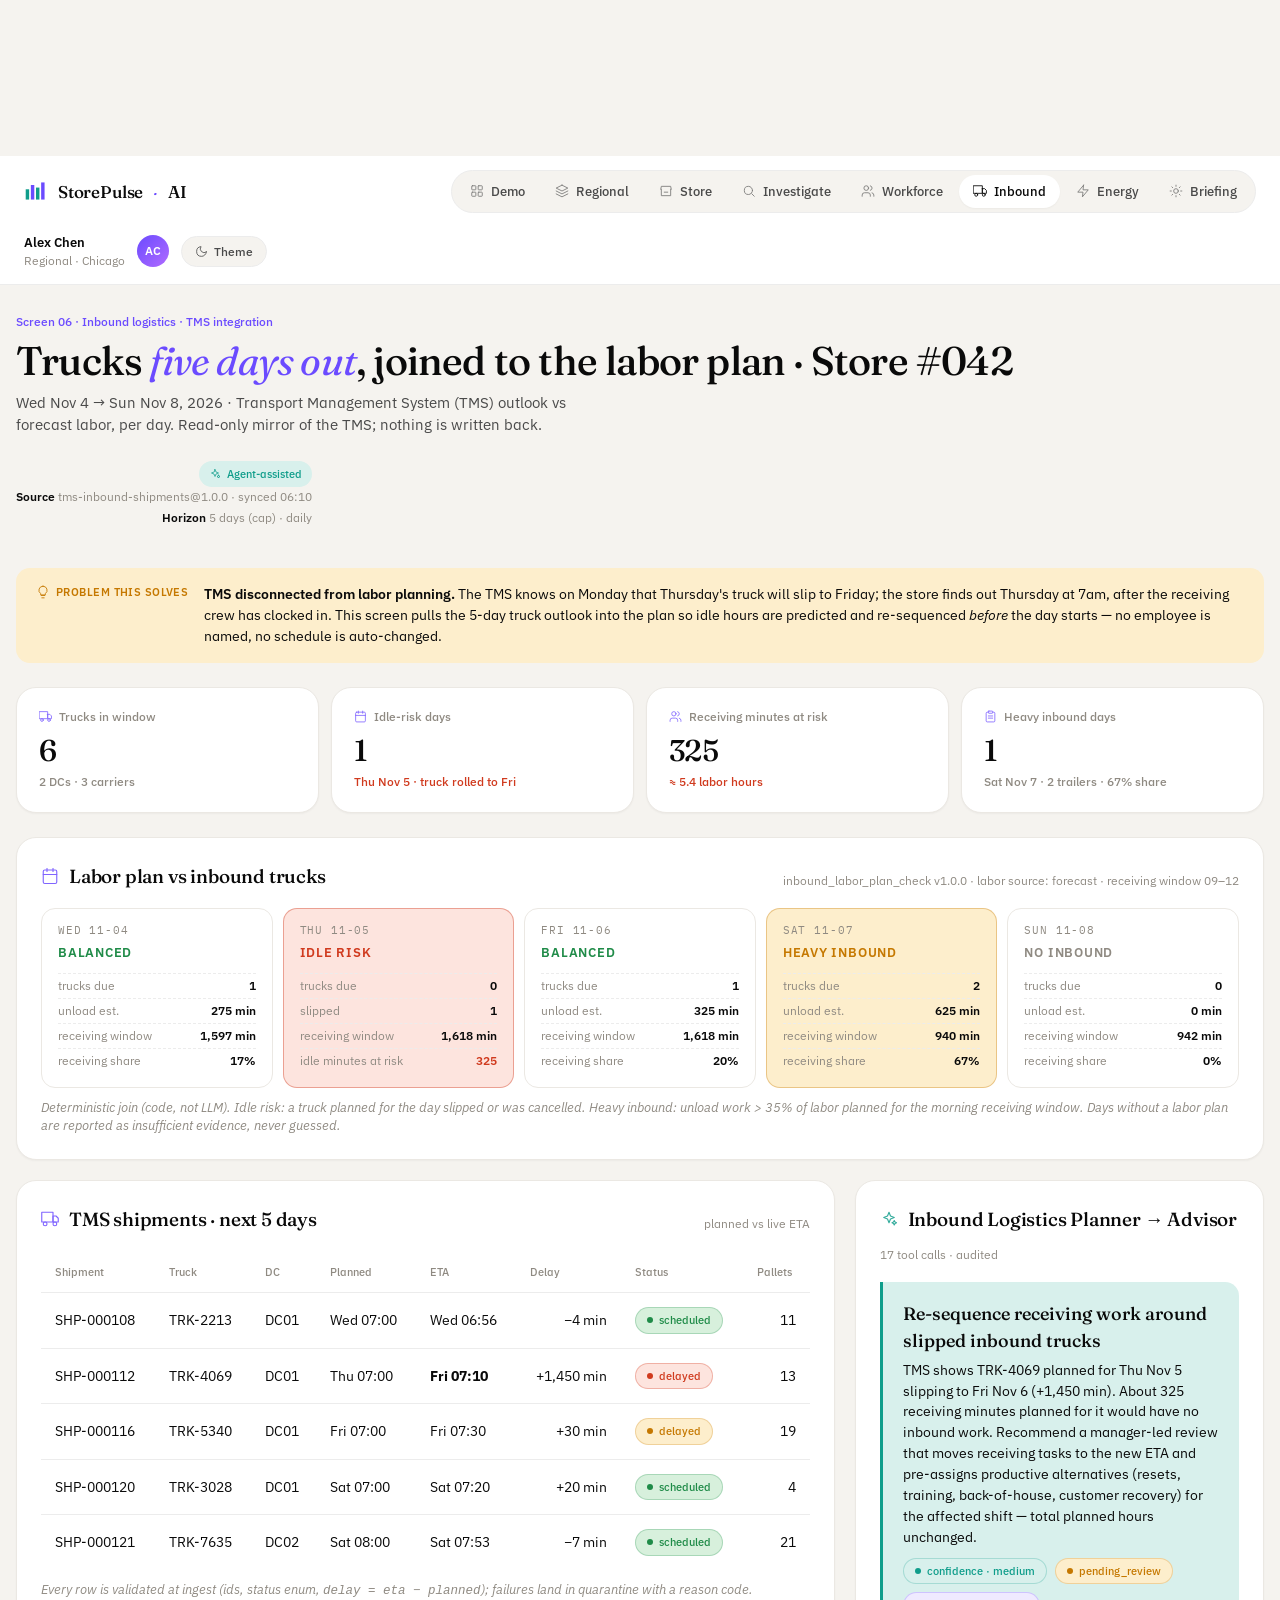
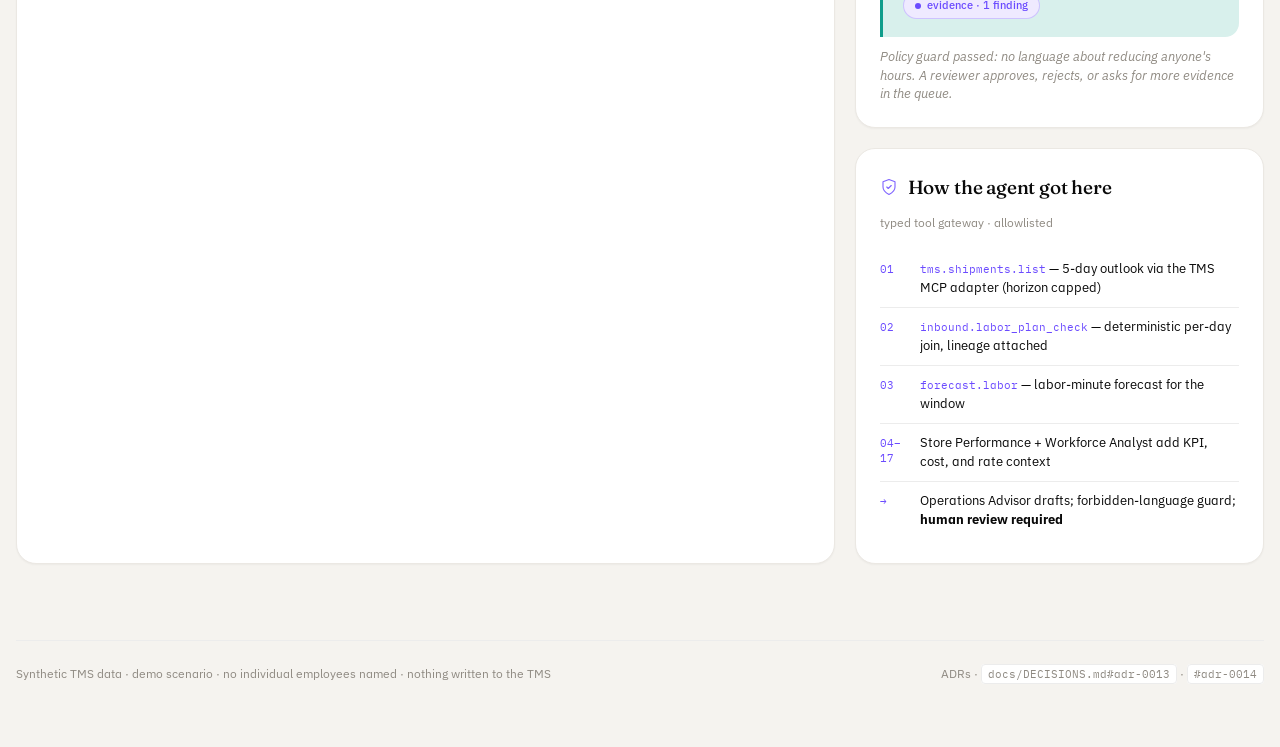
<file: docs/screens/inbound.html>
<!doctype html>
<html lang="en">
<head>
<meta charset="utf-8">
<meta name="viewport" content="width=device-width, initial-scale=1, viewport-fit=cover">
<title>Inbound · StorePulse-AI</title>
<link rel="stylesheet" href="https://fonts.googleapis.com/css2?family=Fraunces:ital,wght@0,400;0,500;1,400&family=IBM+Plex+Sans:wght@400;500;600&family=IBM+Plex+Mono:wght@400;500&display=swap">
<link rel="stylesheet" href="styles.css">
<style>
  .day-board { display: grid; grid-template-columns: repeat(5, 1fr); gap: 10px; }
  @media (max-width: 880px) { .day-board { grid-template-columns: 1fr 1fr; } }
  .day { padding: 14px 16px; border-radius: var(--r-md); border: 1px solid var(--paper-edge); background: var(--paper-raised); }
  .day .d { font-family: var(--f-mono); font-size: 10.5px; color: var(--muted); letter-spacing: 0.08em; }
  .day .s { font-family: var(--f-body); font-weight: 600; font-size: 13px; margin: 4px 0 10px; text-transform: uppercase; letter-spacing: 0.06em; }
  .day .r { display: flex; justify-content: space-between; font-size: 12px; color: var(--muted); padding: 3px 0; border-top: 1px dashed var(--rule); }
  .day .r b { color: var(--ink); font-weight: 600; font-variant-numeric: tabular-nums; }
  .day.ok .s { color: var(--good); }
  .day.heavy { background: var(--amber-soft); border-color: rgba(197,120,0,0.35); } .day.heavy .s { color: var(--amber); }
  .day.idle { background: var(--critical-soft); border-color: rgba(208,58,30,0.4); } .day.idle .s { color: var(--critical); }
  .day.none .s { color: var(--muted); }
  .day .r.risk b { color: var(--critical); }
  .rec { padding: 18px 20px; border-left: 3px solid var(--teal); background: var(--teal-soft); border-radius: 0 var(--r-md) var(--r-md) 0; }
  .rec h3 { margin: 0 0 6px; font-family: var(--f-display); font-weight: 500; font-size: 18px; }
  .rec p { margin: 0; font-size: 13.5px; color: var(--ink); line-height: 1.55; }
  .rec .meta { margin-top: 10px; display: flex; gap: 8px; flex-wrap: wrap; }
  .steps { list-style: none; padding: 0; margin: 0; font-size: 13px; }
  .steps li { display: flex; gap: 12px; padding: 9px 0; border-bottom: 1px solid var(--rule); align-items: baseline; }
  .steps li:last-child { border-bottom: 0; }
  .steps .n { font-family: var(--f-mono); font-size: 10.5px; color: var(--accent); min-width: 28px; }
  .steps code { font-family: var(--f-mono); font-size: 11px; color: var(--accent); }
</style>
</head>
<body>

<svg hidden xmlns="http://www.w3.org/2000/svg"><defs>
<symbol id="i-grid" viewBox="0 0 24 24"><rect x="3" y="3" width="7" height="7" rx="1"/><rect x="14" y="3" width="7" height="7" rx="1"/><rect x="3" y="14" width="7" height="7" rx="1"/><rect x="14" y="14" width="7" height="7" rx="1"/></symbol>
<symbol id="i-store" viewBox="0 0 24 24"><path d="M3 9l1-5h16l1 5"/><path d="M4 9v11h16V9"/><path d="M9 14h6"/></symbol>
<symbol id="i-search" viewBox="0 0 24 24"><circle cx="11" cy="11" r="7"/><path d="M21 21l-4.3-4.3"/></symbol>
<symbol id="i-users" viewBox="0 0 24 24"><path d="M16 21v-2a4 4 0 0 0-4-4H6a4 4 0 0 0-4 4v2"/><circle cx="9" cy="7" r="4"/><path d="M22 21v-2a4 4 0 0 0-3-3.87"/><path d="M16 3.13a4 4 0 0 1 0 7.75"/></symbol>
<symbol id="i-sun" viewBox="0 0 24 24"><circle cx="12" cy="12" r="4"/><path d="M12 2v2M12 20v2M4.93 4.93l1.41 1.41M17.66 17.66l1.41 1.41M2 12h2M20 12h2M4.93 19.07l1.41-1.41M17.66 6.34l1.41-1.41"/></symbol>
<symbol id="i-moon" viewBox="0 0 24 24"><path d="M21 12.79A9 9 0 1 1 11.21 3 7 7 0 0 0 21 12.79z"/></symbol>
<symbol id="i-sparkles" viewBox="0 0 24 24"><path d="M12 3l2 5 5 2-5 2-2 5-2-5-5-2 5-2z"/><path d="M19 14l1 2 2 1-2 1-1 2-1-2-2-1 2-1z"/></symbol>
<symbol id="i-layers" viewBox="0 0 24 24"><polygon points="12 2 2 7 12 12 22 7 12 2"/><polyline points="2 17 12 22 22 17"/><polyline points="2 12 12 17 22 12"/></symbol>
<symbol id="i-bolt" viewBox="0 0 24 24"><polygon points="13 2 3 14 12 14 11 22 21 10 12 10 13 2"/></symbol>
<symbol id="i-truck" viewBox="0 0 24 24"><rect x="1" y="3" width="15" height="13"/><polygon points="16 8 20 8 23 11 23 16 16 16 16 8"/><circle cx="5.5" cy="18.5" r="2.5"/><circle cx="18.5" cy="18.5" r="2.5"/></symbol>
<symbol id="i-bulb" viewBox="0 0 24 24"><path d="M9 18h6M10 22h4M12 2a7 7 0 0 0-4 12.74V17h8v-2.26A7 7 0 0 0 12 2z"/></symbol>
<symbol id="i-calendar" viewBox="0 0 24 24"><rect x="3" y="4" width="18" height="18" rx="2" ry="2"/><line x1="16" y1="2" x2="16" y2="6"/><line x1="8" y1="2" x2="8" y2="6"/><line x1="3" y1="10" x2="21" y2="10"/></symbol>
<symbol id="i-shield" viewBox="0 0 24 24"><path d="M12 22s8-4 8-10V5l-8-3-8 3v7c0 6 8 10 8 10z"/><path d="M9 12l2 2 4-4"/></symbol>
<symbol id="i-clipboard" viewBox="0 0 24 24"><path d="M16 4h2a2 2 0 0 1 2 2v14a2 2 0 0 1-2 2H6a2 2 0 0 1-2-2V6a2 2 0 0 1 2-2h2"/><rect x="8" y="2" width="8" height="4" rx="1"/><path d="M8 11h8M8 15h8"/></symbol>
</defs></svg>

<nav class="topnav">
  <a href="index.html" class="nav-brand">
    <svg class="nav-mark" viewBox="0 0 28 28" aria-hidden="true">
      <rect x="2" y="12" width="4" height="12" fill="var(--teal)"/>
      <rect x="8" y="7" width="4" height="17" fill="var(--accent)"/>
      <rect x="14" y="10" width="4" height="14" fill="var(--teal)"/>
      <rect x="20" y="4" width="4" height="20" fill="var(--accent)"/>
    </svg>
    StorePulse<em>·</em>AI
  </a>
  <div class="nav-links">
    <a href="index.html" class="nav-link"><svg class="ico"><use href="#i-grid"/></svg>Demo</a>
    <a href="regional.html" class="nav-link"><svg class="ico"><use href="#i-layers"/></svg>Regional</a>
    <a href="store.html" class="nav-link"><svg class="ico"><use href="#i-store"/></svg>Store</a>
    <a href="anomaly.html" class="nav-link"><svg class="ico"><use href="#i-search"/></svg>Investigate</a>
    <a href="workforce.html" class="nav-link"><svg class="ico"><use href="#i-users"/></svg>Workforce</a>
    <a href="inbound.html" class="nav-link active"><svg class="ico"><use href="#i-truck"/></svg>Inbound</a>
    <a href="energy.html" class="nav-link"><svg class="ico"><use href="#i-bolt"/></svg>Energy</a>
    <a href="briefing.html" class="nav-link"><svg class="ico"><use href="#i-sun"/></svg>Briefing</a>
  </div>
  <div class="nav-user">
    <div class="who"><strong>Alex Chen</strong>Regional · Chicago</div>
    <div class="avatar">AC</div>
    <button class="theme-btn" id="themeBtn"><svg class="ico"><use href="#i-sun"/></svg>Theme</button>
  </div>
</nav>

<div class="wrap">
  <div class="page-head">
    <div>
      <div class="page-eyebrow">Screen 06 · Inbound logistics · TMS integration</div>
      <h1 class="page-title">Trucks <em>five days out</em>, joined to the labor plan · Store #042</h1>
      <div class="page-sub">Wed Nov 4 → Sun Nov 8, 2026 · Transport Management System (TMS) outlook vs forecast labor, per day. Read-only mirror of the TMS; nothing is written back.</div>
    </div>
    <div class="page-meta">
      <span class="ai-badge"><svg class="ico"><use href="#i-sparkles"/></svg>Agent-assisted</span><br>
      <strong>Source</strong> tms-inbound-shipments@1.0.0 · synced 06:10<br>
      <strong>Horizon</strong> 5 days (cap) · daily
    </div>
  </div>

  <div class="problem-banner">
    <span class="tag"><svg class="ico"><use href="#i-bulb"/></svg>Problem this solves</span>
    <p><strong>TMS disconnected from labor planning.</strong> The TMS knows on Monday that Thursday's truck will slip to Friday; the store finds out Thursday at 7am, after the receiving crew has clocked in. This screen pulls the 5-day truck outlook into the plan so idle hours are predicted and re-sequenced <em>before</em> the day starts — no employee is named, no schedule is auto-changed.</p>
  </div>

  <div class="kpi-row">
    <div class="kpi"><div class="k-label"><svg class="ico"><use href="#i-truck"/></svg>Trucks in window</div><div class="k-value">6</div><div class="k-delta flat">2 DCs · 3 carriers</div></div>
    <div class="kpi"><div class="k-label"><svg class="ico"><use href="#i-calendar"/></svg>Idle-risk days</div><div class="k-value">1</div><div class="k-delta down">Thu Nov 5 · truck rolled to Fri</div></div>
    <div class="kpi"><div class="k-label"><svg class="ico"><use href="#i-users"/></svg>Receiving minutes at risk</div><div class="k-value">325</div><div class="k-delta down">≈ 5.4 labor hours</div></div>
    <div class="kpi"><div class="k-label"><svg class="ico"><use href="#i-clipboard"/></svg>Heavy inbound days</div><div class="k-value">1</div><div class="k-delta flat">Sat Nov 7 · 2 trailers · 67% share</div></div>
  </div>

  <div class="panel">
    <div class="panel-head">
      <h2 class="panel-h"><svg class="ico"><use href="#i-calendar"/></svg>Labor plan vs inbound trucks</h2>
      <div class="panel-sub">inbound_labor_plan_check v1.0.0 · labor source: forecast · receiving window 09–12</div>
    </div>
    <div class="day-board">
      <div class="day ok"><div class="d">WED 11-04</div><div class="s">Balanced</div>
        <div class="r"><span>trucks due</span><b>1</b></div><div class="r"><span>unload est.</span><b>275 min</b></div><div class="r"><span>receiving window</span><b>1,597 min</b></div><div class="r"><span>receiving share</span><b>17%</b></div></div>
      <div class="day idle"><div class="d">THU 11-05</div><div class="s">Idle risk</div>
        <div class="r"><span>trucks due</span><b>0</b></div><div class="r"><span>slipped</span><b>1</b></div><div class="r"><span>receiving window</span><b>1,618 min</b></div><div class="r risk"><span>idle minutes at risk</span><b>325</b></div></div>
      <div class="day ok"><div class="d">FRI 11-06</div><div class="s">Balanced</div>
        <div class="r"><span>trucks due</span><b>1</b></div><div class="r"><span>unload est.</span><b>325 min</b></div><div class="r"><span>receiving window</span><b>1,618 min</b></div><div class="r"><span>receiving share</span><b>20%</b></div></div>
      <div class="day heavy"><div class="d">SAT 11-07</div><div class="s">Heavy inbound</div>
        <div class="r"><span>trucks due</span><b>2</b></div><div class="r"><span>unload est.</span><b>625 min</b></div><div class="r"><span>receiving window</span><b>940 min</b></div><div class="r"><span>receiving share</span><b>67%</b></div></div>
      <div class="day none"><div class="d">SUN 11-08</div><div class="s">No inbound</div>
        <div class="r"><span>trucks due</span><b>0</b></div><div class="r"><span>unload est.</span><b>0 min</b></div><div class="r"><span>receiving window</span><b>942 min</b></div><div class="r"><span>receiving share</span><b>0%</b></div></div>
    </div>
    <div class="note">Deterministic join (code, not LLM). <em>Idle risk</em>: a truck planned for the day slipped or was cancelled. <em>Heavy inbound</em>: unload work &gt; 35% of labor planned for the morning receiving window. Days without a labor plan are reported as insufficient evidence, never guessed.</div>
  </div>

  <div class="split">
    <div class="panel">
      <div class="panel-head">
        <h2 class="panel-h"><svg class="ico"><use href="#i-truck"/></svg>TMS shipments · next 5 days</h2>
        <div class="panel-sub">planned vs live ETA</div>
      </div>
      <table class="datatable">
        <thead><tr><th>Shipment</th><th>Truck</th><th>DC</th><th>Planned</th><th>ETA</th><th class="num">Delay</th><th>Status</th><th class="num">Pallets</th></tr></thead>
        <tbody>
          <tr><td>SHP-000108</td><td>TRK-2213</td><td>DC01</td><td>Wed 07:00</td><td>Wed 06:56</td><td class="num">−4 min</td><td><span class="pill good"><span class="dot"></span>scheduled</span></td><td class="num">11</td></tr>
          <tr><td>SHP-000112</td><td>TRK-4069</td><td>DC01</td><td>Thu 07:00</td><td><strong>Fri 07:10</strong></td><td class="num">+1,450 min</td><td><span class="pill crit"><span class="dot"></span>delayed</span></td><td class="num">13</td></tr>
          <tr><td>SHP-000116</td><td>TRK-5340</td><td>DC01</td><td>Fri 07:00</td><td>Fri 07:30</td><td class="num">+30 min</td><td><span class="pill warn"><span class="dot"></span>delayed</span></td><td class="num">19</td></tr>
          <tr><td>SHP-000120</td><td>TRK-3028</td><td>DC01</td><td>Sat 07:00</td><td>Sat 07:20</td><td class="num">+20 min</td><td><span class="pill good"><span class="dot"></span>scheduled</span></td><td class="num">4</td></tr>
          <tr><td>SHP-000121</td><td>TRK-7635</td><td>DC02</td><td>Sat 08:00</td><td>Sat 07:53</td><td class="num">−7 min</td><td><span class="pill good"><span class="dot"></span>scheduled</span></td><td class="num">21</td></tr>
        </tbody>
      </table>
      <div class="note">Every row is validated at ingest (ids, status enum, <code>delay = eta − planned</code>); failures land in quarantine with a reason code.</div>
    </div>

    <div>
      <div class="panel">
        <div class="panel-head">
          <h2 class="panel-h"><svg class="ico teal"><use href="#i-sparkles"/></svg>Inbound Logistics Planner → Advisor</h2>
          <div class="panel-sub">17 tool calls · audited</div>
        </div>
        <div class="rec">
          <h3>Re-sequence receiving work around slipped inbound trucks</h3>
          <p>TMS shows TRK-4069 planned for Thu Nov 5 slipping to Fri Nov 6 (+1,450 min). About 325 receiving minutes planned for it would have no inbound work. Recommend a manager-led review that moves receiving tasks to the new ETA and pre-assigns productive alternatives (resets, training, back-of-house, customer recovery) for the affected shift — total planned hours unchanged.</p>
          <div class="meta">
            <span class="pill ai"><span class="dot"></span>confidence · medium</span>
            <span class="pill warn"><span class="dot"></span>pending_review</span>
            <span class="pill info"><span class="dot"></span>evidence · 1 finding</span>
          </div>
        </div>
        <div class="note">Policy guard passed: no language about reducing anyone's hours. A reviewer approves, rejects, or asks for more evidence in the queue.</div>
      </div>

      <div class="panel">
        <div class="panel-head">
          <h2 class="panel-h"><svg class="ico"><use href="#i-shield"/></svg>How the agent got here</h2>
          <div class="panel-sub">typed tool gateway · allowlisted</div>
        </div>
        <ul class="steps">
          <li><span class="n">01</span><span><code>tms.shipments.list</code> — 5-day outlook via the TMS MCP adapter (horizon capped)</span></li>
          <li><span class="n">02</span><span><code>inbound.labor_plan_check</code> — deterministic per-day join, lineage attached</span></li>
          <li><span class="n">03</span><span><code>forecast.labor</code> — labor-minute forecast for the window</span></li>
          <li><span class="n">04–17</span><span>Store Performance + Workforce Analyst add KPI, cost, and rate context</span></li>
          <li><span class="n">→</span><span>Operations Advisor drafts; forbidden-language guard; <strong>human review required</strong></span></li>
        </ul>
      </div>
    </div>
  </div>

  <div class="foot">
    <div>Synthetic TMS data · demo scenario · no individual employees named · nothing written to the TMS</div>
    <div>ADRs · <code>docs/DECISIONS.md#adr-0013</code> · <code>#adr-0014</code></div>
  </div>
</div>

<script>
  (function () {
    var btn = document.getElementById('themeBtn');
    if (!btn) return;
    var root = document.documentElement;
    try { var s = localStorage.getItem('sp_theme'); if (s === 'dark' || s === 'light') root.setAttribute('data-theme', s); } catch (e) {}
    function syncIcon() {
      var cur = root.getAttribute('data-theme');
      var isDark = cur === 'dark' || (cur !== 'light' && window.matchMedia('(prefers-color-scheme: dark)').matches);
      var use = btn.querySelector('use');
      if (use) use.setAttribute('href', isDark ? '#i-sun' : '#i-moon');
    }
    syncIcon();
    btn.addEventListener('click', function () {
      var cur = root.getAttribute('data-theme');
      var isDark = cur === 'dark' ? false : (cur === 'light' ? true : !window.matchMedia('(prefers-color-scheme: dark)').matches);
      var next = isDark ? 'dark' : 'light';
      root.setAttribute('data-theme', next);
      try { localStorage.setItem('sp_theme', next); } catch (e) {}
      syncIcon();
    });
  })();
</script>
</body>
</html>
</file>
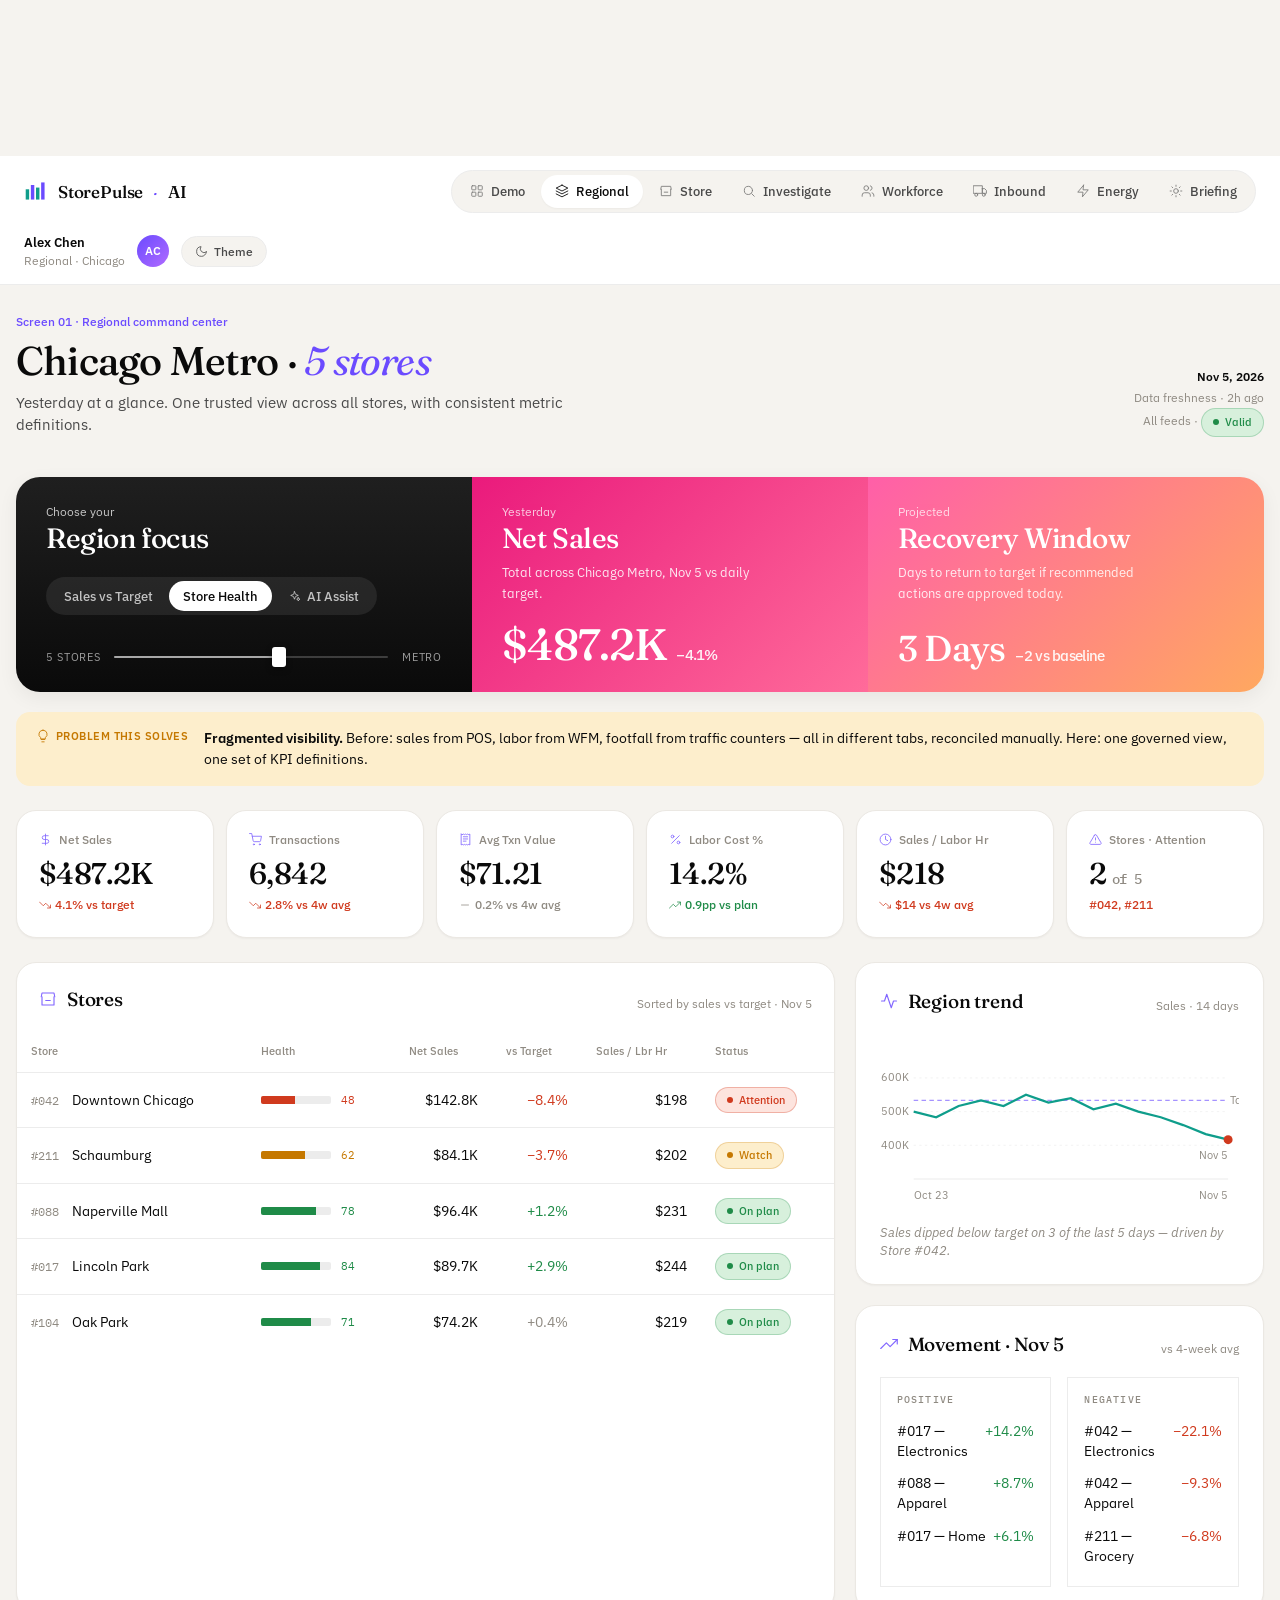
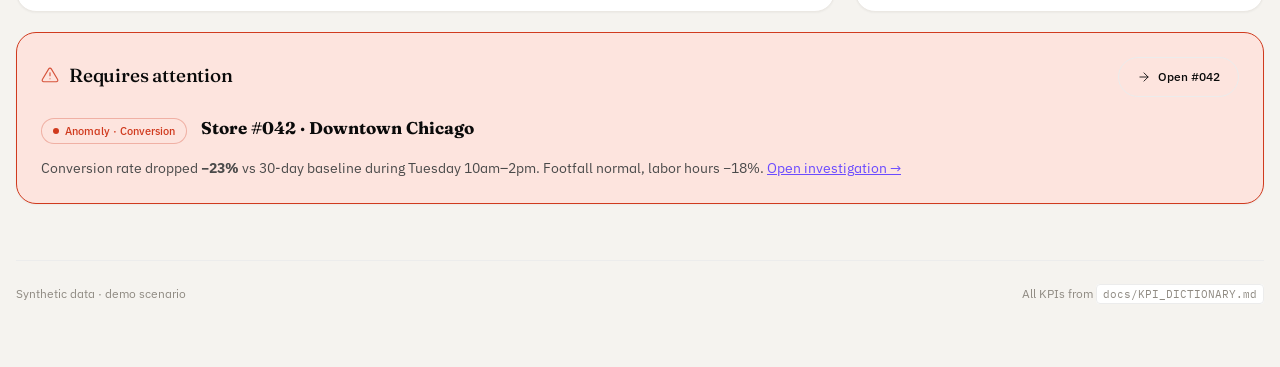
<file: docs/screens/regional.html>
<!doctype html>
<html lang="en">
<head>
<meta charset="utf-8">
<meta name="viewport" content="width=device-width, initial-scale=1, viewport-fit=cover">
<title>Regional Command · StorePulse-AI</title>
<link rel="stylesheet" href="https://fonts.googleapis.com/css2?family=Fraunces:ital,wght@0,400;0,500;1,400&family=IBM+Plex+Sans:wght@400;500;600&family=IBM+Plex+Mono:wght@400;500&display=swap">
<link rel="stylesheet" href="styles.css">
<style>
  .store-row .code { font-family: var(--f-mono); color: var(--muted); font-size: 12px; margin-right: 10px; }
  .health-cell { display: flex; align-items: center; gap: 10px; }
  .health-bar {
    display: inline-block;
    width: 70px;
    height: 8px;
    background: var(--rule);
    border-radius: 2px;
    position: relative;
    overflow: hidden;
  }
  .health-bar::before {
    content: "";
    position: absolute;
    left: 0; top: 0; bottom: 0;
    width: var(--pct, 50%);
    background: var(--c, var(--teal));
  }
  .movement-grid {
    display: grid;
    grid-template-columns: 1fr 1fr;
    gap: 16px;
  }
  @media (max-width: 720px) { .movement-grid { grid-template-columns: 1fr; } }
  .movement { padding: 14px 16px; border: 1px solid var(--rule); }
  .movement h4 { margin: 0 0 8px; font-family: var(--f-mono); font-size: 10px; letter-spacing: 0.12em; text-transform: uppercase; color: var(--muted); font-weight: 500; }
  .movement .item { display: flex; justify-content: space-between; padding: 6px 0; font-size: 13.5px; font-variant-numeric: tabular-nums; }
  .movement .item .name { color: var(--ink); }
  .movement .item.pos .val { color: var(--good); }
  .movement .item.neg .val { color: var(--critical); }
</style>
</head>
<body>

<svg hidden xmlns="http://www.w3.org/2000/svg"><defs>
<symbol id="i-grid" viewBox="0 0 24 24"><rect x="3" y="3" width="7" height="7" rx="1"/><rect x="14" y="3" width="7" height="7" rx="1"/><rect x="3" y="14" width="7" height="7" rx="1"/><rect x="14" y="14" width="7" height="7" rx="1"/></symbol>
<symbol id="i-store" viewBox="0 0 24 24"><path d="M3 9l1-5h16l1 5"/><path d="M4 9v11h16V9"/><path d="M9 14h6"/></symbol>
<symbol id="i-search" viewBox="0 0 24 24"><circle cx="11" cy="11" r="7"/><path d="M21 21l-4.3-4.3"/></symbol>
<symbol id="i-users" viewBox="0 0 24 24"><path d="M16 21v-2a4 4 0 0 0-4-4H6a4 4 0 0 0-4 4v2"/><circle cx="9" cy="7" r="4"/><path d="M22 21v-2a4 4 0 0 0-3-3.87"/><path d="M16 3.13a4 4 0 0 1 0 7.75"/></symbol>
<symbol id="i-bolt" viewBox="0 0 24 24"><polygon points="13 2 3 14 12 14 11 22 21 10 12 10 13 2"/></symbol>
<symbol id="i-truck" viewBox="0 0 24 24"><rect x="1" y="3" width="15" height="13"/><polygon points="16 8 20 8 23 11 23 16 16 16 16 8"/><circle cx="5.5" cy="18.5" r="2.5"/><circle cx="18.5" cy="18.5" r="2.5"/></symbol>
<symbol id="i-sun" viewBox="0 0 24 24"><circle cx="12" cy="12" r="4"/><path d="M12 2v2M12 20v2M4.93 4.93l1.41 1.41M17.66 17.66l1.41 1.41M2 12h2M20 12h2M4.93 19.07l1.41-1.41M17.66 6.34l1.41-1.41"/></symbol>
<symbol id="i-moon" viewBox="0 0 24 24"><path d="M21 12.79A9 9 0 1 1 11.21 3 7 7 0 0 0 21 12.79z"/></symbol>
<symbol id="i-sparkles" viewBox="0 0 24 24"><path d="M12 3l2 5 5 2-5 2-2 5-2-5-5-2 5-2z"/><path d="M19 14l1 2 2 1-2 1-1 2-1-2-2-1 2-1z"/></symbol>
<symbol id="i-dollar" viewBox="0 0 24 24"><line x1="12" y1="2" x2="12" y2="22"/><path d="M17 5H9.5a3.5 3.5 0 0 0 0 7h5a3.5 3.5 0 0 1 0 7H6"/></symbol>
<symbol id="i-cart" viewBox="0 0 24 24"><circle cx="9" cy="21" r="1"/><circle cx="20" cy="21" r="1"/><path d="M1 1h4l2.68 13.39a2 2 0 0 0 2 1.61h9.72a2 2 0 0 0 2-1.61L23 6H6"/></symbol>
<symbol id="i-receipt" viewBox="0 0 24 24"><path d="M4 2v20l2-1 2 1 2-1 2 1 2-1 2 1 2-1 2 1V2l-2 1-2-1-2 1-2-1-2 1-2-1-2 1z"/><path d="M8 7h8M8 11h8M8 15h5"/></symbol>
<symbol id="i-percent" viewBox="0 0 24 24"><line x1="19" y1="5" x2="5" y2="19"/><circle cx="6.5" cy="6.5" r="2.5"/><circle cx="17.5" cy="17.5" r="2.5"/></symbol>
<symbol id="i-clock" viewBox="0 0 24 24"><circle cx="12" cy="12" r="10"/><polyline points="12 6 12 12 16 14"/></symbol>
<symbol id="i-briefcase" viewBox="0 0 24 24"><rect x="2" y="7" width="20" height="14" rx="2"/><path d="M16 21V5a2 2 0 0 0-2-2h-4a2 2 0 0 0-2 2v16"/></symbol>
<symbol id="i-trend-up" viewBox="0 0 24 24"><polyline points="23 6 13.5 15.5 8.5 10.5 1 18"/><polyline points="17 6 23 6 23 12"/></symbol>
<symbol id="i-trend-down" viewBox="0 0 24 24"><polyline points="23 18 13.5 8.5 8.5 13.5 1 6"/><polyline points="17 18 23 18 23 12"/></symbol>
<symbol id="i-minus" viewBox="0 0 24 24"><line x1="5" y1="12" x2="19" y2="12"/></symbol>
<symbol id="i-check" viewBox="0 0 24 24"><path d="M20 6L9 17l-5-5"/></symbol>
<symbol id="i-x" viewBox="0 0 24 24"><line x1="18" y1="6" x2="6" y2="18"/><line x1="6" y1="6" x2="18" y2="18"/></symbol>
<symbol id="i-alert" viewBox="0 0 24 24"><path d="M10.29 3.86L1.82 18a2 2 0 0 0 1.71 3h16.94a2 2 0 0 0 1.71-3L13.71 3.86a2 2 0 0 0-3.42 0z"/><line x1="12" y1="9" x2="12" y2="13"/><line x1="12" y1="17" x2="12.01" y2="17"/></symbol>
<symbol id="i-info" viewBox="0 0 24 24"><circle cx="12" cy="12" r="10"/><line x1="12" y1="16" x2="12" y2="12"/><line x1="12" y1="8" x2="12.01" y2="8"/></symbol>
<symbol id="i-eye" viewBox="0 0 24 24"><path d="M1 12s4-8 11-8 11 8 11 8-4 8-11 8-11-8-11-8z"/><circle cx="12" cy="12" r="3"/></symbol>
<symbol id="i-layers" viewBox="0 0 24 24"><polygon points="12 2 2 7 12 12 22 7 12 2"/><polyline points="2 17 12 22 22 17"/><polyline points="2 12 12 17 22 12"/></symbol>
<symbol id="i-pulse" viewBox="0 0 24 24"><path d="M22 12h-4l-3 9L9 3l-3 9H2"/></symbol>
<symbol id="i-target" viewBox="0 0 24 24"><circle cx="12" cy="12" r="10"/><circle cx="12" cy="12" r="6"/><circle cx="12" cy="12" r="2"/></symbol>
<symbol id="i-chart" viewBox="0 0 24 24"><line x1="18" y1="20" x2="18" y2="10"/><line x1="12" y1="20" x2="12" y2="4"/><line x1="6" y1="20" x2="6" y2="14"/><line x1="3" y1="20" x2="21" y2="20"/></symbol>
<symbol id="i-clipboard" viewBox="0 0 24 24"><path d="M16 4h2a2 2 0 0 1 2 2v14a2 2 0 0 1-2 2H6a2 2 0 0 1-2-2V6a2 2 0 0 1 2-2h2"/><rect x="8" y="2" width="8" height="4" rx="1"/><path d="M8 11h8M8 15h8"/></symbol>
<symbol id="i-cpu" viewBox="0 0 24 24"><rect x="4" y="4" width="16" height="16" rx="2"/><rect x="9" y="9" width="6" height="6"/><line x1="9" y1="1" x2="9" y2="4"/><line x1="15" y1="1" x2="15" y2="4"/><line x1="9" y1="20" x2="9" y2="23"/><line x1="15" y1="20" x2="15" y2="23"/><line x1="20" y1="9" x2="23" y2="9"/><line x1="20" y1="14" x2="23" y2="14"/><line x1="1" y1="9" x2="4" y2="9"/><line x1="1" y1="14" x2="4" y2="14"/></symbol>
<symbol id="i-flag" viewBox="0 0 24 24"><path d="M4 15s1-1 4-1 5 2 8 2 4-1 4-1V3s-1 1-4 1-5-2-8-2-4 1-4 1z"/><line x1="4" y1="22" x2="4" y2="15"/></symbol>
<symbol id="i-bulb" viewBox="0 0 24 24"><path d="M9 18h6M10 22h4M12 2a7 7 0 0 0-4 12.74V17h8v-2.26A7 7 0 0 0 12 2z"/></symbol>
<symbol id="i-arrow-right" viewBox="0 0 24 24"><line x1="5" y1="12" x2="19" y2="12"/><polyline points="12 5 19 12 12 19"/></symbol>
<symbol id="i-shield" viewBox="0 0 24 24"><path d="M12 22s8-4 8-10V5l-8-3-8 3v7c0 6 8 10 8 10z"/><path d="M9 12l2 2 4-4"/></symbol>
<symbol id="i-msg" viewBox="0 0 24 24"><path d="M21 15a2 2 0 0 1-2 2H7l-4 4V5a2 2 0 0 1 2-2h14a2 2 0 0 1 2 2z"/></symbol>
<symbol id="i-database" viewBox="0 0 24 24"><ellipse cx="12" cy="5" rx="9" ry="3"/><path d="M21 12c0 1.66-4 3-9 3s-9-1.34-9-3"/><path d="M3 5v14c0 1.66 4 3 9 3s9-1.34 9-3V5"/></symbol>
</defs></svg>

<nav class="topnav">
  <a href="index.html" class="nav-brand">
    <svg class="nav-mark" viewBox="0 0 28 28" aria-hidden="true">
      <rect x="2" y="12" width="4" height="12" fill="var(--teal)"/>
      <rect x="8" y="7" width="4" height="17" fill="var(--accent)"/>
      <rect x="14" y="10" width="4" height="14" fill="var(--teal)"/>
      <rect x="20" y="4" width="4" height="20" fill="var(--accent)"/>
    </svg>
    StorePulse<em>·</em>AI
  </a>
  <div class="nav-links">
    <a href="index.html" class="nav-link"><svg class="ico"><use href="#i-grid"/></svg>Demo</a>
    <a href="regional.html" class="nav-link active"><svg class="ico"><use href="#i-layers"/></svg>Regional</a>
    <a href="store.html" class="nav-link"><svg class="ico"><use href="#i-store"/></svg>Store</a>
    <a href="anomaly.html" class="nav-link"><svg class="ico"><use href="#i-search"/></svg>Investigate</a>
    <a href="workforce.html" class="nav-link"><svg class="ico"><use href="#i-users"/></svg>Workforce</a>
    <a href="inbound.html" class="nav-link"><svg class="ico"><use href="#i-truck"/></svg>Inbound</a>
    <a href="energy.html" class="nav-link"><svg class="ico"><use href="#i-bolt"/></svg>Energy</a>
    <a href="briefing.html" class="nav-link"><svg class="ico"><use href="#i-sun"/></svg>Briefing</a>
  </div>
  <div class="nav-user">
    <div class="who"><strong>Alex Chen</strong>Regional · Chicago</div>
    <div class="avatar">AC</div>
    <button class="theme-btn" id="themeBtn"><svg class="ico"><use href="#i-sun"/></svg>Theme</button>
  </div>
</nav>

<div class="wrap">
  <div class="page-head">
    <div>
      <div class="page-eyebrow">Screen 01 · Regional command center</div>
      <h1 class="page-title">Chicago Metro · <em>5 stores</em></h1>
      <div class="page-sub">Yesterday at a glance. One trusted view across all stores, with consistent metric definitions.</div>
    </div>
    <div class="page-meta">
      <strong>Nov 5, 2026</strong><br>
      Data freshness · 2h ago<br>
      All feeds · <span class="pill good"><span class="dot"></span>Valid</span>
    </div>
  </div>

  <div class="hero-strategy">
    <div class="hero-cell dark">
      <div>
        <div class="hero-eyebrow">Choose your</div>
        <div class="hero-title">Region focus</div>
        <div class="pill-tabs" style="margin-top: 14px;">
          <button class="pill-tab">Sales vs Target</button>
          <button class="pill-tab active">Store Health</button>
          <button class="pill-tab"><svg class="ico"><use href="#i-sparkles"/></svg>AI Assist</button>
        </div>
      </div>
      <div class="hero-slider">
        <span>5 stores</span>
        <div class="track" style="--pct: 60%;"><div class="thumb"></div></div>
        <span>Metro</span>
      </div>
    </div>
    <div class="hero-cell pink">
      <div>
        <div class="hero-eyebrow">Yesterday</div>
        <div class="hero-title">Net Sales</div>
        <p class="hero-desc">Total across Chicago Metro, Nov 5 vs daily target.</p>
      </div>
      <div class="hero-value">$487.2K <span class="delta">−4.1%</span></div>
    </div>
    <div class="hero-cell orange">
      <div>
        <div class="hero-eyebrow">Projected</div>
        <div class="hero-title">Recovery Window</div>
        <p class="hero-desc">Days to return to target if recommended actions are approved today.</p>
      </div>
      <div class="hero-value compact">3 Days <span class="delta">−2 vs baseline</span></div>
    </div>
  </div>

  <div class="problem-banner">
    <span class="tag"><svg class="ico"><use href="#i-bulb"/></svg>Problem this solves</span>
    <p><strong>Fragmented visibility.</strong> Before: sales from POS, labor from WFM, footfall from traffic counters — all in different tabs, reconciled manually. Here: one governed view, one set of KPI definitions.</p>
  </div>

  <div class="kpi-row">
    <div class="kpi">
      <div class="k-label"><svg class="ico"><use href="#i-dollar"/></svg>Net Sales</div>
      <div class="k-value">$487.2K</div>
      <div class="k-delta down"><svg class="ico"><use href="#i-trend-down"/></svg> 4.1% vs target</div>
    </div>
    <div class="kpi">
      <div class="k-label"><svg class="ico"><use href="#i-cart"/></svg>Transactions</div>
      <div class="k-value">6,842</div>
      <div class="k-delta down"><svg class="ico"><use href="#i-trend-down"/></svg> 2.8% vs 4w avg</div>
    </div>
    <div class="kpi">
      <div class="k-label"><svg class="ico"><use href="#i-receipt"/></svg>Avg Txn Value</div>
      <div class="k-value">$71.21</div>
      <div class="k-delta flat"><svg class="ico"><use href="#i-minus"/></svg> 0.2% vs 4w avg</div>
    </div>
    <div class="kpi">
      <div class="k-label"><svg class="ico"><use href="#i-percent"/></svg>Labor Cost %</div>
      <div class="k-value">14.2%</div>
      <div class="k-delta up"><svg class="ico"><use href="#i-trend-up"/></svg> 0.9pp vs plan</div>
    </div>
    <div class="kpi">
      <div class="k-label"><svg class="ico"><use href="#i-clock"/></svg>Sales / Labor Hr</div>
      <div class="k-value">$218</div>
      <div class="k-delta down"><svg class="ico"><use href="#i-trend-down"/></svg> $14 vs 4w avg</div>
    </div>
    <div class="kpi">
      <div class="k-label"><svg class="ico"><use href="#i-alert"/></svg>Stores · Attention</div>
      <div class="k-value">2 <span style="font-size:14px; color: var(--muted); font-family:var(--f-mono);">of 5</span></div>
      <div class="k-delta down">#042, #211</div>
    </div>
  </div>

  <div class="split">
    <div class="panel" style="padding: 0;">
      <div class="panel-head" style="padding: 22px 22px 0;">
        <h2 class="panel-h"><svg class="ico"><use href="#i-store"/></svg>Stores</h2>
        <div class="panel-sub">Sorted by sales vs target · Nov 5</div>
      </div>
      <table class="datatable">
        <thead>
          <tr>
            <th>Store</th>
            <th>Health</th>
            <th class="num">Net Sales</th>
            <th class="num">vs Target</th>
            <th class="num">Sales / Lbr Hr</th>
            <th>Status</th>
          </tr>
        </thead>
        <tbody>
          <tr class="store-row">
            <td><a href="store.html" style="color:inherit; text-decoration:none;"><span class="code">#042</span> Downtown Chicago</a></td>
            <td><div class="health-cell"><span class="health-bar" style="--pct:48%; --c:var(--critical);"></span><span style="font-family:var(--f-mono); font-size:11px; color:var(--critical);">48</span></div></td>
            <td class="num">$142.8K</td>
            <td class="num" style="color:var(--critical);">−8.4%</td>
            <td class="num">$198</td>
            <td><span class="pill crit"><span class="dot"></span>Attention</span></td>
          </tr>
          <tr class="store-row">
            <td><span class="code">#211</span> Schaumburg</td>
            <td><div class="health-cell"><span class="health-bar" style="--pct:62%; --c:var(--amber);"></span><span style="font-family:var(--f-mono); font-size:11px; color:var(--amber);">62</span></div></td>
            <td class="num">$84.1K</td>
            <td class="num" style="color:var(--critical);">−3.7%</td>
            <td class="num">$202</td>
            <td><span class="pill warn"><span class="dot"></span>Watch</span></td>
          </tr>
          <tr class="store-row">
            <td><span class="code">#088</span> Naperville Mall</td>
            <td><div class="health-cell"><span class="health-bar" style="--pct:78%; --c:var(--good);"></span><span style="font-family:var(--f-mono); font-size:11px; color:var(--good);">78</span></div></td>
            <td class="num">$96.4K</td>
            <td class="num" style="color:var(--good);">+1.2%</td>
            <td class="num">$231</td>
            <td><span class="pill good"><span class="dot"></span>On plan</span></td>
          </tr>
          <tr class="store-row">
            <td><span class="code">#017</span> Lincoln Park</td>
            <td><div class="health-cell"><span class="health-bar" style="--pct:84%; --c:var(--good);"></span><span style="font-family:var(--f-mono); font-size:11px; color:var(--good);">84</span></div></td>
            <td class="num">$89.7K</td>
            <td class="num" style="color:var(--good);">+2.9%</td>
            <td class="num">$244</td>
            <td><span class="pill good"><span class="dot"></span>On plan</span></td>
          </tr>
          <tr class="store-row">
            <td><span class="code">#104</span> Oak Park</td>
            <td><div class="health-cell"><span class="health-bar" style="--pct:71%; --c:var(--good);"></span><span style="font-family:var(--f-mono); font-size:11px; color:var(--good);">71</span></div></td>
            <td class="num">$74.2K</td>
            <td class="num" style="color:var(--muted);">+0.4%</td>
            <td class="num">$219</td>
            <td><span class="pill good"><span class="dot"></span>On plan</span></td>
          </tr>
        </tbody>
      </table>
    </div>

    <div>
      <div class="panel">
        <div class="panel-head">
          <h2 class="panel-h"><svg class="ico"><use href="#i-pulse"/></svg>Region trend</h2>
          <div class="panel-sub">Sales · 14 days</div>
        </div>
        <svg class="chart" viewBox="0 0 320 160">
          <line class="axis" x1="30" y1="130" x2="310" y2="130"/>
          <g class="grid">
            <line x1="30" y1="100" x2="310" y2="100"/>
            <line x1="30" y1="70" x2="310" y2="70"/>
            <line x1="30" y1="40" x2="310" y2="40"/>
          </g>
          <!-- target line -->
          <line x1="30" y1="60" x2="310" y2="60" stroke="var(--accent)" stroke-width="1" stroke-dasharray="4 3" opacity="0.6"/>
          <text x="312" y="63" text-anchor="start" fill="var(--accent)">Target</text>
          <!-- sales polyline -->
          <polyline fill="none" stroke="var(--teal)" stroke-width="2"
            points="30,70 50,75 70,65 90,60 110,65 130,55 150,62 170,58 190,68 210,63 230,70 250,75 270,82 290,90 310,95"/>
          <!-- endpoint marker -->
          <circle cx="310" cy="95" r="4" fill="var(--critical)"/>
          <text x="310" y="112" text-anchor="end" fill="var(--critical)">Nov 5</text>
          <!-- Y labels -->
          <text x="26" y="43" text-anchor="end">600K</text>
          <text x="26" y="73" text-anchor="end">500K</text>
          <text x="26" y="103" text-anchor="end">400K</text>
          <!-- x labels -->
          <text x="30" y="148" text-anchor="start">Oct 23</text>
          <text x="310" y="148" text-anchor="end">Nov 5</text>
        </svg>
        <div class="note">Sales dipped below target on 3 of the last 5 days — driven by Store #042.</div>
      </div>

      <div class="panel">
        <div class="panel-head">
          <h2 class="panel-h"><svg class="ico"><use href="#i-trend-up"/></svg>Movement · Nov 5</h2>
          <div class="panel-sub">vs 4-week avg</div>
        </div>
        <div class="movement-grid">
          <div class="movement">
            <h4>Positive</h4>
            <div class="item pos"><span class="name">#017 — Electronics</span><span class="val">+14.2%</span></div>
            <div class="item pos"><span class="name">#088 — Apparel</span><span class="val">+8.7%</span></div>
            <div class="item pos"><span class="name">#017 — Home</span><span class="val">+6.1%</span></div>
          </div>
          <div class="movement">
            <h4>Negative</h4>
            <div class="item neg"><span class="name">#042 — Electronics</span><span class="val">−22.1%</span></div>
            <div class="item neg"><span class="name">#042 — Apparel</span><span class="val">−9.3%</span></div>
            <div class="item neg"><span class="name">#211 — Grocery</span><span class="val">−6.8%</span></div>
          </div>
        </div>
      </div>
    </div>
  </div>

  <div class="panel" style="border-color: var(--critical); background: var(--critical-soft);">
    <div class="panel-head">
      <h2 class="panel-h"><svg class="ico critical"><use href="#i-alert"/></svg>Requires attention</h2>
      <a href="store.html" class="btn ghost" style="font-size:12px;"><svg class="ico"><use href="#i-arrow-right"/></svg>Open #042</a>
    </div>
    <div style="display:flex; align-items:baseline; gap:14px; flex-wrap:wrap;">
      <span class="pill crit"><span class="dot"></span>Anomaly · Conversion</span>
      <strong style="font-family:var(--f-display); font-size:17px;">Store #042 · Downtown Chicago</strong>
      <span style="color: var(--ink-soft); font-size:13.5px;">Conversion rate dropped <strong>−23%</strong> vs 30-day baseline during Tuesday 10am–2pm. Footfall normal, labor hours −18%. <a href="anomaly.html" style="color:var(--accent); text-decoration:underline;">Open investigation →</a></span>
    </div>
  </div>

  <div class="foot">
    <div>Synthetic data · demo scenario</div>
    <div>All KPIs from <code style="font-family:var(--f-mono);">docs/KPI_DICTIONARY.md</code></div>
  </div>
</div>

<script>
  (function () {
    var btn = document.getElementById('themeBtn');
    if (!btn) return;
    var root = document.documentElement;
    try { var s = localStorage.getItem('sp_theme'); if (s === 'dark' || s === 'light') root.setAttribute('data-theme', s); } catch (e) {}
    function syncIcon() {
      var cur = root.getAttribute('data-theme');
      var isDark = cur === 'dark' || (cur !== 'light' && window.matchMedia('(prefers-color-scheme: dark)').matches);
      var use = btn.querySelector('use');
      if (use) use.setAttribute('href', isDark ? '#i-sun' : '#i-moon');
    }
    syncIcon();
    btn.addEventListener('click', function () {
      var cur = root.getAttribute('data-theme');
      var isDark = cur === 'dark' ? false : (cur === 'light' ? true : !window.matchMedia('(prefers-color-scheme: dark)').matches);
      var next = isDark ? 'dark' : 'light';
      root.setAttribute('data-theme', next);
      try { localStorage.setItem('sp_theme', next); } catch (e) {}
      syncIcon();
    });
  })();
</script>
</body>
</html>
</file>
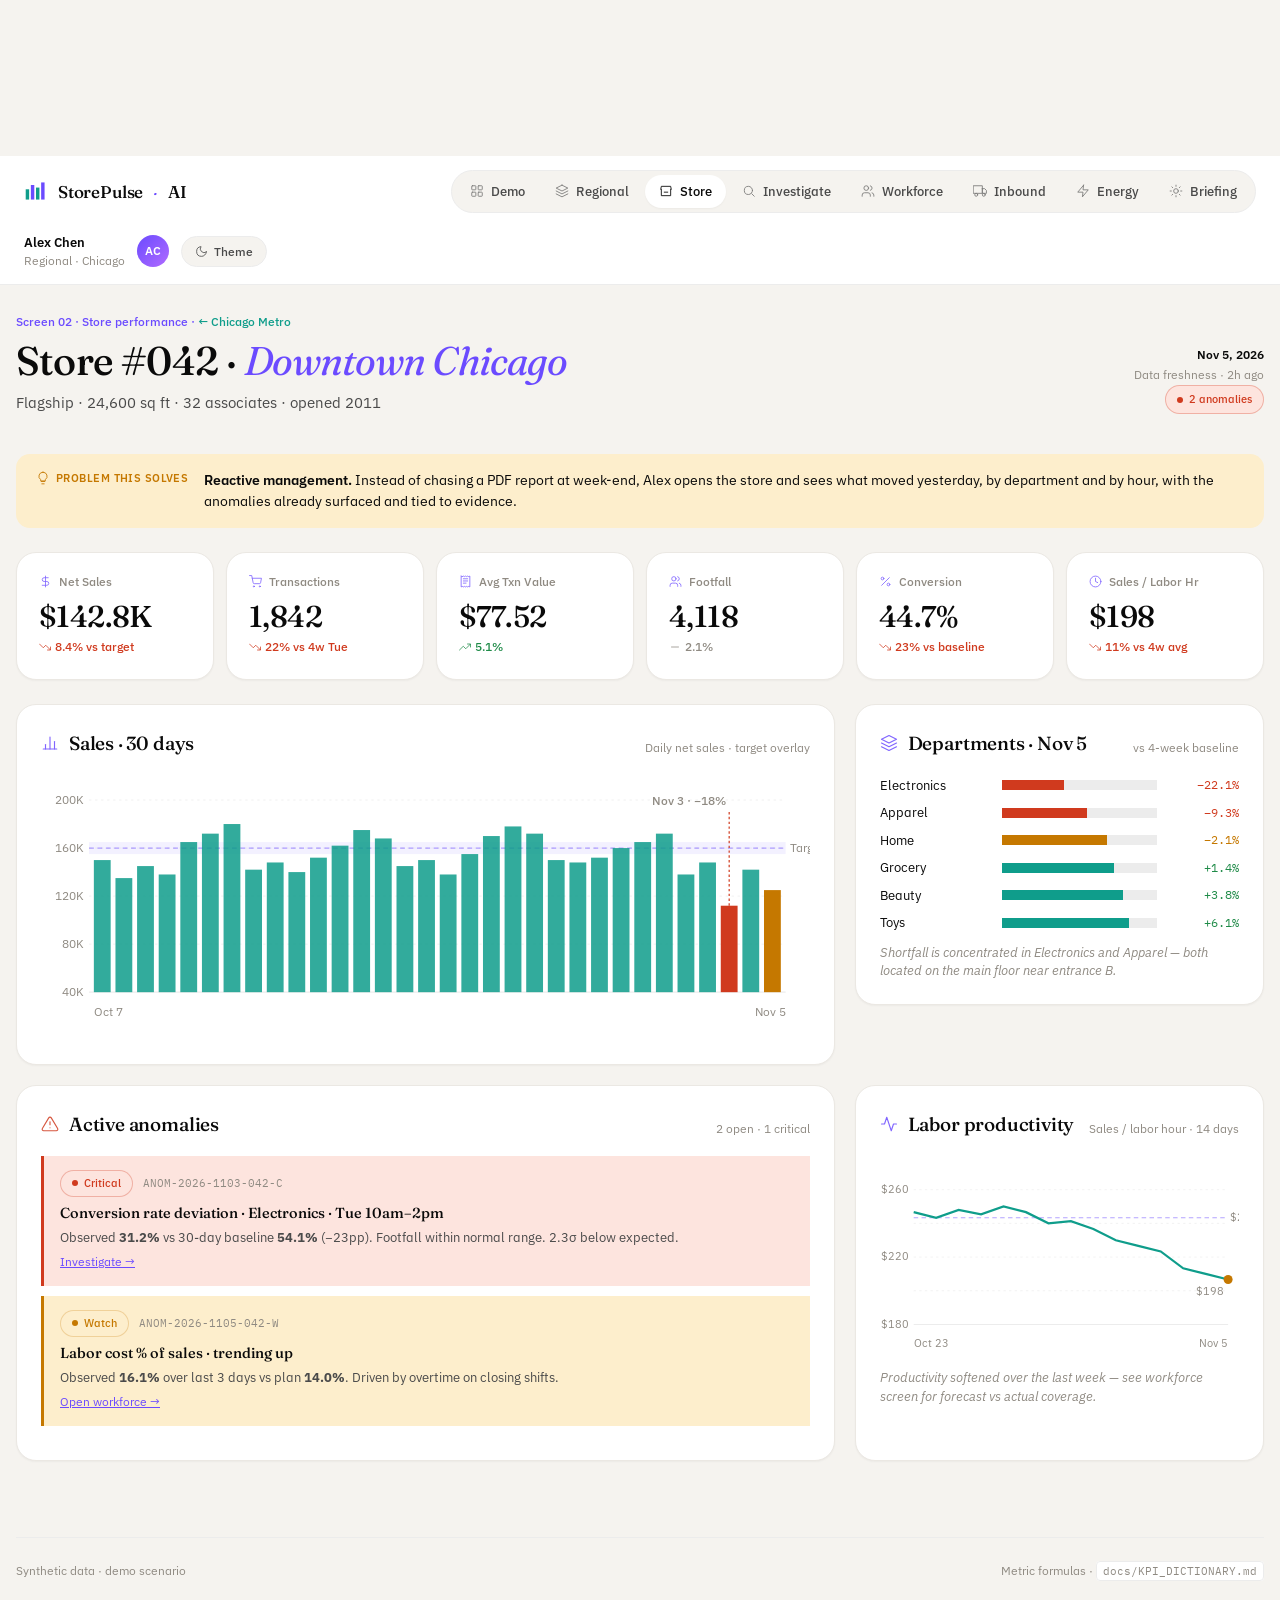
<file: docs/screens/store.html>
<!doctype html>
<html lang="en">
<head>
<meta charset="utf-8">
<meta name="viewport" content="width=device-width, initial-scale=1, viewport-fit=cover">
<title>Store #042 · StorePulse-AI</title>
<link rel="stylesheet" href="https://fonts.googleapis.com/css2?family=Fraunces:ital,wght@0,400;0,500;1,400&family=IBM+Plex+Sans:wght@400;500;600&family=IBM+Plex+Mono:wght@400;500&display=swap">
<link rel="stylesheet" href="styles.css">
<style>
  .dept-list {
    display: flex;
    flex-direction: column;
    gap: 8px;
  }
  .dept {
    display: grid;
    grid-template-columns: 110px 1fr 70px;
    gap: 12px;
    align-items: center;
    font-size: 13px;
    font-variant-numeric: tabular-nums;
  }
  .dept .d-bar {
    height: 10px;
    background: var(--rule);
    position: relative;
    overflow: hidden;
  }
  .dept .d-bar span {
    display: block;
    height: 100%;
    background: var(--c, var(--teal));
    width: var(--w, 50%);
  }
  .dept .d-val { text-align: right; font-family: var(--f-mono); font-size: 12px; }
  .anomaly-item {
    padding: 14px 16px;
    border-left: 3px solid var(--critical);
    background: var(--critical-soft);
    margin-bottom: 10px;
  }
  .anomaly-item.warn { border-color: var(--amber); background: var(--amber-soft); }
  .anomaly-item h4 { margin: 0 0 4px; font-family: var(--f-display); font-size: 14.5px; font-weight: 500; }
  .anomaly-item p { margin: 0; font-size: 12.5px; color: var(--ink-soft); }
  .anomaly-item a { color: var(--accent); font-size: 12px; margin-top: 6px; display: inline-block; }
</style>
</head>
<body>

<svg hidden xmlns="http://www.w3.org/2000/svg"><defs>
<symbol id="i-grid" viewBox="0 0 24 24"><rect x="3" y="3" width="7" height="7" rx="1"/><rect x="14" y="3" width="7" height="7" rx="1"/><rect x="3" y="14" width="7" height="7" rx="1"/><rect x="14" y="14" width="7" height="7" rx="1"/></symbol>
<symbol id="i-store" viewBox="0 0 24 24"><path d="M3 9l1-5h16l1 5"/><path d="M4 9v11h16V9"/><path d="M9 14h6"/></symbol>
<symbol id="i-search" viewBox="0 0 24 24"><circle cx="11" cy="11" r="7"/><path d="M21 21l-4.3-4.3"/></symbol>
<symbol id="i-users" viewBox="0 0 24 24"><path d="M16 21v-2a4 4 0 0 0-4-4H6a4 4 0 0 0-4 4v2"/><circle cx="9" cy="7" r="4"/><path d="M22 21v-2a4 4 0 0 0-3-3.87"/><path d="M16 3.13a4 4 0 0 1 0 7.75"/></symbol>
<symbol id="i-bolt" viewBox="0 0 24 24"><polygon points="13 2 3 14 12 14 11 22 21 10 12 10 13 2"/></symbol>
<symbol id="i-truck" viewBox="0 0 24 24"><rect x="1" y="3" width="15" height="13"/><polygon points="16 8 20 8 23 11 23 16 16 16 16 8"/><circle cx="5.5" cy="18.5" r="2.5"/><circle cx="18.5" cy="18.5" r="2.5"/></symbol>
<symbol id="i-sun" viewBox="0 0 24 24"><circle cx="12" cy="12" r="4"/><path d="M12 2v2M12 20v2M4.93 4.93l1.41 1.41M17.66 17.66l1.41 1.41M2 12h2M20 12h2M4.93 19.07l1.41-1.41M17.66 6.34l1.41-1.41"/></symbol>
<symbol id="i-moon" viewBox="0 0 24 24"><path d="M21 12.79A9 9 0 1 1 11.21 3 7 7 0 0 0 21 12.79z"/></symbol>
<symbol id="i-sparkles" viewBox="0 0 24 24"><path d="M12 3l2 5 5 2-5 2-2 5-2-5-5-2 5-2z"/><path d="M19 14l1 2 2 1-2 1-1 2-1-2-2-1 2-1z"/></symbol>
<symbol id="i-dollar" viewBox="0 0 24 24"><line x1="12" y1="2" x2="12" y2="22"/><path d="M17 5H9.5a3.5 3.5 0 0 0 0 7h5a3.5 3.5 0 0 1 0 7H6"/></symbol>
<symbol id="i-cart" viewBox="0 0 24 24"><circle cx="9" cy="21" r="1"/><circle cx="20" cy="21" r="1"/><path d="M1 1h4l2.68 13.39a2 2 0 0 0 2 1.61h9.72a2 2 0 0 0 2-1.61L23 6H6"/></symbol>
<symbol id="i-receipt" viewBox="0 0 24 24"><path d="M4 2v20l2-1 2 1 2-1 2 1 2-1 2 1 2-1 2 1V2l-2 1-2-1-2 1-2-1-2 1-2-1-2 1z"/><path d="M8 7h8M8 11h8M8 15h5"/></symbol>
<symbol id="i-percent" viewBox="0 0 24 24"><line x1="19" y1="5" x2="5" y2="19"/><circle cx="6.5" cy="6.5" r="2.5"/><circle cx="17.5" cy="17.5" r="2.5"/></symbol>
<symbol id="i-clock" viewBox="0 0 24 24"><circle cx="12" cy="12" r="10"/><polyline points="12 6 12 12 16 14"/></symbol>
<symbol id="i-briefcase" viewBox="0 0 24 24"><rect x="2" y="7" width="20" height="14" rx="2"/><path d="M16 21V5a2 2 0 0 0-2-2h-4a2 2 0 0 0-2 2v16"/></symbol>
<symbol id="i-trend-up" viewBox="0 0 24 24"><polyline points="23 6 13.5 15.5 8.5 10.5 1 18"/><polyline points="17 6 23 6 23 12"/></symbol>
<symbol id="i-trend-down" viewBox="0 0 24 24"><polyline points="23 18 13.5 8.5 8.5 13.5 1 6"/><polyline points="17 18 23 18 23 12"/></symbol>
<symbol id="i-minus" viewBox="0 0 24 24"><line x1="5" y1="12" x2="19" y2="12"/></symbol>
<symbol id="i-check" viewBox="0 0 24 24"><path d="M20 6L9 17l-5-5"/></symbol>
<symbol id="i-x" viewBox="0 0 24 24"><line x1="18" y1="6" x2="6" y2="18"/><line x1="6" y1="6" x2="18" y2="18"/></symbol>
<symbol id="i-alert" viewBox="0 0 24 24"><path d="M10.29 3.86L1.82 18a2 2 0 0 0 1.71 3h16.94a2 2 0 0 0 1.71-3L13.71 3.86a2 2 0 0 0-3.42 0z"/><line x1="12" y1="9" x2="12" y2="13"/><line x1="12" y1="17" x2="12.01" y2="17"/></symbol>
<symbol id="i-info" viewBox="0 0 24 24"><circle cx="12" cy="12" r="10"/><line x1="12" y1="16" x2="12" y2="12"/><line x1="12" y1="8" x2="12.01" y2="8"/></symbol>
<symbol id="i-eye" viewBox="0 0 24 24"><path d="M1 12s4-8 11-8 11 8 11 8-4 8-11 8-11-8-11-8z"/><circle cx="12" cy="12" r="3"/></symbol>
<symbol id="i-layers" viewBox="0 0 24 24"><polygon points="12 2 2 7 12 12 22 7 12 2"/><polyline points="2 17 12 22 22 17"/><polyline points="2 12 12 17 22 12"/></symbol>
<symbol id="i-pulse" viewBox="0 0 24 24"><path d="M22 12h-4l-3 9L9 3l-3 9H2"/></symbol>
<symbol id="i-target" viewBox="0 0 24 24"><circle cx="12" cy="12" r="10"/><circle cx="12" cy="12" r="6"/><circle cx="12" cy="12" r="2"/></symbol>
<symbol id="i-chart" viewBox="0 0 24 24"><line x1="18" y1="20" x2="18" y2="10"/><line x1="12" y1="20" x2="12" y2="4"/><line x1="6" y1="20" x2="6" y2="14"/><line x1="3" y1="20" x2="21" y2="20"/></symbol>
<symbol id="i-clipboard" viewBox="0 0 24 24"><path d="M16 4h2a2 2 0 0 1 2 2v14a2 2 0 0 1-2 2H6a2 2 0 0 1-2-2V6a2 2 0 0 1 2-2h2"/><rect x="8" y="2" width="8" height="4" rx="1"/><path d="M8 11h8M8 15h8"/></symbol>
<symbol id="i-flag" viewBox="0 0 24 24"><path d="M4 15s1-1 4-1 5 2 8 2 4-1 4-1V3s-1 1-4 1-5-2-8-2-4 1-4 1z"/><line x1="4" y1="22" x2="4" y2="15"/></symbol>
<symbol id="i-bulb" viewBox="0 0 24 24"><path d="M9 18h6M10 22h4M12 2a7 7 0 0 0-4 12.74V17h8v-2.26A7 7 0 0 0 12 2z"/></symbol>
<symbol id="i-arrow-right" viewBox="0 0 24 24"><line x1="5" y1="12" x2="19" y2="12"/><polyline points="12 5 19 12 12 19"/></symbol>
</defs></svg>

<nav class="topnav">
  <a href="index.html" class="nav-brand">
    <svg class="nav-mark" viewBox="0 0 28 28" aria-hidden="true">
      <rect x="2" y="12" width="4" height="12" fill="var(--teal)"/>
      <rect x="8" y="7" width="4" height="17" fill="var(--accent)"/>
      <rect x="14" y="10" width="4" height="14" fill="var(--teal)"/>
      <rect x="20" y="4" width="4" height="20" fill="var(--accent)"/>
    </svg>
    StorePulse<em>·</em>AI
  </a>
  <div class="nav-links">
    <a href="index.html" class="nav-link"><svg class="ico"><use href="#i-grid"/></svg>Demo</a>
    <a href="regional.html" class="nav-link"><svg class="ico"><use href="#i-layers"/></svg>Regional</a>
    <a href="store.html" class="nav-link active"><svg class="ico"><use href="#i-store"/></svg>Store</a>
    <a href="anomaly.html" class="nav-link"><svg class="ico"><use href="#i-search"/></svg>Investigate</a>
    <a href="workforce.html" class="nav-link"><svg class="ico"><use href="#i-users"/></svg>Workforce</a>
    <a href="inbound.html" class="nav-link"><svg class="ico"><use href="#i-truck"/></svg>Inbound</a>
    <a href="energy.html" class="nav-link"><svg class="ico"><use href="#i-bolt"/></svg>Energy</a>
    <a href="briefing.html" class="nav-link"><svg class="ico"><use href="#i-sun"/></svg>Briefing</a>
  </div>
  <div class="nav-user">
    <div class="who"><strong>Alex Chen</strong>Regional · Chicago</div>
    <div class="avatar">AC</div>
    <button class="theme-btn" id="themeBtn"><svg class="ico"><use href="#i-sun"/></svg>Theme</button>
  </div>
</nav>

<div class="wrap">
  <div class="page-head">
    <div>
      <div class="page-eyebrow">Screen 02 · Store performance · <a href="regional.html" style="color:var(--teal); text-decoration:none;">← Chicago Metro</a></div>
      <h1 class="page-title">Store #042 · <em>Downtown Chicago</em></h1>
      <div class="page-sub">Flagship · 24,600 sq ft · 32 associates · opened 2011</div>
    </div>
    <div class="page-meta">
      <strong>Nov 5, 2026</strong><br>
      Data freshness · 2h ago<br>
      <span class="pill crit"><span class="dot"></span>2 anomalies</span>
    </div>
  </div>

  <div class="problem-banner">
    <span class="tag"><svg class="ico"><use href="#i-bulb"/></svg>Problem this solves</span>
    <p><strong>Reactive management.</strong> Instead of chasing a PDF report at week-end, Alex opens the store and sees what moved yesterday, by department and by hour, with the anomalies already surfaced and tied to evidence.</p>
  </div>

  <div class="kpi-row">
    <div class="kpi">
      <div class="k-label"><svg class="ico"><use href="#i-dollar"/></svg>Net Sales</div>
      <div class="k-value">$142.8K</div>
      <div class="k-delta down"><svg class="ico"><use href="#i-trend-down"/></svg> 8.4% vs target</div>
    </div>
    <div class="kpi">
      <div class="k-label"><svg class="ico"><use href="#i-cart"/></svg>Transactions</div>
      <div class="k-value">1,842</div>
      <div class="k-delta down"><svg class="ico"><use href="#i-trend-down"/></svg> 22% vs 4w Tue</div>
    </div>
    <div class="kpi">
      <div class="k-label"><svg class="ico"><use href="#i-receipt"/></svg>Avg Txn Value</div>
      <div class="k-value">$77.52</div>
      <div class="k-delta up"><svg class="ico"><use href="#i-trend-up"/></svg> 5.1%</div>
    </div>
    <div class="kpi">
      <div class="k-label"><svg class="ico"><use href="#i-users"/></svg>Footfall</div>
      <div class="k-value">4,118</div>
      <div class="k-delta flat"><svg class="ico"><use href="#i-minus"/></svg> 2.1%</div>
    </div>
    <div class="kpi">
      <div class="k-label"><svg class="ico"><use href="#i-percent"/></svg>Conversion</div>
      <div class="k-value">44.7%</div>
      <div class="k-delta down"><svg class="ico"><use href="#i-trend-down"/></svg> 23% vs baseline</div>
    </div>
    <div class="kpi">
      <div class="k-label"><svg class="ico"><use href="#i-clock"/></svg>Sales / Labor Hr</div>
      <div class="k-value">$198</div>
      <div class="k-delta down"><svg class="ico"><use href="#i-trend-down"/></svg> 11% vs 4w avg</div>
    </div>
  </div>

  <div class="split">
    <div class="panel">
      <div class="panel-head">
        <h2 class="panel-h"><svg class="ico"><use href="#i-chart"/></svg>Sales · 30 days</h2>
        <div class="panel-sub">Daily net sales · target overlay</div>
      </div>
      <svg class="chart" viewBox="0 0 640 220">
        <line class="axis" x1="40" y1="180" x2="620" y2="180"/>
        <g class="grid">
          <line x1="40" y1="140" x2="620" y2="140"/>
          <line x1="40" y1="100" x2="620" y2="100"/>
          <line x1="40" y1="60" x2="620" y2="60"/>
          <line x1="40" y1="20" x2="620" y2="20"/>
        </g>
        <!-- Target band -->
        <rect x="40" y="55" width="580" height="10" fill="var(--accent)" opacity="0.08"/>
        <line x1="40" y1="60" x2="620" y2="60" stroke="var(--accent)" stroke-width="1" stroke-dasharray="4 3" opacity="0.5"/>
        <text x="624" y="63" text-anchor="start" fill="var(--accent)">Target</text>
        <!-- Bars (30 days) -->
        <g>
          <!-- heights are relative -->
          <rect x="44" y="70" width="14" height="110" fill="var(--teal)" opacity="0.85"/>
          <rect x="62" y="85" width="14" height="95" fill="var(--teal)" opacity="0.85"/>
          <rect x="80" y="75" width="14" height="105" fill="var(--teal)" opacity="0.85"/>
          <rect x="98" y="82" width="14" height="98" fill="var(--teal)" opacity="0.85"/>
          <rect x="116" y="55" width="14" height="125" fill="var(--teal)" opacity="0.85"/>
          <rect x="134" y="48" width="14" height="132" fill="var(--teal)" opacity="0.85"/>
          <rect x="152" y="40" width="14" height="140" fill="var(--teal)" opacity="0.85"/>
          <rect x="170" y="78" width="14" height="102" fill="var(--teal)" opacity="0.85"/>
          <rect x="188" y="72" width="14" height="108" fill="var(--teal)" opacity="0.85"/>
          <rect x="206" y="80" width="14" height="100" fill="var(--teal)" opacity="0.85"/>
          <rect x="224" y="68" width="14" height="112" fill="var(--teal)" opacity="0.85"/>
          <rect x="242" y="58" width="14" height="122" fill="var(--teal)" opacity="0.85"/>
          <rect x="260" y="45" width="14" height="135" fill="var(--teal)" opacity="0.85"/>
          <rect x="278" y="52" width="14" height="128" fill="var(--teal)" opacity="0.85"/>
          <rect x="296" y="75" width="14" height="105" fill="var(--teal)" opacity="0.85"/>
          <rect x="314" y="70" width="14" height="110" fill="var(--teal)" opacity="0.85"/>
          <rect x="332" y="82" width="14" height="98" fill="var(--teal)" opacity="0.85"/>
          <rect x="350" y="65" width="14" height="115" fill="var(--teal)" opacity="0.85"/>
          <rect x="368" y="50" width="14" height="130" fill="var(--teal)" opacity="0.85"/>
          <rect x="386" y="42" width="14" height="138" fill="var(--teal)" opacity="0.85"/>
          <rect x="404" y="48" width="14" height="132" fill="var(--teal)" opacity="0.85"/>
          <rect x="422" y="70" width="14" height="110" fill="var(--teal)" opacity="0.85"/>
          <rect x="440" y="72" width="14" height="108" fill="var(--teal)" opacity="0.85"/>
          <rect x="458" y="68" width="14" height="112" fill="var(--teal)" opacity="0.85"/>
          <rect x="476" y="60" width="14" height="120" fill="var(--teal)" opacity="0.85"/>
          <rect x="494" y="55" width="14" height="125" fill="var(--teal)" opacity="0.85"/>
          <rect x="512" y="48" width="14" height="132" fill="var(--teal)" opacity="0.85"/>
          <rect x="530" y="82" width="14" height="98" fill="var(--teal)" opacity="0.85"/>
          <rect x="548" y="72" width="14" height="108" fill="var(--teal)" opacity="0.85"/>
          <!-- Nov 3 anomaly day -->
          <rect x="566" y="108" width="14" height="72" fill="var(--critical)"/>
          <!-- Nov 4 -->
          <rect x="584" y="78" width="14" height="102" fill="var(--teal)" opacity="0.85"/>
          <!-- Nov 5 -->
          <rect x="602" y="95" width="14" height="85" fill="var(--amber)"/>
        </g>
        <!-- Callouts -->
        <line x1="573" y1="108" x2="573" y2="30" stroke="var(--critical)" stroke-width="1" stroke-dasharray="2 2"/>
        <text x="570" y="24" text-anchor="end" fill="var(--critical)" font-weight="500">Nov 3 · −18%</text>
        <!-- Y labels -->
        <text x="36" y="23" text-anchor="end">200K</text>
        <text x="36" y="63" text-anchor="end">160K</text>
        <text x="36" y="103" text-anchor="end">120K</text>
        <text x="36" y="143" text-anchor="end">80K</text>
        <text x="36" y="183" text-anchor="end">40K</text>
        <text x="44" y="200" text-anchor="start">Oct 7</text>
        <text x="620" y="200" text-anchor="end">Nov 5</text>
      </svg>
    </div>

    <div>
      <div class="panel">
        <div class="panel-head">
          <h2 class="panel-h"><svg class="ico"><use href="#i-layers"/></svg>Departments · Nov 5</h2>
          <div class="panel-sub">vs 4-week baseline</div>
        </div>
        <div class="dept-list">
          <div class="dept"><span>Electronics</span><span class="d-bar"><span style="--w:40%; --c:var(--critical);"></span></span><span class="d-val" style="color:var(--critical);">−22.1%</span></div>
          <div class="dept"><span>Apparel</span><span class="d-bar"><span style="--w:55%; --c:var(--critical);"></span></span><span class="d-val" style="color:var(--critical);">−9.3%</span></div>
          <div class="dept"><span>Home</span><span class="d-bar"><span style="--w:68%; --c:var(--amber);"></span></span><span class="d-val" style="color:var(--amber);">−2.1%</span></div>
          <div class="dept"><span>Grocery</span><span class="d-bar"><span style="--w:72%; --c:var(--teal);"></span></span><span class="d-val" style="color:var(--good);">+1.4%</span></div>
          <div class="dept"><span>Beauty</span><span class="d-bar"><span style="--w:78%; --c:var(--teal);"></span></span><span class="d-val" style="color:var(--good);">+3.8%</span></div>
          <div class="dept"><span>Toys</span><span class="d-bar"><span style="--w:82%; --c:var(--teal);"></span></span><span class="d-val" style="color:var(--good);">+6.1%</span></div>
        </div>
        <div class="note">Shortfall is concentrated in Electronics and Apparel — both located on the main floor near entrance B.</div>
      </div>
    </div>
  </div>

  <div class="split">
    <div class="panel">
      <div class="panel-head">
        <h2 class="panel-h"><svg class="ico critical"><use href="#i-alert"/></svg>Active anomalies</h2>
        <div class="panel-sub">2 open · 1 critical</div>
      </div>
      <div class="anomaly-item">
        <div style="display:flex; gap:10px; align-items:center; margin-bottom:6px;">
          <span class="pill crit"><span class="dot"></span>Critical</span>
          <span style="font-family:var(--f-mono); font-size:11px; color:var(--muted);">ANOM-2026-1103-042-C</span>
        </div>
        <h4>Conversion rate deviation · Electronics · Tue 10am–2pm</h4>
        <p>Observed <strong>31.2%</strong> vs 30-day baseline <strong>54.1%</strong> (−23pp). Footfall within normal range. 2.3σ below expected.</p>
        <a href="anomaly.html">Investigate →</a>
      </div>
      <div class="anomaly-item warn">
        <div style="display:flex; gap:10px; align-items:center; margin-bottom:6px;">
          <span class="pill warn"><span class="dot"></span>Watch</span>
          <span style="font-family:var(--f-mono); font-size:11px; color:var(--muted);">ANOM-2026-1105-042-W</span>
        </div>
        <h4>Labor cost % of sales · trending up</h4>
        <p>Observed <strong>16.1%</strong> over last 3 days vs plan <strong>14.0%</strong>. Driven by overtime on closing shifts.</p>
        <a href="workforce.html">Open workforce →</a>
      </div>
    </div>

    <div class="panel">
      <div class="panel-head">
        <h2 class="panel-h"><svg class="ico"><use href="#i-pulse"/></svg>Labor productivity</h2>
        <div class="panel-sub">Sales / labor hour · 14 days</div>
      </div>
      <svg class="chart" viewBox="0 0 320 180">
        <line class="axis" x1="30" y1="150" x2="310" y2="150"/>
        <g class="grid">
          <line x1="30" y1="120" x2="310" y2="120"/>
          <line x1="30" y1="90" x2="310" y2="90"/>
          <line x1="30" y1="60" x2="310" y2="60"/>
          <line x1="30" y1="30" x2="310" y2="30"/>
        </g>
        <line x1="30" y1="55" x2="310" y2="55" stroke="var(--accent)" stroke-width="1" stroke-dasharray="4 3" opacity="0.5"/>
        <text x="312" y="58" text-anchor="start" fill="var(--accent)">$230 target</text>
        <polyline fill="none" stroke="var(--teal)" stroke-width="2"
          points="30,50 50,55 70,48 90,52 110,45 130,50 150,60 170,58 190,65 210,75 230,80 250,85 270,100 290,105 310,110"/>
        <circle cx="310" cy="110" r="4" fill="var(--amber)"/>
        <text x="306" y="124" text-anchor="end" fill="var(--amber)">$198</text>
        <text x="26" y="33" text-anchor="end">$260</text>
        <text x="26" y="93" text-anchor="end">$220</text>
        <text x="26" y="153" text-anchor="end">$180</text>
        <text x="30" y="170" text-anchor="start">Oct 23</text>
        <text x="310" y="170" text-anchor="end">Nov 5</text>
      </svg>
      <div class="note">Productivity softened over the last week — see workforce screen for forecast vs actual coverage.</div>
    </div>
  </div>

  <div class="foot">
    <div>Synthetic data · demo scenario</div>
    <div>Metric formulas · <code style="font-family:var(--f-mono);">docs/KPI_DICTIONARY.md</code></div>
  </div>
</div>

<script>
  (function () {
    var btn = document.getElementById('themeBtn');
    if (!btn) return;
    var root = document.documentElement;
    try { var s = localStorage.getItem('sp_theme'); if (s === 'dark' || s === 'light') root.setAttribute('data-theme', s); } catch (e) {}
    function syncIcon() {
      var cur = root.getAttribute('data-theme');
      var isDark = cur === 'dark' || (cur !== 'light' && window.matchMedia('(prefers-color-scheme: dark)').matches);
      var use = btn.querySelector('use');
      if (use) use.setAttribute('href', isDark ? '#i-sun' : '#i-moon');
    }
    syncIcon();
    btn.addEventListener('click', function () {
      var cur = root.getAttribute('data-theme');
      var isDark = cur === 'dark' ? false : (cur === 'light' ? true : !window.matchMedia('(prefers-color-scheme: dark)').matches);
      var next = isDark ? 'dark' : 'light';
      root.setAttribute('data-theme', next);
      try { localStorage.setItem('sp_theme', next); } catch (e) {}
      syncIcon();
    });
  })();
</script>
</body>
</html>
</file>
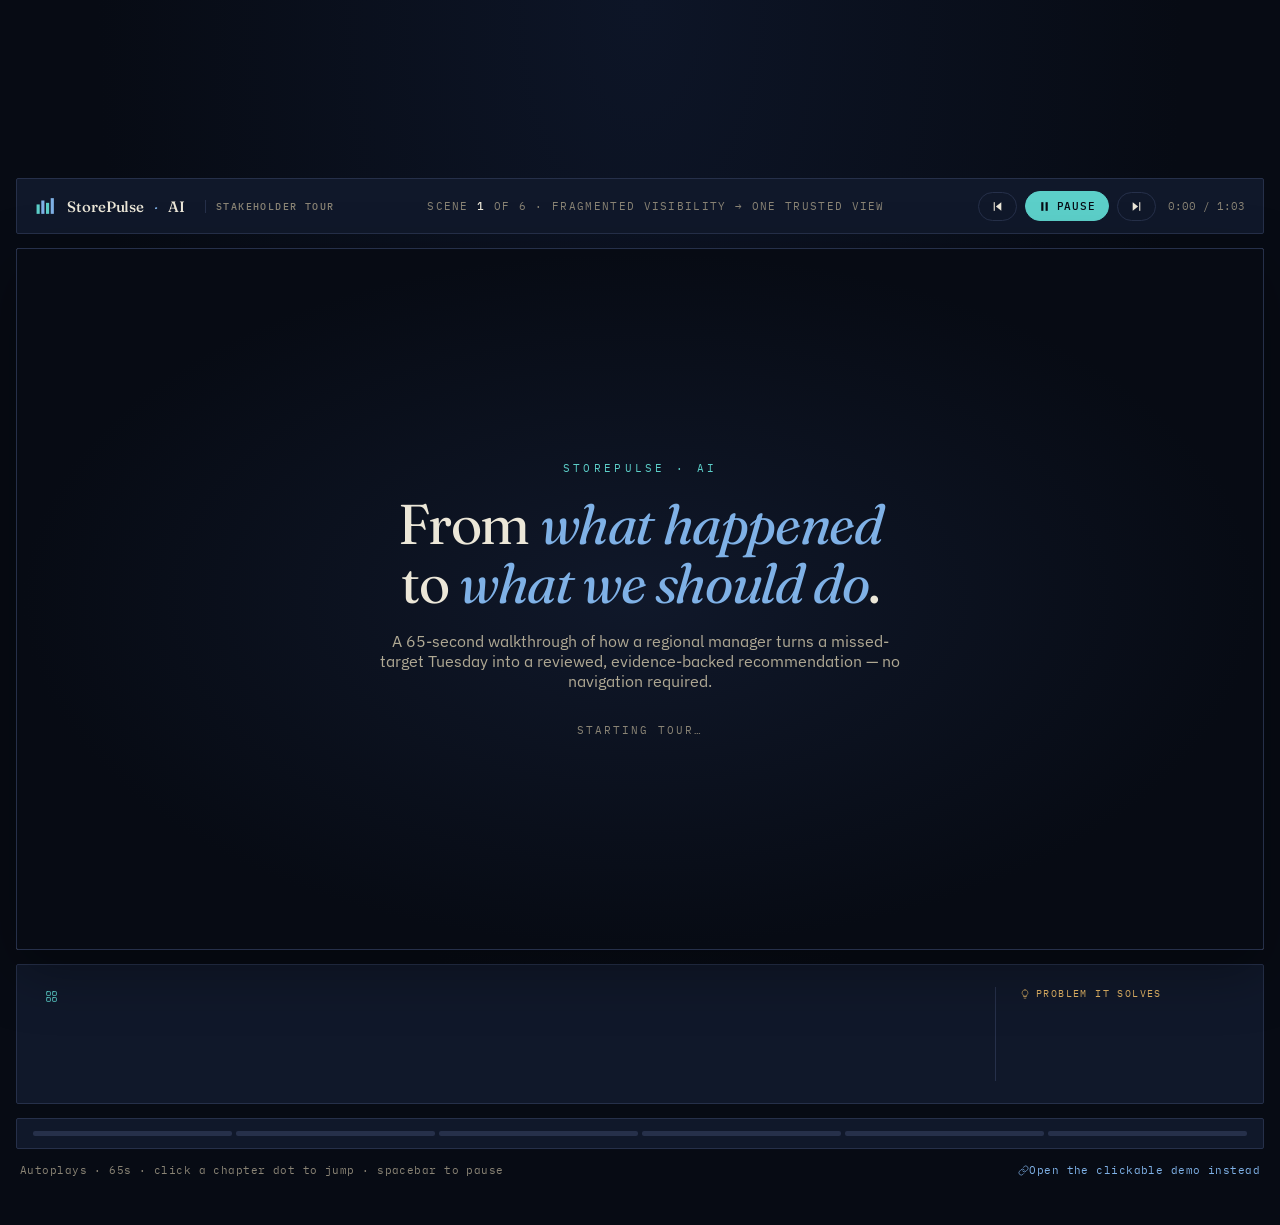
<file: docs/screens/tour.html>
<!doctype html>
<html lang="en">
<head>
<meta charset="utf-8">
<meta name="viewport" content="width=device-width, initial-scale=1, viewport-fit=cover">
<title>StorePulse-AI Tour</title>
<link rel="stylesheet" href="https://fonts.googleapis.com/css2?family=Fraunces:ital,wght@0,400;0,500;1,400&family=IBM+Plex+Sans:wght@400;500;600&family=IBM+Plex+Mono:wght@400;500&display=swap">
<style>
  :root {
    --ink: #ece7d8;
    --ink-soft: #b0a994;
    --bg: #070b14;
    --bg-raised: #10182a;
    --bg-high: #18233d;
    --accent: #7fb1e6;
    --teal: #5ccfc9;
    --amber: #e3b566;
    --critical: #e8886f;
    --rule: #26304a;
    --rule-soft: #1a2338;
    --muted: #8a8475;
    --f-display: "Fraunces", "Iowan Old Style", Georgia, serif;
    --f-body: "IBM Plex Sans", -apple-system, BlinkMacSystemFont, "Segoe UI", sans-serif;
    --f-mono: "IBM Plex Mono", "SF Mono", Menlo, monospace;
    color-scheme: dark;
  }
  * { box-sizing: border-box; }
  html, body {
    margin: 0;
    background: radial-gradient(ellipse at top, #0d1527 0%, var(--bg) 60%);
    color: var(--ink);
    font-family: var(--f-body);
    min-height: 100%;
  }
  body {
    padding-left: max(16px, env(safe-area-inset-left, 0px));
    padding-right: max(16px, env(safe-area-inset-right, 0px));
    font-feature-settings: "ss01" on;
  }
  ::selection { background: var(--accent); color: var(--bg); }

  .player {
    max-width: 1280px;
    margin: 0 auto;
    padding-block: 24px 48px;
    display: flex;
    flex-direction: column;
    gap: 14px;
  }

  /* Icon helper */
  .ico {
    width: 1em; height: 1em;
    fill: none; stroke: currentColor;
    stroke-width: 1.5; stroke-linecap: round; stroke-linejoin: round;
    vertical-align: -0.15em;
    flex-shrink: 0;
  }

  /* Chrome */
  .chrome {
    display: grid;
    grid-template-columns: auto 1fr auto;
    align-items: center;
    padding: 12px 18px;
    background: var(--bg-raised);
    border: 1px solid var(--rule);
    border-radius: 2px;
    gap: 16px;
  }
  @media (max-width: 760px) {
    .chrome { grid-template-columns: 1fr; text-align: center; gap: 10px; }
  }
  .brand {
    display: flex;
    align-items: center;
    gap: 10px;
    font-family: var(--f-display);
    font-weight: 500;
    font-size: 15px;
    letter-spacing: -0.005em;
  }
  .brand em { color: var(--accent); font-style: italic; font-weight: 400; }
  .brand-mark { width: 22px; height: 22px; flex-shrink: 0; }
  .brand-sub {
    font-family: var(--f-mono);
    font-size: 10px;
    letter-spacing: 0.14em;
    color: var(--muted);
    text-transform: uppercase;
    margin-left: 10px;
    padding-left: 10px;
    border-left: 1px solid var(--rule);
  }
  @media (max-width: 760px) {
    .brand-sub { border-left: 0; margin-left: 0; padding-left: 0; }
  }
  .chapter {
    font-family: var(--f-mono);
    font-size: 11px;
    letter-spacing: 0.12em;
    text-transform: uppercase;
    color: var(--muted);
    text-align: center;
    min-width: 0;
    white-space: nowrap;
    overflow: hidden;
    text-overflow: ellipsis;
  }
  .chapter strong { color: var(--ink); font-weight: 500; }
  .controls {
    display: flex;
    align-items: center;
    gap: 8px;
    justify-content: flex-end;
  }
  .ctrl {
    background: transparent;
    border: 1px solid var(--rule);
    color: var(--ink);
    padding: 7px 12px;
    border-radius: 999px;
    font-family: var(--f-mono);
    font-size: 11px;
    letter-spacing: 0.08em;
    text-transform: uppercase;
    cursor: pointer;
    display: inline-flex;
    align-items: center;
    gap: 6px;
    transition: all 0.15s;
  }
  .ctrl:hover { border-color: var(--accent); color: var(--accent); }
  .ctrl.primary {
    background: var(--teal);
    border-color: var(--teal);
    color: var(--bg);
    font-weight: 500;
  }
  .ctrl.primary:hover { background: var(--accent); border-color: var(--accent); color: var(--bg); }
  .ctrl .ico { font-size: 13px; }
  .time {
    font-family: var(--f-mono);
    font-size: 11px;
    color: var(--muted);
    font-variant-numeric: tabular-nums;
    margin-left: 4px;
    white-space: nowrap;
  }

  /* Stage */
  .stage {
    position: relative;
    background: #f6f2e8;
    border: 1px solid var(--rule);
    border-radius: 2px;
    overflow: hidden;
    aspect-ratio: 16/9;
    box-shadow: 0 20px 60px rgba(0,0,0,0.35), 0 0 0 1px var(--rule-soft) inset;
  }
  .stage iframe {
    position: absolute;
    inset: 0;
    width: 100%;
    height: 100%;
    border: 0;
    display: block;
    transition: opacity 500ms ease, transform 12s linear;
    transform: scale(1);
  }
  .stage.kenburns iframe { transform: scale(1.03); }
  .stage.fading iframe { opacity: 0; transition: opacity 400ms ease; }
  .stage.paused::after {
    content: "";
    position: absolute;
    inset: 0;
    background: rgba(7, 11, 20, 0.55);
    display: block;
    pointer-events: none;
  }
  .stage .pause-mark {
    position: absolute;
    inset: 0;
    display: none;
    align-items: center;
    justify-content: center;
    pointer-events: none;
  }
  .stage.paused .pause-mark { display: flex; }
  .pause-mark-inner {
    width: 84px; height: 84px;
    border-radius: 50%;
    background: rgba(255,255,255,0.12);
    backdrop-filter: blur(8px);
    display: inline-flex;
    align-items: center;
    justify-content: center;
    color: #fff;
    font-size: 40px;
    border: 1px solid rgba(255,255,255,0.2);
  }

  /* Caption */
  .caption {
    padding: 22px 28px;
    background: var(--bg-raised);
    border: 1px solid var(--rule);
    border-radius: 2px;
    min-height: 140px;
    display: flex;
    gap: 24px;
    align-items: flex-start;
    flex-wrap: wrap;
  }
  .caption .lead { flex: 1; min-width: 260px; }
  .caption .k {
    font-family: var(--f-mono);
    font-size: 10.5px;
    letter-spacing: 0.14em;
    text-transform: uppercase;
    color: var(--teal);
    margin-bottom: 10px;
    display: inline-flex;
    align-items: center;
    gap: 8px;
  }
  .caption .k .ico { font-size: 13px; }
  .caption h2 {
    font-family: var(--f-display);
    font-weight: 400;
    font-size: clamp(22px, 2.6vw, 30px);
    line-height: 1.15;
    letter-spacing: -0.02em;
    margin: 0 0 10px;
    text-wrap: balance;
  }
  .caption h2 em { color: var(--accent); font-style: italic; }
  .caption p {
    margin: 0;
    color: var(--ink-soft);
    font-size: 14.5px;
    line-height: 1.55;
    max-width: 68ch;
  }
  .caption .solves {
    width: 240px;
    padding-left: 24px;
    border-left: 1px solid var(--rule);
    align-self: stretch;
  }
  .caption .solves-k {
    font-family: var(--f-mono);
    font-size: 10px;
    letter-spacing: 0.14em;
    text-transform: uppercase;
    color: var(--amber);
    margin-bottom: 6px;
    display: flex;
    align-items: center;
    gap: 6px;
  }
  .caption .solves-txt {
    font-family: var(--f-body);
    font-size: 13.5px;
    color: var(--ink);
    line-height: 1.4;
  }
  @media (max-width: 820px) {
    .caption .solves { width: 100%; padding-left: 0; padding-top: 14px; border-left: 0; border-top: 1px solid var(--rule); }
  }

  .anim {
    opacity: 0;
    transform: translateY(8px);
    animation: fadeIn 600ms cubic-bezier(.2,.8,.3,1) 150ms forwards;
  }
  .anim.d2 { animation-delay: 250ms; }
  .anim.d3 { animation-delay: 350ms; }
  @keyframes fadeIn {
    to { opacity: 1; transform: translateY(0); }
  }

  /* Progress */
  .progress {
    display: flex;
    align-items: center;
    gap: 14px;
    padding: 12px 16px;
    background: var(--bg-raised);
    border: 1px solid var(--rule);
    border-radius: 2px;
  }
  .progress .dots {
    display: flex;
    gap: 4px;
    flex: 1;
    min-width: 0;
  }
  .progress .dot {
    flex: 1;
    min-width: 30px;
    height: 5px;
    background: var(--rule);
    border-radius: 2px;
    cursor: pointer;
    border: 0;
    padding: 0;
    position: relative;
    overflow: hidden;
    transition: height 150ms;
  }
  .progress .dot:hover { height: 7px; }
  .progress .dot.done { background: var(--teal); opacity: 0.6; }
  .progress .dot.active { background: var(--rule); }
  .progress .dot.active::before {
    content: "";
    position: absolute;
    inset: 0;
    background: var(--teal);
    width: var(--w, 0%);
    transition: width 50ms linear;
  }

  /* Intro & outro overlay scenes (slide 0 and slide N+1) */
  .title-card {
    position: absolute;
    inset: 0;
    display: flex;
    flex-direction: column;
    justify-content: center;
    align-items: center;
    text-align: center;
    padding: 40px 32px;
    background: radial-gradient(ellipse at center, #10182a 0%, var(--bg) 70%);
    color: var(--ink);
    opacity: 0;
    pointer-events: none;
    transition: opacity 500ms;
    z-index: 2;
  }
  .title-card.show { opacity: 1; }
  .title-card .kicker {
    font-family: var(--f-mono);
    font-size: 11px;
    letter-spacing: 0.3em;
    text-transform: uppercase;
    color: var(--teal);
    margin-bottom: 20px;
  }
  .title-card h1 {
    font-family: var(--f-display);
    font-weight: 400;
    font-size: clamp(32px, 5vw, 56px);
    line-height: 1.05;
    letter-spacing: -0.025em;
    margin: 0 0 18px;
    text-wrap: balance;
    max-width: 18ch;
  }
  .title-card h1 em { color: var(--accent); font-style: italic; }
  .title-card p {
    font-family: var(--f-body);
    color: var(--ink-soft);
    font-size: 16px;
    max-width: 52ch;
    margin: 0;
  }
  .title-card .play-prompt {
    margin-top: 32px;
    font-family: var(--f-mono);
    font-size: 11px;
    letter-spacing: 0.18em;
    text-transform: uppercase;
    color: var(--muted);
  }

  .foot {
    display: flex;
    justify-content: space-between;
    font-family: var(--f-mono);
    font-size: 11px;
    color: var(--muted);
    letter-spacing: 0.04em;
    padding: 0 4px;
    flex-wrap: wrap;
    gap: 10px;
  }
  .foot a { color: var(--accent); text-decoration: none; }
  .foot a:hover { text-decoration: underline; }
</style>
</head>
<body>

<svg hidden xmlns="http://www.w3.org/2000/svg"><defs>
<symbol id="i-play" viewBox="0 0 24 24"><polygon points="6 4 20 12 6 20 6 4" fill="currentColor" stroke="none"/></symbol>
<symbol id="i-pause" viewBox="0 0 24 24"><rect x="6" y="4" width="4" height="16" fill="currentColor" stroke="none"/><rect x="14" y="4" width="4" height="16" fill="currentColor" stroke="none"/></symbol>
<symbol id="i-prev" viewBox="0 0 24 24"><polygon points="19 20 9 12 19 4" fill="currentColor" stroke="none"/><rect x="5" y="4" width="2" height="16" fill="currentColor" stroke="none"/></symbol>
<symbol id="i-next" viewBox="0 0 24 24"><polygon points="5 4 15 12 5 20" fill="currentColor" stroke="none"/><rect x="17" y="4" width="2" height="16" fill="currentColor" stroke="none"/></symbol>
<symbol id="i-chapter" viewBox="0 0 24 24"><rect x="3" y="3" width="7" height="7" rx="1"/><rect x="14" y="3" width="7" height="7" rx="1"/><rect x="3" y="14" width="7" height="7" rx="1"/><rect x="14" y="14" width="7" height="7" rx="1"/></symbol>
<symbol id="i-bulb" viewBox="0 0 24 24"><path d="M9 18h6M10 22h4M12 2a7 7 0 0 0-4 12.74V17h8v-2.26A7 7 0 0 0 12 2z"/></symbol>
<symbol id="i-sparkles" viewBox="0 0 24 24"><path d="M12 3l2 5 5 2-5 2-2 5-2-5-5-2 5-2z"/><path d="M19 14l1 2 2 1-2 1-1 2-1-2-2-1 2-1z"/></symbol>
<symbol id="i-sound-off" viewBox="0 0 24 24"><polygon points="11 5 6 9 2 9 2 15 6 15 11 19 11 5"/><line x1="23" y1="9" x2="17" y2="15"/><line x1="17" y1="9" x2="23" y2="15"/></symbol>
<symbol id="i-link" viewBox="0 0 24 24"><path d="M10 13a5 5 0 0 0 7.54.54l3-3a5 5 0 0 0-7.07-7.07l-1.72 1.71"/><path d="M14 11a5 5 0 0 0-7.54-.54l-3 3a5 5 0 0 0 7.07 7.07l1.71-1.71"/></symbol>
</defs></svg>

<div class="player">
  <header class="chrome">
    <div class="brand">
      <svg class="brand-mark" viewBox="0 0 28 28" aria-hidden="true">
        <rect x="2" y="12" width="4" height="12" fill="var(--teal)"/>
        <rect x="8" y="7" width="4" height="17" fill="var(--accent)"/>
        <rect x="14" y="10" width="4" height="14" fill="var(--teal)"/>
        <rect x="20" y="4" width="4" height="20" fill="var(--accent)"/>
      </svg>
      StorePulse<em>·</em>AI
      <span class="brand-sub">Stakeholder tour</span>
    </div>
    <div class="chapter">Scene <strong id="ch-no">1</strong> of 6 · <span id="ch-title">Fragmented visibility → one trusted view</span></div>
    <div class="controls">
      <button class="ctrl" id="btn-prev" aria-label="Previous"><svg class="ico"><use href="#i-prev"/></svg></button>
      <button class="ctrl primary" id="btn-play" aria-label="Play or pause"><svg class="ico" id="btn-play-ico"><use href="#i-pause"/></svg><span id="btn-play-label">Pause</span></button>
      <button class="ctrl" id="btn-next" aria-label="Next"><svg class="ico"><use href="#i-next"/></svg></button>
      <span class="time" id="time">0:00 / 0:00</span>
    </div>
  </header>

  <div class="stage" id="stage">
    <iframe id="stageFrame" src="" title="Current scene"></iframe>
    <div class="pause-mark"><div class="pause-mark-inner"><svg class="ico"><use href="#i-play"/></svg></div></div>
    <div class="title-card" id="titleCard">
      <div class="kicker">StorePulse · AI</div>
      <h1>From <em>what happened</em> to <em>what we should do</em>.</h1>
      <p>A 65-second walkthrough of how a regional manager turns a missed-target Tuesday into a reviewed, evidence-backed recommendation — no navigation required.</p>
      <div class="play-prompt">Starting tour…</div>
    </div>
  </div>

  <div class="caption">
    <div class="lead">
      <div class="k anim" id="cap-k"><svg class="ico"><use href="#i-chapter"/></svg><span></span></div>
      <h2 class="anim d2" id="cap-h"></h2>
      <p class="anim d3" id="cap-p"></p>
    </div>
    <div class="solves">
      <div class="solves-k"><svg class="ico"><use href="#i-bulb"/></svg>Problem it solves</div>
      <div class="solves-txt anim d3" id="cap-s"></div>
    </div>
  </div>

  <div class="progress">
    <div class="dots" id="dots"></div>
  </div>

  <div class="foot">
    <div>Autoplays · 65s · click a chapter dot to jump · spacebar to pause</div>
    <div><a href="index.html"><svg class="ico"><use href="#i-link"/></svg>Open the clickable demo instead</a></div>
  </div>
</div>

<script>
const scenes = [
  {
    src: 'regional.html',
    chapterTitle: 'Fragmented visibility → one trusted view',
    k: 'Scene 01 · Regional command center',
    h: 'Five stores, <em>one picture</em>.',
    p: 'Chicago Metro, yesterday. Unified sales, labor, and conversion KPIs across all stores — governed metric definitions, two stores flagged for attention, one carrying a critical anomaly.',
    s: 'Sales from POS, labor from WFM, footfall from traffic counters — all living in different tabs, reconciled by hand.',
    duration: 10000
  },
  {
    src: 'store.html',
    chapterTitle: 'Reactive management → situational awareness',
    k: 'Scene 02 · Store performance',
    h: 'Why Store <em>#042</em> missed target.',
    p: 'Electronics down 22%. Footfall unchanged — so this is a conversion issue, not a demand issue. Two anomalies already open and linked to supporting evidence.',
    s: 'Dashboards report what happened. Why it happened and what to do next falls to manual investigation.',
    duration: 10000
  },
  {
    src: 'anomaly.html',
    chapterTitle: 'Opaque root-cause → ranked, evidenced factors',
    k: 'Scene 03 · The agentic investigation',
    h: 'Agents retrieve. <em>Humans decide.</em>',
    p: 'Specialist agents pull validated metrics through a typed tool gateway. Ranked factors with citations, alternatives considered, and a reviewable recommendation — no autonomous action.',
    s: 'Conversion drops and availability gaps surface too late, after the decision window has closed.',
    duration: 11000
  },
  {
    src: 'workforce.html',
    chapterTitle: 'Workforce mismatch → hourly demand intelligence',
    k: 'Scene 04 · Workforce intelligence',
    h: 'The recurring <em>Tuesday</em> gap.',
    p: 'Forecast demand vs scheduled vs actual coverage. The 10am–2pm Electronics gap appears every Tuesday. Workload estimates — no individual employee is named or ranked.',
    s: 'Static weekly averages miss hourly demand — service gaps at peak, excess coverage at trough.',
    duration: 10000
  },
  {
    src: 'inbound.html',
    chapterTitle: 'TMS blind spot → trucks drive the labor plan',
    k: 'Scene 05 · Inbound logistics (TMS)',
    h: 'See the truck <em>five days</em> before it lands.',
    p: 'The Transport Management System outlook is joined to the labor plan day by day. Thursday\'s truck rolled to Friday — 325 receiving minutes flagged as idle risk, and a re-sequencing recommendation drafted for review. Nothing is written back to the TMS.',
    s: 'Labor is planned without the TMS. Associates clock in to receive a truck that slipped yesterday; paid hours go idle.',
    duration: 11000
  },
  {
    src: 'briefing.html',
    chapterTitle: 'Slow cycles → one governed morning read',
    k: 'Scene 06 · Daily briefing &amp; approvals',
    h: 'One morning read. <em>One queue.</em>',
    p: 'Three priorities, workforce observations, data caveats, approval queue. Every claim traceable to evidence. A human reviewer is required before anything acts on the business.',
    s: 'Three teams, three versions of the same KPI. Decision cycles stall on definitional debates.',
    duration: 11000
  }
];

const stage = document.getElementById('stage');
const frame = document.getElementById('stageFrame');
const titleCard = document.getElementById('titleCard');
const chNo = document.getElementById('ch-no');
const chTitle = document.getElementById('ch-title');
const capK = document.getElementById('cap-k').querySelector('span');
const capKWrap = document.getElementById('cap-k');
const capH = document.getElementById('cap-h');
const capP = document.getElementById('cap-p');
const capS = document.getElementById('cap-s');
const dots = document.getElementById('dots');
const timeEl = document.getElementById('time');
const btnPlay = document.getElementById('btn-play');
const btnPlayIco = document.getElementById('btn-play-ico');
const btnPlayLabel = document.getElementById('btn-play-label');
const btnPrev = document.getElementById('btn-prev');
const btnNext = document.getElementById('btn-next');

const INTRO_MS = 2800;
const total = scenes.reduce((a, s) => a + s.duration, 0);

// chapter dots
scenes.forEach((_, i) => {
  const b = document.createElement('button');
  b.className = 'dot';
  b.setAttribute('aria-label', 'Scene ' + (i + 1));
  b.addEventListener('click', () => goTo(i));
  dots.appendChild(b);
});

let curr = -1; // -1 = intro
let playing = true;
let introStart = 0;
let sceneStart = 0;
let sceneElapsedBefore = 0;
let totalElapsedBefore = 0;
let rafId = null;
let introShown = false;

function fmt(ms) {
  const s = Math.max(0, Math.floor(ms / 1000));
  const m = Math.floor(s / 60);
  const r = s % 60;
  return m + ':' + (r < 10 ? '0' + r : r);
}

function restartAnim(el) {
  el.classList.remove('anim');
  if (el.classList.contains('d2')) el.classList.remove('d2');
  if (el.classList.contains('d3')) el.classList.remove('d3');
  void el.offsetWidth;
  el.classList.add('anim');
}

function applyCaption(sc) {
  capK.textContent = sc.k;
  capH.innerHTML = sc.h;
  capP.textContent = sc.p;
  capS.textContent = sc.s;
  // reflow animation
  [capKWrap, capH, capP, capS].forEach(el => el.classList.remove('anim'));
  void capKWrap.offsetWidth;
  capKWrap.classList.add('anim');
  capH.classList.add('anim', 'd2');
  capP.classList.add('anim', 'd3');
  capS.classList.add('anim', 'd3');
}

function setScene(i) {
  curr = i;
  const sc = scenes[i];
  // fade frame
  stage.classList.add('fading');
  stage.classList.remove('kenburns');
  setTimeout(() => {
    frame.src = sc.src;
    stage.classList.remove('fading');
    // start ken burns on next frame
    requestAnimationFrame(() => {
      requestAnimationFrame(() => stage.classList.add('kenburns'));
    });
  }, 320);

  chNo.textContent = (i + 1);
  chTitle.textContent = sc.chapterTitle;
  applyCaption(sc);
  dots.querySelectorAll('.dot').forEach((d, idx) => {
    d.classList.toggle('active', idx === i);
    d.classList.toggle('done', idx < i);
  });

  totalElapsedBefore = scenes.slice(0, i).reduce((a, s) => a + s.duration, 0);
  sceneElapsedBefore = 0;
  sceneStart = performance.now();
}

function tick(now) {
  if (!playing) return;

  if (curr === -1) {
    // intro
    const el = now - introStart;
    const pct = Math.min(100, (el / INTRO_MS) * 100);
    // show title card
    if (!introShown) { titleCard.classList.add('show'); introShown = true; }
    timeEl.textContent = fmt(0) + ' / ' + fmt(total);
    if (el >= INTRO_MS) {
      titleCard.classList.remove('show');
      setScene(0);
    }
    rafId = requestAnimationFrame(tick);
    return;
  }

  const sceneEl = sceneElapsedBefore + (now - sceneStart);
  const sc = scenes[curr];
  const totalEl = totalElapsedBefore + sceneEl;

  // dot fill
  const activeDot = dots.querySelector('.dot.active');
  if (activeDot) activeDot.style.setProperty('--w', Math.min(100, (sceneEl / sc.duration) * 100) + '%');

  timeEl.textContent = fmt(totalEl) + ' / ' + fmt(total);

  if (sceneEl >= sc.duration) {
    if (curr < scenes.length - 1) {
      setScene(curr + 1);
    } else {
      // loop back to intro
      curr = -1;
      introStart = now;
      introShown = false;
      frame.src = '';
    }
  }

  rafId = requestAnimationFrame(tick);
}

function play() {
  if (playing) return;
  playing = true;
  stage.classList.remove('paused');
  btnPlayIco.innerHTML = '<use href="#i-pause"/>';
  btnPlayLabel.textContent = 'Pause';
  if (curr === -1) {
    introStart = performance.now() - sceneElapsedBefore; // reuse variable
  } else {
    sceneStart = performance.now();
  }
  rafId = requestAnimationFrame(tick);
}

function pause() {
  if (!playing) return;
  playing = false;
  stage.classList.add('paused');
  btnPlayIco.innerHTML = '<use href="#i-play"/>';
  btnPlayLabel.textContent = 'Play';
  if (curr >= 0) {
    sceneElapsedBefore = sceneElapsedBefore + (performance.now() - sceneStart);
  }
  cancelAnimationFrame(rafId);
}

function goTo(i) {
  const wasPlaying = playing;
  if (playing) cancelAnimationFrame(rafId);
  titleCard.classList.remove('show');
  introShown = true;
  setScene(i);
  if (wasPlaying) {
    rafId = requestAnimationFrame(tick);
  } else {
    // keep paused, but update progress
    const activeDot = dots.querySelector('.dot.active');
    if (activeDot) activeDot.style.setProperty('--w', '0%');
    const totalEl = totalElapsedBefore;
    timeEl.textContent = fmt(totalEl) + ' / ' + fmt(total);
  }
}

btnPlay.addEventListener('click', () => playing ? pause() : play());
btnPrev.addEventListener('click', () => goTo(Math.max(0, curr - 1)));
btnNext.addEventListener('click', () => {
  if (curr === -1) goTo(0);
  else goTo(Math.min(scenes.length - 1, curr + 1));
});

document.addEventListener('keydown', (e) => {
  if (e.key === ' ') { e.preventDefault(); playing ? pause() : play(); }
  else if (e.key === 'ArrowLeft') btnPrev.click();
  else if (e.key === 'ArrowRight') btnNext.click();
  else if (e.key === 'Escape') pause();
});

// click stage to toggle
stage.addEventListener('click', () => {
  playing ? pause() : play();
});

// kick off
introStart = performance.now();
rafId = requestAnimationFrame(tick);
</script>

</body>
</html>
</file>
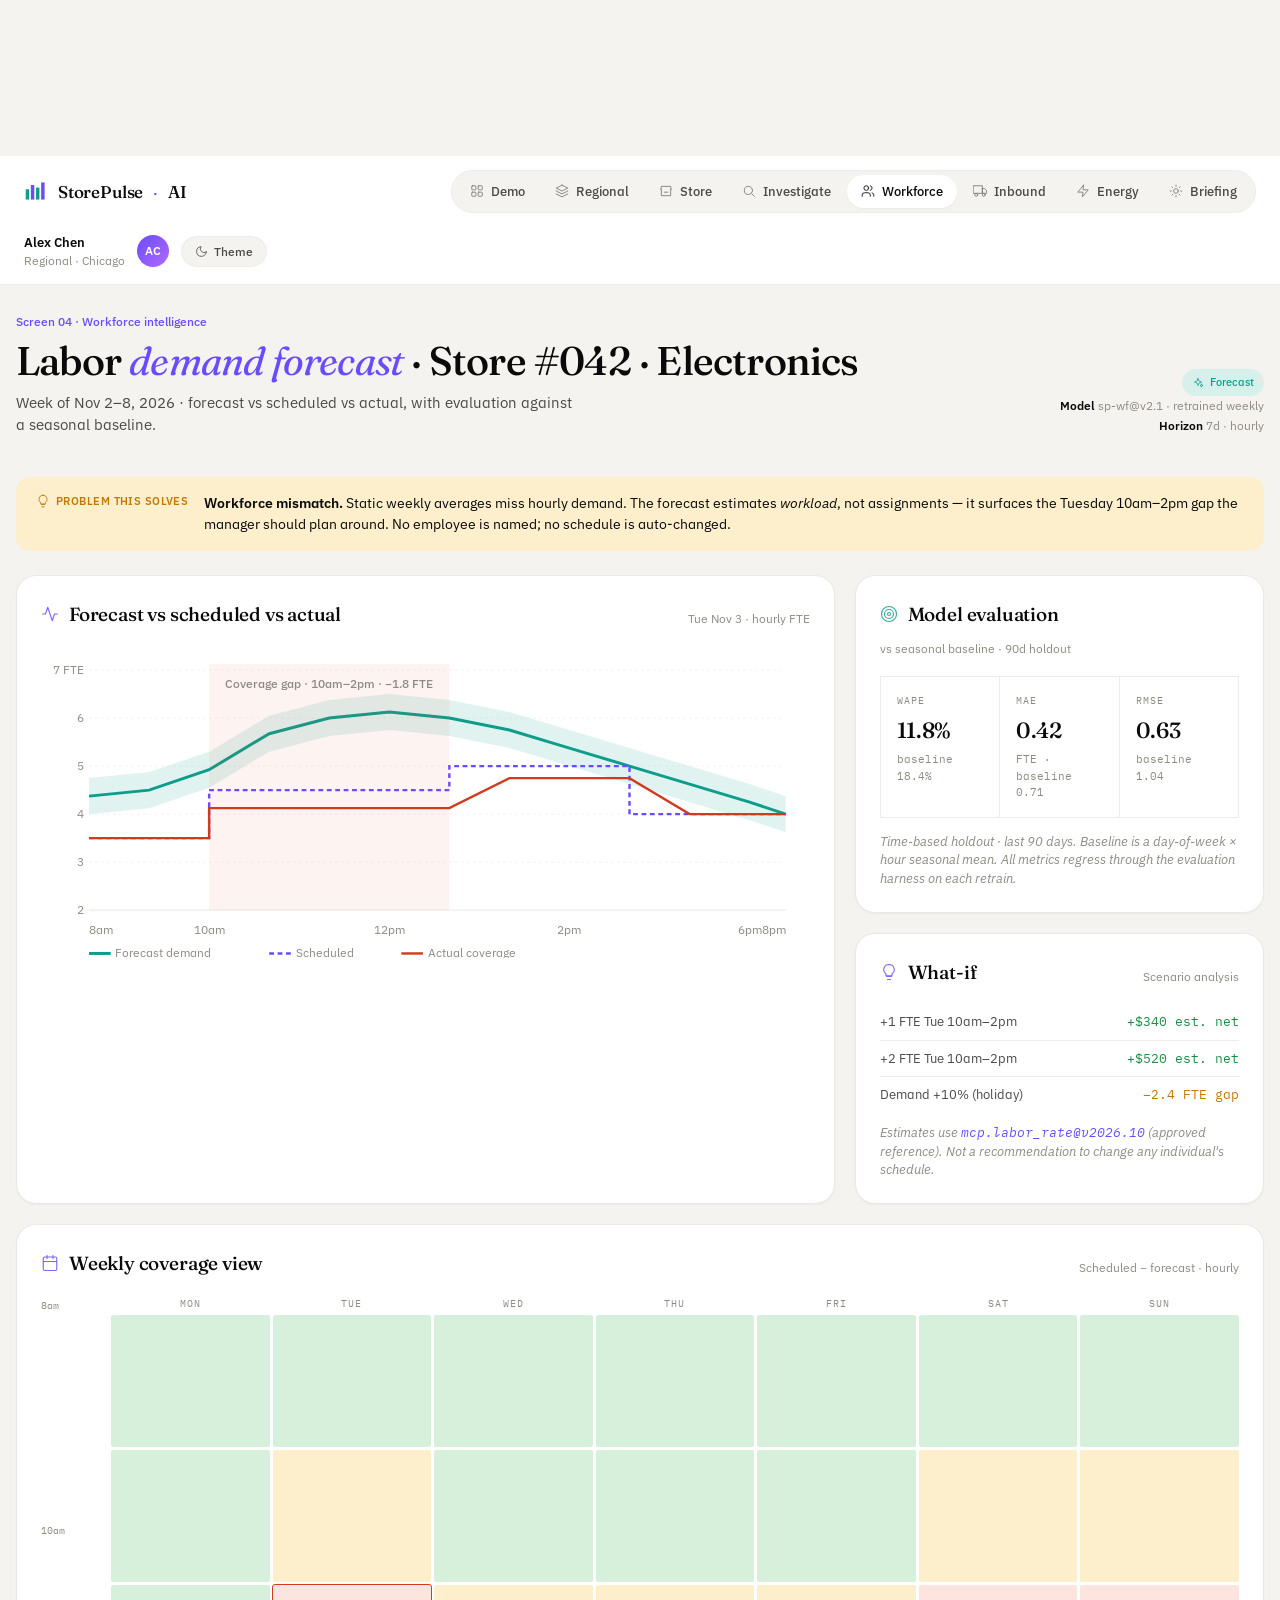
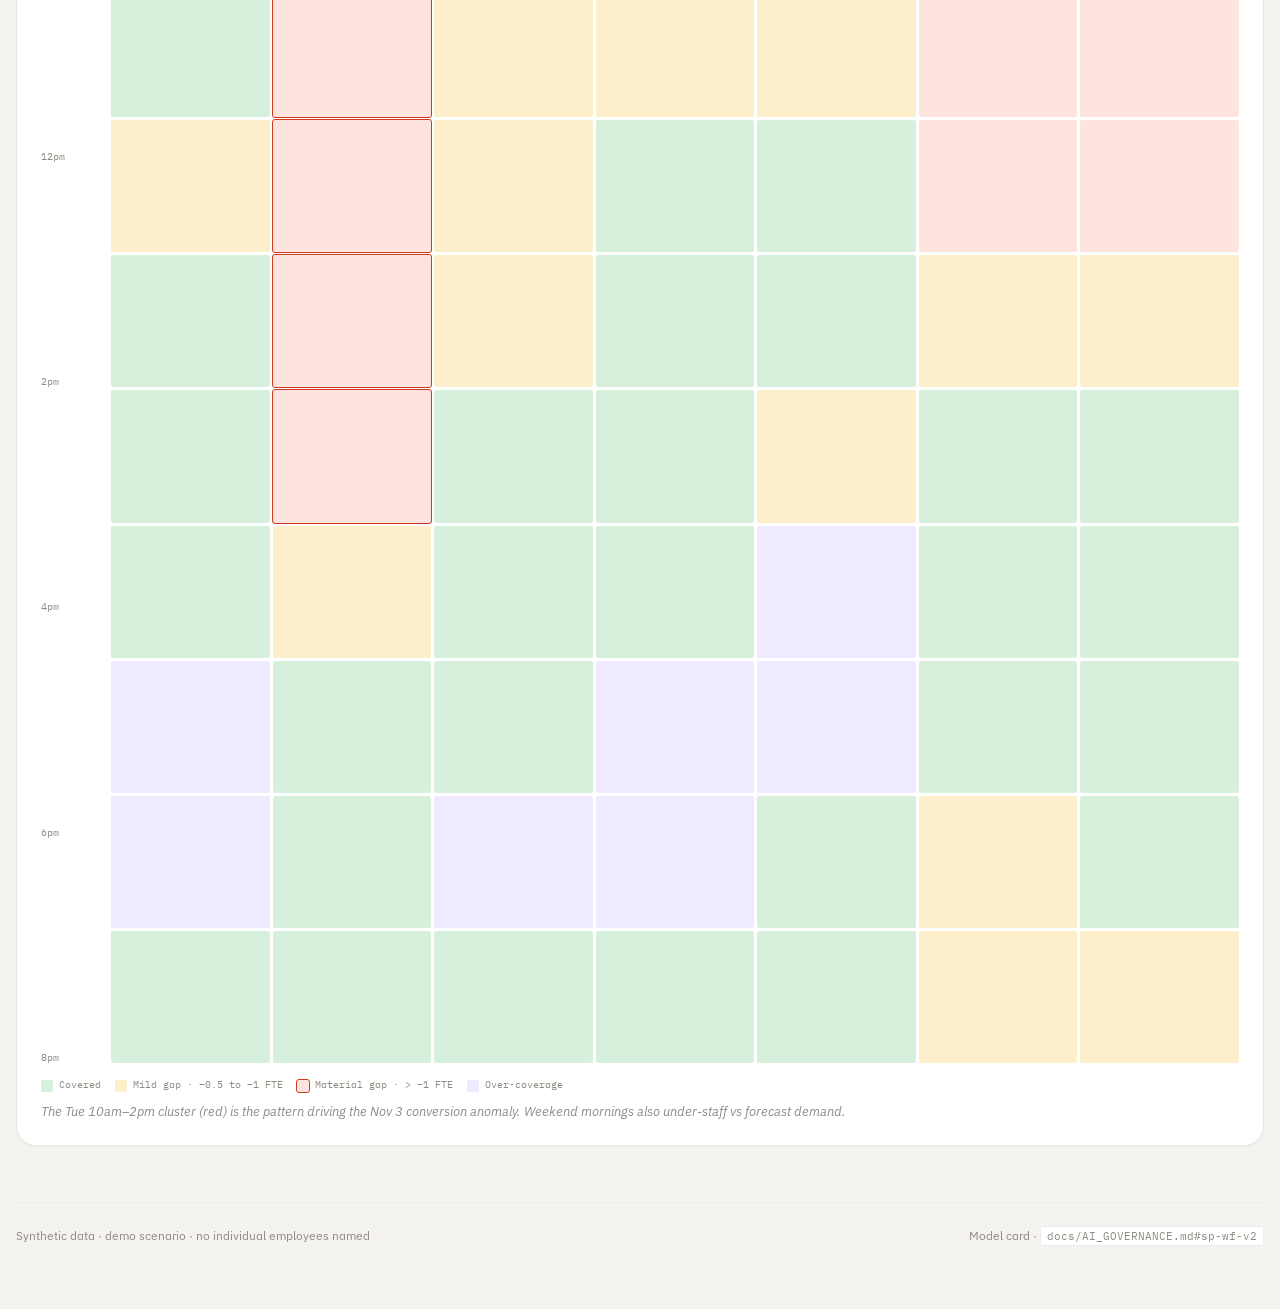
<file: docs/screens/workforce.html>
<!doctype html>
<html lang="en">
<head>
<meta charset="utf-8">
<meta name="viewport" content="width=device-width, initial-scale=1, viewport-fit=cover">
<title>Workforce · StorePulse-AI</title>
<link rel="stylesheet" href="https://fonts.googleapis.com/css2?family=Fraunces:ital,wght@0,400;0,500;1,400&family=IBM+Plex+Sans:wght@400;500;600&family=IBM+Plex+Mono:wght@400;500&display=swap">
<link rel="stylesheet" href="styles.css">
<style>
  .eval-grid {
    display: grid;
    grid-template-columns: 1fr 1fr 1fr;
    gap: 1px;
    background: var(--rule);
    border: 1px solid var(--rule);
  }
  @media (max-width: 640px) { .eval-grid { grid-template-columns: 1fr 1fr; } }
  .eval-cell { padding: 16px; background: var(--paper-raised); }
  .eval-cell .lbl { font-family: var(--f-mono); font-size: 10px; letter-spacing: 0.12em; text-transform: uppercase; color: var(--muted); margin-bottom: 6px; }
  .eval-cell .val { font-family: var(--f-display); font-weight: 500; font-size: 22px; color: var(--ink); letter-spacing: -0.015em; font-variant-numeric: tabular-nums; }
  .eval-cell .sub { font-family: var(--f-mono); font-size: 11px; color: var(--muted); margin-top: 4px; }
  .gap-grid {
    display: grid;
    grid-template-columns: repeat(14, 1fr);
    gap: 3px;
    margin: 12px 0 6px;
  }
  .gap-grid .cell {
    aspect-ratio: 1;
    border-radius: 2px;
    position: relative;
  }
  .gap-grid .cell[data-v="ok"] { background: var(--good-soft); }
  .gap-grid .cell[data-v="mild"] { background: var(--amber-soft); }
  .gap-grid .cell[data-v="gap"] { background: var(--critical-soft); border: 1px solid var(--critical); }
  .gap-grid .cell[data-v="over"] { background: var(--accent-soft); }
  .heatmap-wrap {
    display: grid;
    grid-template-columns: 60px 1fr;
    gap: 10px;
    font-family: var(--f-mono);
    font-size: 10px;
    color: var(--muted);
  }
  .heatmap-wrap .hour-col { display: flex; flex-direction: column; justify-content: space-between; padding: 2px 0; }
  .heatmap-wrap .days { display: grid; grid-template-rows: auto 1fr auto; gap: 4px; }
  .heatmap-wrap .day-labels { display: grid; grid-template-columns: repeat(7, 1fr); gap: 3px; }
  .heatmap-wrap .day-labels span { text-align: center; letter-spacing: 0.1em; }
  .heatmap-wrap .heatmap {
    display: grid;
    grid-template-columns: repeat(7, 1fr);
    grid-template-rows: repeat(10, 1fr);
    gap: 3px;
  }
  .heatmap .h {
    aspect-ratio: 1.2;
    border-radius: 2px;
    background: var(--c, var(--good-soft));
  }
  .legend-row { display: flex; gap: 14px; margin-top: 10px; font-family: var(--f-mono); font-size: 10px; color: var(--muted); flex-wrap: wrap; }
  .legend-row .sw { width: 12px; height: 12px; display: inline-block; margin-right: 6px; vertical-align: middle; border-radius: 2px; }
</style>
</head>
<body>

<svg hidden xmlns="http://www.w3.org/2000/svg"><defs>
<symbol id="i-grid" viewBox="0 0 24 24"><rect x="3" y="3" width="7" height="7" rx="1"/><rect x="14" y="3" width="7" height="7" rx="1"/><rect x="3" y="14" width="7" height="7" rx="1"/><rect x="14" y="14" width="7" height="7" rx="1"/></symbol>
<symbol id="i-store" viewBox="0 0 24 24"><path d="M3 9l1-5h16l1 5"/><path d="M4 9v11h16V9"/><path d="M9 14h6"/></symbol>
<symbol id="i-search" viewBox="0 0 24 24"><circle cx="11" cy="11" r="7"/><path d="M21 21l-4.3-4.3"/></symbol>
<symbol id="i-users" viewBox="0 0 24 24"><path d="M16 21v-2a4 4 0 0 0-4-4H6a4 4 0 0 0-4 4v2"/><circle cx="9" cy="7" r="4"/><path d="M22 21v-2a4 4 0 0 0-3-3.87"/><path d="M16 3.13a4 4 0 0 1 0 7.75"/></symbol>
<symbol id="i-bolt" viewBox="0 0 24 24"><polygon points="13 2 3 14 12 14 11 22 21 10 12 10 13 2"/></symbol>
<symbol id="i-truck" viewBox="0 0 24 24"><rect x="1" y="3" width="15" height="13"/><polygon points="16 8 20 8 23 11 23 16 16 16 16 8"/><circle cx="5.5" cy="18.5" r="2.5"/><circle cx="18.5" cy="18.5" r="2.5"/></symbol>
<symbol id="i-sun" viewBox="0 0 24 24"><circle cx="12" cy="12" r="4"/><path d="M12 2v2M12 20v2M4.93 4.93l1.41 1.41M17.66 17.66l1.41 1.41M2 12h2M20 12h2M4.93 19.07l1.41-1.41M17.66 6.34l1.41-1.41"/></symbol>
<symbol id="i-moon" viewBox="0 0 24 24"><path d="M21 12.79A9 9 0 1 1 11.21 3 7 7 0 0 0 21 12.79z"/></symbol>
<symbol id="i-sparkles" viewBox="0 0 24 24"><path d="M12 3l2 5 5 2-5 2-2 5-2-5-5-2 5-2z"/><path d="M19 14l1 2 2 1-2 1-1 2-1-2-2-1 2-1z"/></symbol>
<symbol id="i-layers" viewBox="0 0 24 24"><polygon points="12 2 2 7 12 12 22 7 12 2"/><polyline points="2 17 12 22 22 17"/><polyline points="2 12 12 17 22 12"/></symbol>
<symbol id="i-chart" viewBox="0 0 24 24"><line x1="18" y1="20" x2="18" y2="10"/><line x1="12" y1="20" x2="12" y2="4"/><line x1="6" y1="20" x2="6" y2="14"/><line x1="3" y1="20" x2="21" y2="20"/></symbol>
<symbol id="i-clock" viewBox="0 0 24 24"><circle cx="12" cy="12" r="10"/><polyline points="12 6 12 12 16 14"/></symbol>
<symbol id="i-calendar" viewBox="0 0 24 24"><rect x="3" y="4" width="18" height="18" rx="2" ry="2"/><line x1="16" y1="2" x2="16" y2="6"/><line x1="8" y1="2" x2="8" y2="6"/><line x1="3" y1="10" x2="21" y2="10"/></symbol>
<symbol id="i-target" viewBox="0 0 24 24"><circle cx="12" cy="12" r="10"/><circle cx="12" cy="12" r="6"/><circle cx="12" cy="12" r="2"/></symbol>
<symbol id="i-bulb" viewBox="0 0 24 24"><path d="M9 18h6M10 22h4M12 2a7 7 0 0 0-4 12.74V17h8v-2.26A7 7 0 0 0 12 2z"/></symbol>
<symbol id="i-pulse" viewBox="0 0 24 24"><path d="M22 12h-4l-3 9L9 3l-3 9H2"/></symbol>
<symbol id="i-alert" viewBox="0 0 24 24"><path d="M10.29 3.86L1.82 18a2 2 0 0 0 1.71 3h16.94a2 2 0 0 0 1.71-3L13.71 3.86a2 2 0 0 0-3.42 0z"/><line x1="12" y1="9" x2="12" y2="13"/><line x1="12" y1="17" x2="12.01" y2="17"/></symbol>
<symbol id="i-check" viewBox="0 0 24 24"><path d="M20 6L9 17l-5-5"/></symbol>
<symbol id="i-grid-4" viewBox="0 0 24 24"><rect x="3" y="3" width="7" height="7"/><rect x="14" y="3" width="7" height="7"/><rect x="3" y="14" width="7" height="7"/><rect x="14" y="14" width="7" height="7"/></symbol>
</defs></svg>

<nav class="topnav">
  <a href="index.html" class="nav-brand">
    <svg class="nav-mark" viewBox="0 0 28 28" aria-hidden="true">
      <rect x="2" y="12" width="4" height="12" fill="var(--teal)"/>
      <rect x="8" y="7" width="4" height="17" fill="var(--accent)"/>
      <rect x="14" y="10" width="4" height="14" fill="var(--teal)"/>
      <rect x="20" y="4" width="4" height="20" fill="var(--accent)"/>
    </svg>
    StorePulse<em>·</em>AI
  </a>
  <div class="nav-links">
    <a href="index.html" class="nav-link"><svg class="ico"><use href="#i-grid"/></svg>Demo</a>
    <a href="regional.html" class="nav-link"><svg class="ico"><use href="#i-layers"/></svg>Regional</a>
    <a href="store.html" class="nav-link"><svg class="ico"><use href="#i-store"/></svg>Store</a>
    <a href="anomaly.html" class="nav-link"><svg class="ico"><use href="#i-search"/></svg>Investigate</a>
    <a href="workforce.html" class="nav-link active"><svg class="ico"><use href="#i-users"/></svg>Workforce</a>
    <a href="inbound.html" class="nav-link"><svg class="ico"><use href="#i-truck"/></svg>Inbound</a>
    <a href="energy.html" class="nav-link"><svg class="ico"><use href="#i-bolt"/></svg>Energy</a>
    <a href="briefing.html" class="nav-link"><svg class="ico"><use href="#i-sun"/></svg>Briefing</a>
  </div>
  <div class="nav-user">
    <div class="who"><strong>Alex Chen</strong>Regional · Chicago</div>
    <div class="avatar">AC</div>
    <button class="theme-btn" id="themeBtn"><svg class="ico"><use href="#i-sun"/></svg>Theme</button>
  </div>
</nav>

<div class="wrap">
  <div class="page-head">
    <div>
      <div class="page-eyebrow">Screen 04 · Workforce intelligence</div>
      <h1 class="page-title">Labor <em>demand forecast</em> · Store #042 · Electronics</h1>
      <div class="page-sub">Week of Nov 2–8, 2026 · forecast vs scheduled vs actual, with evaluation against a seasonal baseline.</div>
    </div>
    <div class="page-meta">
      <span class="ai-badge"><svg class="ico"><use href="#i-sparkles"/></svg>Forecast</span><br>
      <strong>Model</strong> sp-wf@v2.1 · retrained weekly<br>
      <strong>Horizon</strong> 7d · hourly
    </div>
  </div>

  <div class="problem-banner">
    <span class="tag"><svg class="ico"><use href="#i-bulb"/></svg>Problem this solves</span>
    <p><strong>Workforce mismatch.</strong> Static weekly averages miss hourly demand. The forecast estimates <em>workload</em>, not assignments — it surfaces the Tuesday 10am–2pm gap the manager should plan around. No employee is named; no schedule is auto-changed.</p>
  </div>

  <div class="split">
    <div class="panel">
      <div class="panel-head">
        <h2 class="panel-h"><svg class="ico"><use href="#i-pulse"/></svg>Forecast vs scheduled vs actual</h2>
        <div class="panel-sub">Tue Nov 3 · hourly FTE</div>
      </div>
      <svg class="chart" viewBox="0 0 640 260">
        <line class="axis" x1="40" y1="220" x2="620" y2="220"/>
        <g class="grid">
          <line x1="40" y1="180" x2="620" y2="180"/>
          <line x1="40" y1="140" x2="620" y2="140"/>
          <line x1="40" y1="100" x2="620" y2="100"/>
          <line x1="40" y1="60" x2="620" y2="60"/>
          <line x1="40" y1="20" x2="620" y2="20"/>
        </g>
        <!-- Prediction interval (80%) -->
        <path d="M 40,110 L 90,105 L 140,88 L 190,58 L 240,45 L 290,40 L 340,45 L 390,55 L 440,70 L 490,85 L 540,100 L 590,115 L 620,125 L 620,155 L 590,145 L 540,130 L 490,115 L 440,100 L 390,85 L 340,75 L 290,70 L 240,75 L 190,88 L 140,118 L 90,135 L 40,140 Z"
          fill="var(--teal)" opacity="0.12"/>
        <!-- Forecast -->
        <polyline fill="none" stroke="var(--teal)" stroke-width="2.5"
          points="40,125 90,120 140,103 190,73 240,60 290,55 340,60 390,70 440,85 490,100 540,115 590,130 620,140"/>
        <!-- Scheduled (stepped) -->
        <polyline fill="none" stroke="var(--accent)" stroke-width="2" stroke-dasharray="4 3"
          points="40,160 140,160 140,120 340,120 340,100 490,100 490,140 620,140"/>
        <!-- Actual coverage -->
        <polyline fill="none" stroke="var(--critical)" stroke-width="2"
          points="40,160 140,160 140,135 190,135 240,135 290,135 340,135 390,110 440,110 490,110 540,140 620,140"/>
        <!-- Gap window shade -->
        <rect x="140" y="15" width="200" height="205" fill="var(--critical)" opacity="0.06"/>
        <text x="240" y="35" text-anchor="middle" fill="var(--critical)" font-weight="500">Coverage gap · 10am–2pm · −1.8 FTE</text>
        <!-- Y labels -->
        <text x="36" y="23" text-anchor="end">7 FTE</text>
        <text x="36" y="63" text-anchor="end">6</text>
        <text x="36" y="103" text-anchor="end">5</text>
        <text x="36" y="143" text-anchor="end">4</text>
        <text x="36" y="183" text-anchor="end">3</text>
        <text x="36" y="223" text-anchor="end">2</text>
        <!-- X labels -->
        <text x="40" y="240" text-anchor="start">8am</text>
        <text x="140" y="240" text-anchor="middle">10am</text>
        <text x="290" y="240" text-anchor="middle">12pm</text>
        <text x="440" y="240" text-anchor="middle">2pm</text>
        <text x="590" y="240" text-anchor="middle">6pm</text>
        <text x="620" y="240" text-anchor="end">8pm</text>
        <!-- Legend -->
        <g transform="translate(40,256)">
          <line x1="0" y1="0" x2="18" y2="0" stroke="var(--teal)" stroke-width="2.5"/>
          <text x="22" y="3" fill="var(--muted)">Forecast demand</text>
          <line x1="150" y1="0" x2="168" y2="0" stroke="var(--accent)" stroke-width="2" stroke-dasharray="4 3"/>
          <text x="172" y="3" fill="var(--muted)">Scheduled</text>
          <line x1="260" y1="0" x2="278" y2="0" stroke="var(--critical)" stroke-width="2"/>
          <text x="282" y="3" fill="var(--muted)">Actual coverage</text>
        </g>
      </svg>
    </div>

    <div>
      <div class="panel">
        <div class="panel-head">
          <h2 class="panel-h"><svg class="ico teal"><use href="#i-target"/></svg>Model evaluation</h2>
          <div class="panel-sub">vs seasonal baseline · 90d holdout</div>
        </div>
        <div class="eval-grid">
          <div class="eval-cell">
            <div class="lbl">WAPE</div>
            <div class="val">11.8%</div>
            <div class="sub">baseline 18.4%</div>
          </div>
          <div class="eval-cell">
            <div class="lbl">MAE</div>
            <div class="val">0.42</div>
            <div class="sub">FTE · baseline 0.71</div>
          </div>
          <div class="eval-cell">
            <div class="lbl">RMSE</div>
            <div class="val">0.63</div>
            <div class="sub">baseline 1.04</div>
          </div>
        </div>
        <div class="note" style="margin-top:14px;">Time-based holdout · last 90 days. Baseline is a day-of-week × hour seasonal mean. All metrics regress through the evaluation harness on each retrain.</div>
      </div>

      <div class="panel">
        <div class="panel-head">
          <h2 class="panel-h"><svg class="ico"><use href="#i-bulb"/></svg>What-if</h2>
          <div class="panel-sub">Scenario analysis</div>
        </div>
        <div style="font-size:13px; color: var(--ink-soft);">
          <div style="display:flex; justify-content:space-between; padding:8px 0; border-bottom:1px solid var(--rule);"><span>+1 FTE Tue 10am–2pm</span><span style="font-family:var(--f-mono); color:var(--good);">+$340 est. net</span></div>
          <div style="display:flex; justify-content:space-between; padding:8px 0; border-bottom:1px solid var(--rule);"><span>+2 FTE Tue 10am–2pm</span><span style="font-family:var(--f-mono); color:var(--good);">+$520 est. net</span></div>
          <div style="display:flex; justify-content:space-between; padding:8px 0;"><span>Demand +10% (holiday)</span><span style="font-family:var(--f-mono); color:var(--amber);">−2.4 FTE gap</span></div>
        </div>
        <div class="note">Estimates use <code style="font-family:var(--f-mono); color:var(--accent);">mcp.labor_rate@v2026.10</code> (approved reference). Not a recommendation to change any individual's schedule.</div>
      </div>
    </div>
  </div>

  <div class="panel">
    <div class="panel-head">
      <h2 class="panel-h"><svg class="ico"><use href="#i-calendar"/></svg>Weekly coverage view</h2>
      <div class="panel-sub">Scheduled − forecast · hourly</div>
    </div>
    <div class="heatmap-wrap">
      <div class="hour-col">
        <span>8am</span>
        <span>10am</span>
        <span>12pm</span>
        <span>2pm</span>
        <span>4pm</span>
        <span>6pm</span>
        <span>8pm</span>
      </div>
      <div class="days">
        <div class="day-labels">
          <span>MON</span><span>TUE</span><span>WED</span><span>THU</span><span>FRI</span><span>SAT</span><span>SUN</span>
        </div>
        <div class="heatmap">
          <!-- 7 cols x 10 rows, hours 8am..5pm roughly; colors by gap -->
          <!-- Row 1 (8am) -->
          <div class="h" style="--c:var(--good-soft);"></div><div class="h" style="--c:var(--good-soft);"></div><div class="h" style="--c:var(--good-soft);"></div><div class="h" style="--c:var(--good-soft);"></div><div class="h" style="--c:var(--good-soft);"></div><div class="h" style="--c:var(--good-soft);"></div><div class="h" style="--c:var(--good-soft);"></div>
          <!-- Row 2 (9am) -->
          <div class="h" style="--c:var(--good-soft);"></div><div class="h" style="--c:var(--amber-soft);"></div><div class="h" style="--c:var(--good-soft);"></div><div class="h" style="--c:var(--good-soft);"></div><div class="h" style="--c:var(--good-soft);"></div><div class="h" style="--c:var(--amber-soft);"></div><div class="h" style="--c:var(--amber-soft);"></div>
          <!-- Row 3 (10am) -->
          <div class="h" style="--c:var(--good-soft);"></div><div class="h" style="--c:var(--critical-soft); outline:1px solid var(--critical);"></div><div class="h" style="--c:var(--amber-soft);"></div><div class="h" style="--c:var(--amber-soft);"></div><div class="h" style="--c:var(--amber-soft);"></div><div class="h" style="--c:var(--critical-soft);"></div><div class="h" style="--c:var(--critical-soft);"></div>
          <!-- Row 4 (11am) -->
          <div class="h" style="--c:var(--amber-soft);"></div><div class="h" style="--c:var(--critical-soft); outline:1px solid var(--critical);"></div><div class="h" style="--c:var(--amber-soft);"></div><div class="h" style="--c:var(--good-soft);"></div><div class="h" style="--c:var(--good-soft);"></div><div class="h" style="--c:var(--critical-soft);"></div><div class="h" style="--c:var(--critical-soft);"></div>
          <!-- Row 5 (12pm) -->
          <div class="h" style="--c:var(--good-soft);"></div><div class="h" style="--c:var(--critical-soft); outline:1px solid var(--critical);"></div><div class="h" style="--c:var(--amber-soft);"></div><div class="h" style="--c:var(--good-soft);"></div><div class="h" style="--c:var(--good-soft);"></div><div class="h" style="--c:var(--amber-soft);"></div><div class="h" style="--c:var(--amber-soft);"></div>
          <!-- Row 6 (1pm) -->
          <div class="h" style="--c:var(--good-soft);"></div><div class="h" style="--c:var(--critical-soft); outline:1px solid var(--critical);"></div><div class="h" style="--c:var(--good-soft);"></div><div class="h" style="--c:var(--good-soft);"></div><div class="h" style="--c:var(--amber-soft);"></div><div class="h" style="--c:var(--good-soft);"></div><div class="h" style="--c:var(--good-soft);"></div>
          <!-- Row 7 (2pm) -->
          <div class="h" style="--c:var(--good-soft);"></div><div class="h" style="--c:var(--amber-soft);"></div><div class="h" style="--c:var(--good-soft);"></div><div class="h" style="--c:var(--good-soft);"></div><div class="h" style="--c:var(--accent-soft);"></div><div class="h" style="--c:var(--good-soft);"></div><div class="h" style="--c:var(--good-soft);"></div>
          <!-- Row 8 (3pm) -->
          <div class="h" style="--c:var(--accent-soft);"></div><div class="h" style="--c:var(--good-soft);"></div><div class="h" style="--c:var(--good-soft);"></div><div class="h" style="--c:var(--accent-soft);"></div><div class="h" style="--c:var(--accent-soft);"></div><div class="h" style="--c:var(--good-soft);"></div><div class="h" style="--c:var(--good-soft);"></div>
          <!-- Row 9 (4pm) -->
          <div class="h" style="--c:var(--accent-soft);"></div><div class="h" style="--c:var(--good-soft);"></div><div class="h" style="--c:var(--accent-soft);"></div><div class="h" style="--c:var(--accent-soft);"></div><div class="h" style="--c:var(--good-soft);"></div><div class="h" style="--c:var(--amber-soft);"></div><div class="h" style="--c:var(--good-soft);"></div>
          <!-- Row 10 (5pm) -->
          <div class="h" style="--c:var(--good-soft);"></div><div class="h" style="--c:var(--good-soft);"></div><div class="h" style="--c:var(--good-soft);"></div><div class="h" style="--c:var(--good-soft);"></div><div class="h" style="--c:var(--good-soft);"></div><div class="h" style="--c:var(--amber-soft);"></div><div class="h" style="--c:var(--amber-soft);"></div>
        </div>
      </div>
    </div>
    <div class="legend-row">
      <span><span class="sw" style="background:var(--good-soft);"></span>Covered</span>
      <span><span class="sw" style="background:var(--amber-soft);"></span>Mild gap · −0.5 to −1 FTE</span>
      <span><span class="sw" style="background:var(--critical-soft); outline:1px solid var(--critical);"></span>Material gap · &gt; −1 FTE</span>
      <span><span class="sw" style="background:var(--accent-soft);"></span>Over-coverage</span>
    </div>
    <div class="note">The Tue 10am–2pm cluster (red) is the pattern driving the Nov 3 conversion anomaly. Weekend mornings also under-staff vs forecast demand.</div>
  </div>

  <div class="foot">
    <div>Synthetic data · demo scenario · no individual employees named</div>
    <div>Model card · <code style="font-family:var(--f-mono);">docs/AI_GOVERNANCE.md#sp-wf-v2</code></div>
  </div>
</div>

<script>
  (function () {
    var btn = document.getElementById('themeBtn');
    if (!btn) return;
    var root = document.documentElement;
    try { var s = localStorage.getItem('sp_theme'); if (s === 'dark' || s === 'light') root.setAttribute('data-theme', s); } catch (e) {}
    function syncIcon() {
      var cur = root.getAttribute('data-theme');
      var isDark = cur === 'dark' || (cur !== 'light' && window.matchMedia('(prefers-color-scheme: dark)').matches);
      var use = btn.querySelector('use');
      if (use) use.setAttribute('href', isDark ? '#i-sun' : '#i-moon');
    }
    syncIcon();
    btn.addEventListener('click', function () {
      var cur = root.getAttribute('data-theme');
      var isDark = cur === 'dark' ? false : (cur === 'light' ? true : !window.matchMedia('(prefers-color-scheme: dark)').matches);
      var next = isDark ? 'dark' : 'light';
      root.setAttribute('data-theme', next);
      try { localStorage.setItem('sp_theme', next); } catch (e) {}
      syncIcon();
    });
  })();
</script>
</body>
</html>
</file>
<file: docs/screens/styles.css>
/* StorePulse-AI — shared screen styles (modern SaaS look) */

:root {
  /* Surfaces */
  --ink: #0a0a0a;
  --ink-soft: #4a4a4a;
  --paper: #f5f3ef;
  --paper-raised: #ffffff;
  --paper-edge: #ebe8e3;
  --rule: #ececec;
  --muted: #8f8a82;

  /* Accents */
  --accent: #6b4bff;
  --accent-soft: #efeaff;
  --accent-ink: #4a2eff;
  --teal: #0f9d8b;
  --teal-soft: #d8f0ec;
  --amber: #c57800;
  --amber-soft: #fdeecc;
  --critical: #d03a1e;
  --critical-soft: #fde4de;
  --good: #1f8b48;
  --good-soft: #d7f0dc;

  /* Gradients */
  --grad-pink: linear-gradient(135deg, #ea1a7c 0%, #ff6b9a 100%);
  --grad-orange: linear-gradient(135deg, #ff5fa8 0%, #ffa860 100%);
  --grad-dark: linear-gradient(180deg, #1f1f1f 0%, #0a0a0a 100%);
  --grad-violet: linear-gradient(135deg, #6b4bff 0%, #b06bff 100%);

  /* Radii */
  --r-sm: 8px;
  --r-md: 14px;
  --r-lg: 20px;
  --r-xl: 24px;
  --r-pill: 999px;

  /* Shadows */
  --shadow-sm: 0 1px 2px rgba(10, 10, 10, 0.04);
  --shadow-md: 0 6px 20px rgba(10, 10, 10, 0.06);
  --shadow-lg: 0 20px 48px rgba(10, 10, 10, 0.12);

  /* Fonts */
  --f-display: "Fraunces", "Iowan Old Style", Georgia, "Times New Roman", serif;
  --f-body: "IBM Plex Sans", -apple-system, BlinkMacSystemFont, "Segoe UI", Roboto, sans-serif;
  --f-mono: "IBM Plex Mono", "SF Mono", Menlo, Monaco, Consolas, monospace;
}

@media (prefers-color-scheme: dark) {
  :root:not([data-theme="light"]) {
    --ink: #f5f3ef;
    --ink-soft: #b8b3aa;
    --paper: #0d0d10;
    --paper-raised: #17181d;
    --paper-edge: #26272e;
    --rule: #26272e;
    --muted: #7c7a73;
    --accent: #b49cff;
    --accent-soft: #231a4a;
    --accent-ink: #d8caff;
    --teal: #5ccfc9;
    --teal-soft: #0f2a2a;
    --amber: #e3b566;
    --amber-soft: #3a2a0f;
    --critical: #ff7a5e;
    --critical-soft: #3a1a10;
    --good: #7ac48a;
    --good-soft: #152919;
    --grad-dark: linear-gradient(180deg, #2a2a2e 0%, #0a0a0e 100%);
    --shadow-sm: 0 1px 2px rgba(0, 0, 0, 0.3);
    --shadow-md: 0 6px 20px rgba(0, 0, 0, 0.4);
    --shadow-lg: 0 20px 48px rgba(0, 0, 0, 0.6);
    color-scheme: dark;
  }
}

:root[data-theme="dark"] {
  --ink: #f5f3ef;
  --ink-soft: #b8b3aa;
  --paper: #0d0d10;
  --paper-raised: #17181d;
  --paper-edge: #26272e;
  --rule: #26272e;
  --muted: #7c7a73;
  --accent: #b49cff;
  --accent-soft: #231a4a;
  --accent-ink: #d8caff;
  --teal: #5ccfc9;
  --teal-soft: #0f2a2a;
  --amber: #e3b566;
  --amber-soft: #3a2a0f;
  --critical: #ff7a5e;
  --critical-soft: #3a1a10;
  --good: #7ac48a;
  --good-soft: #152919;
  --grad-dark: linear-gradient(180deg, #2a2a2e 0%, #0a0a0e 100%);
  --shadow-sm: 0 1px 2px rgba(0, 0, 0, 0.3);
  --shadow-md: 0 6px 20px rgba(0, 0, 0, 0.4);
  --shadow-lg: 0 20px 48px rgba(0, 0, 0, 0.6);
  color-scheme: dark;
}

* { box-sizing: border-box; }
html, body { background: var(--paper); color: var(--ink); margin: 0; }

body {
  font-family: var(--f-body);
  font-size: 14px;
  line-height: 1.5;
  font-feature-settings: "ss01" on, "cv11" on;
  -webkit-font-smoothing: antialiased;
  -moz-osx-font-smoothing: grayscale;
}
::selection { background: var(--accent); color: #fff; }

/* Icons */
.ico {
  width: 1em;
  height: 1em;
  fill: none;
  stroke: currentColor;
  stroke-width: 1.5;
  stroke-linecap: round;
  stroke-linejoin: round;
  vertical-align: -0.15em;
  flex-shrink: 0;
}
.ico-sm { font-size: 13px; }
.ico-lg { font-size: 18px; }
.ico-xl { font-size: 22px; }

/* Top navigation — glassy pill-ish */
.topnav {
  display: flex;
  align-items: center;
  justify-content: space-between;
  padding: 14px max(24px, env(safe-area-inset-right, 0px)) 14px max(24px, env(safe-area-inset-left, 0px));
  background: var(--paper-raised);
  border-bottom: 1px solid var(--rule);
  gap: 20px;
  flex-wrap: wrap;
}
.nav-brand {
  display: flex;
  align-items: center;
  gap: 10px;
  font-family: var(--f-display);
  font-weight: 500;
  font-size: 17px;
  letter-spacing: -0.01em;
  color: var(--ink);
  text-decoration: none;
}
.nav-brand em { font-style: italic; color: var(--accent); font-weight: 400; }
.nav-mark { width: 24px; height: 24px; flex-shrink: 0; }

.nav-links {
  display: flex;
  gap: 2px;
  flex-wrap: wrap;
  background: var(--paper);
  padding: 4px;
  border-radius: var(--r-pill);
  border: 1px solid var(--rule);
}
.nav-link {
  font-family: var(--f-body);
  font-size: 12.5px;
  font-weight: 500;
  padding: 7px 14px;
  color: var(--ink-soft);
  text-decoration: none;
  border-radius: var(--r-pill);
  transition: all 0.15s;
  display: inline-flex;
  align-items: center;
  gap: 7px;
  letter-spacing: 0;
  text-transform: none;
}
.nav-link .ico { font-size: 14px; opacity: 0.7; }
.nav-link:hover { background: var(--paper-raised); color: var(--ink); }
.nav-link:hover .ico { opacity: 1; }
.nav-link.active { background: var(--ink); color: #fff; box-shadow: var(--shadow-sm); }
.nav-link.active .ico { opacity: 1; }
:root[data-theme="dark"] .nav-link.active,
:root:not([data-theme="light"]) .nav-link.active { background: var(--paper-raised); color: var(--ink); }
@media (prefers-color-scheme: dark) {
  :root:not([data-theme="light"]) .nav-link.active { background: var(--paper-edge); color: var(--ink); }
}

.nav-user {
  display: flex;
  align-items: center;
  gap: 12px;
  font-family: var(--f-body);
  font-size: 12px;
  color: var(--muted);
}
.nav-user .avatar {
  width: 32px;
  height: 32px;
  border-radius: 50%;
  background: var(--grad-violet);
  color: #fff;
  display: inline-flex;
  align-items: center;
  justify-content: center;
  font-family: var(--f-body);
  font-weight: 600;
  font-size: 12px;
  letter-spacing: 0;
}
.nav-user .who strong { display: block; color: var(--ink); font-weight: 600; font-size: 12.5px; letter-spacing: 0; }

.theme-btn {
  background: var(--paper);
  border: 1px solid var(--rule);
  border-radius: var(--r-pill);
  padding: 7px 13px;
  font-family: var(--f-body);
  font-size: 11.5px;
  font-weight: 500;
  color: var(--ink-soft);
  cursor: pointer;
  display: inline-flex;
  align-items: center;
  gap: 6px;
  letter-spacing: 0;
  text-transform: none;
  transition: all 0.15s;
}
.theme-btn .ico { font-size: 13px; }
.theme-btn:hover { color: var(--ink); background: var(--paper-raised); border-color: var(--ink-soft); }

/* Page layout */
.wrap {
  max-width: 1280px;
  margin: 0 auto;
  padding: 28px max(16px, env(safe-area-inset-right, 0px)) 64px max(16px, env(safe-area-inset-left, 0px));
}

.page-head {
  display: flex;
  justify-content: space-between;
  align-items: flex-end;
  gap: 24px;
  padding-bottom: 20px;
  margin-bottom: 20px;
  flex-wrap: wrap;
}
.page-eyebrow {
  font-family: var(--f-body);
  font-size: 12px;
  font-weight: 500;
  letter-spacing: 0;
  text-transform: none;
  color: var(--accent);
  margin-bottom: 8px;
}
.page-title {
  font-family: var(--f-display);
  font-weight: 500;
  font-size: clamp(28px, 3.6vw, 40px);
  letter-spacing: -0.02em;
  line-height: 1.08;
  margin: 0;
  text-wrap: balance;
  color: var(--ink);
}
.page-title em { font-style: italic; color: var(--accent); font-weight: 400; }
.page-sub {
  color: var(--ink-soft);
  font-size: 14.5px;
  margin-top: 10px;
  max-width: 62ch;
  line-height: 1.55;
}
.page-meta {
  font-family: var(--f-body);
  font-size: 12px;
  color: var(--muted);
  text-align: right;
  line-height: 1.7;
}
.page-meta strong { color: var(--ink); font-weight: 600; }

/* Hero strategy card — dark rounded with pill tabs */
.hero-strategy {
  display: grid;
  grid-template-columns: 1.15fr 1fr 1fr;
  gap: 0;
  border-radius: var(--r-xl);
  overflow: hidden;
  margin-bottom: 20px;
  box-shadow: var(--shadow-md);
  min-height: 180px;
}
.hero-cell {
  padding: 26px 30px;
  display: flex;
  flex-direction: column;
  justify-content: space-between;
  gap: 18px;
  color: #fff;
  position: relative;
}
.hero-cell.dark { background: var(--grad-dark); }
.hero-cell.pink { background: var(--grad-pink); }
.hero-cell.orange { background: var(--grad-orange); }

.hero-eyebrow {
  font-family: var(--f-body);
  font-size: 12px;
  font-weight: 400;
  opacity: 0.75;
  letter-spacing: 0;
}
.hero-title {
  font-family: var(--f-display);
  font-weight: 500;
  font-size: 28px;
  letter-spacing: -0.015em;
  line-height: 1.1;
  margin: 2px 0 10px;
  color: #fff;
}
.hero-desc {
  font-size: 13px;
  line-height: 1.55;
  opacity: 0.88;
  margin: 0;
  max-width: 34ch;
}
.hero-value {
  font-family: var(--f-display);
  font-weight: 500;
  font-size: 44px;
  letter-spacing: -0.02em;
  line-height: 1;
  color: #fff;
  display: flex;
  align-items: baseline;
  gap: 10px;
}
.hero-value .delta {
  font-family: var(--f-body);
  font-size: 15px;
  font-weight: 500;
  opacity: 0.92;
}
.hero-value.compact { font-size: 36px; }

/* Pill tabs (segmented control) */
.pill-tabs {
  display: inline-flex;
  background: rgba(255, 255, 255, 0.08);
  border-radius: var(--r-pill);
  padding: 4px;
  gap: 2px;
}
.pill-tab {
  font-family: var(--f-body);
  font-size: 12.5px;
  font-weight: 500;
  padding: 7px 14px;
  color: rgba(255, 255, 255, 0.72);
  background: transparent;
  border: 0;
  border-radius: var(--r-pill);
  cursor: pointer;
  display: inline-flex;
  align-items: center;
  gap: 6px;
  transition: all 0.15s;
  white-space: nowrap;
}
.pill-tab:hover { color: #fff; }
.pill-tab.active { background: #fff; color: #0a0a0a; }
.pill-tab .ico { font-size: 13px; }

/* Slider inside hero */
.hero-slider {
  display: flex;
  align-items: center;
  gap: 14px;
  color: rgba(255, 255, 255, 0.6);
  font-family: var(--f-body);
  font-size: 11px;
  letter-spacing: 0.06em;
  text-transform: uppercase;
}
.hero-slider .track {
  flex: 1;
  height: 2px;
  background: rgba(255, 255, 255, 0.2);
  border-radius: 1px;
  position: relative;
  min-width: 80px;
}
.hero-slider .track::before {
  content: "";
  position: absolute;
  inset: 0;
  width: var(--pct, 60%);
  background: rgba(255, 255, 255, 0.55);
  border-radius: 1px;
}
.hero-slider .thumb {
  position: absolute;
  left: var(--pct, 60%);
  top: 50%;
  transform: translate(-50%, -50%);
  width: 14px;
  height: 20px;
  background: #fff;
  border-radius: 3px;
  box-shadow: 0 2px 6px rgba(0, 0, 0, 0.4);
}

@media (max-width: 880px) {
  .hero-strategy { grid-template-columns: 1fr; }
}

/* Problem banner — reminds stakeholders which pain this screen targets */
.problem-banner {
  padding: 16px 20px;
  background: var(--amber-soft);
  border-radius: var(--r-md);
  margin-bottom: 24px;
  display: flex;
  gap: 16px;
  align-items: baseline;
  flex-wrap: wrap;
}
.problem-banner .tag {
  font-family: var(--f-body);
  font-size: 11px;
  font-weight: 600;
  letter-spacing: 0.04em;
  text-transform: uppercase;
  color: var(--amber);
  white-space: nowrap;
  display: inline-flex;
  align-items: center;
  gap: 6px;
}
.problem-banner .tag .ico { font-size: 14px; }
.problem-banner p {
  margin: 0;
  font-size: 13.5px;
  color: var(--ink);
  flex: 1;
  min-width: 240px;
  line-height: 1.55;
}
.problem-banner p strong { font-weight: 600; }

/* KPI tiles — now rounded, inset in a card */
.kpi-row {
  display: grid;
  grid-template-columns: repeat(auto-fit, minmax(170px, 1fr));
  gap: 12px;
  margin-bottom: 24px;
}
.kpi {
  padding: 20px 22px;
  background: var(--paper-raised);
  border: 1px solid var(--paper-edge);
  border-radius: var(--r-lg);
  min-width: 0;
  transition: all 0.15s;
  box-shadow: var(--shadow-sm);
}
.kpi:hover { transform: translateY(-1px); box-shadow: var(--shadow-md); }
.kpi .k-label {
  font-family: var(--f-body);
  font-size: 11.5px;
  font-weight: 500;
  color: var(--muted);
  margin-bottom: 10px;
  display: flex;
  align-items: center;
  gap: 7px;
  letter-spacing: 0;
  text-transform: none;
}
.kpi .k-label .ico { font-size: 13px; color: var(--accent); opacity: 0.85; }
.kpi .k-value {
  font-family: var(--f-display);
  font-weight: 500;
  font-size: 30px;
  letter-spacing: -0.02em;
  line-height: 1.05;
  color: var(--ink);
  font-variant-numeric: tabular-nums;
}
.kpi .k-delta {
  font-family: var(--f-body);
  font-size: 12px;
  font-weight: 500;
  margin-top: 6px;
  font-variant-numeric: tabular-nums;
  color: var(--muted);
  display: inline-flex;
  align-items: center;
  gap: 4px;
}
.kpi .k-delta .ico { font-size: 12px; }
.k-delta.up { color: var(--good); }
.k-delta.down { color: var(--critical); }
.k-delta.flat { color: var(--muted); }

/* Panels */
.panel {
  background: var(--paper-raised);
  border: 1px solid var(--paper-edge);
  border-radius: var(--r-lg);
  padding: 24px;
  margin-bottom: 20px;
  box-shadow: var(--shadow-sm);
  transition: all 0.15s;
}
.panel:hover { border-color: var(--rule); }
.panel-head {
  display: flex;
  justify-content: space-between;
  align-items: baseline;
  margin-bottom: 18px;
  gap: 12px;
  flex-wrap: wrap;
}
.panel-h {
  font-family: var(--f-display);
  font-weight: 500;
  font-size: 19px;
  margin: 0;
  letter-spacing: -0.01em;
  display: inline-flex;
  align-items: center;
  gap: 10px;
  color: var(--ink);
}
.panel-h .ico { color: var(--accent); font-size: 18px; opacity: 0.85; }
.panel-h .ico.teal { color: var(--teal); }
.panel-h .ico.amber { color: var(--amber); }
.panel-h .ico.critical { color: var(--critical); }
.panel-sub {
  font-family: var(--f-body);
  font-size: 12px;
  color: var(--muted);
}

/* Tables */
.datatable {
  width: 100%;
  border-collapse: collapse;
  font-size: 13.5px;
  font-variant-numeric: tabular-nums;
}
.datatable th {
  text-align: left;
  font-family: var(--f-body);
  font-weight: 500;
  font-size: 11px;
  color: var(--muted);
  padding: 12px 14px;
  border-bottom: 1px solid var(--rule);
  white-space: nowrap;
  letter-spacing: 0;
  text-transform: none;
  background: transparent;
}
.datatable td {
  padding: 14px;
  border-bottom: 1px solid var(--rule);
  color: var(--ink);
}
.datatable td.num { text-align: right; font-feature-settings: "tnum" on; }
.datatable tbody tr { transition: background 0.1s; }
.datatable tbody tr:hover { background: var(--accent-soft); cursor: pointer; }
.datatable tbody tr:last-child td { border-bottom: 0; }

/* Status pills — rounded, soft background */
.pill {
  display: inline-flex;
  align-items: center;
  gap: 6px;
  padding: 4px 11px;
  border-radius: var(--r-pill);
  font-family: var(--f-body);
  font-size: 11px;
  font-weight: 500;
  letter-spacing: 0;
  text-transform: none;
  white-space: nowrap;
  border: 1px solid transparent;
}
.pill .dot { width: 6px; height: 6px; border-radius: 50%; display: inline-block; }
.pill .ico { font-size: 12px; }
.pill.crit .ico { animation: pulse 2s ease-in-out infinite; }
@keyframes pulse {
  0%, 100% { opacity: 1; }
  50% { opacity: 0.55; }
}
.pill.good { background: var(--good-soft); color: var(--good); border-color: rgba(31, 139, 72, 0.25); }
.pill.good .dot { background: var(--good); }
.pill.warn { background: var(--amber-soft); color: var(--amber); border-color: rgba(197, 120, 0, 0.25); }
.pill.warn .dot { background: var(--amber); }
.pill.crit { background: var(--critical-soft); color: var(--critical); border-color: rgba(208, 58, 30, 0.3); }
.pill.crit .dot { background: var(--critical); }
.pill.info { background: var(--accent-soft); color: var(--accent); border-color: rgba(107, 75, 255, 0.25); }
.pill.info .dot { background: var(--accent); }
.pill.ai { background: var(--teal-soft); color: var(--teal); border-color: rgba(15, 157, 139, 0.25); }
.pill.ai .dot { background: var(--teal); }

/* AI-generated badge */
.ai-badge {
  display: inline-flex;
  align-items: center;
  gap: 6px;
  padding: 4px 10px;
  background: var(--teal-soft);
  color: var(--teal);
  font-family: var(--f-body);
  font-size: 11px;
  font-weight: 500;
  letter-spacing: 0;
  text-transform: none;
  border-radius: var(--r-pill);
}
.ai-badge .ico { font-size: 12px; color: var(--teal); }

/* Chart svg defaults */
svg.chart { display: block; width: 100%; height: auto; }
svg.chart text { font-family: var(--f-body); font-size: 10px; fill: var(--muted); }
svg.chart .axis { stroke: var(--rule); stroke-width: 1; }
svg.chart .grid { stroke: var(--rule); stroke-width: 0.6; stroke-dasharray: 2 3; }

/* Two-col layout */
.split {
  display: grid;
  grid-template-columns: 2fr 1fr;
  gap: 20px;
}
.split-3 {
  display: grid;
  grid-template-columns: 1fr 1fr 1fr;
  gap: 20px;
}
@media (max-width: 880px) {
  .split, .split-3 { grid-template-columns: 1fr; }
}

/* Buttons — pill primary (purple) + ghost */
.btn {
  font-family: var(--f-body);
  font-size: 13px;
  font-weight: 500;
  padding: 10px 18px;
  border-radius: var(--r-pill);
  border: 1px solid var(--accent);
  background: var(--accent);
  color: #fff;
  cursor: pointer;
  text-decoration: none;
  display: inline-flex;
  align-items: center;
  gap: 7px;
  transition: all 0.15s;
  letter-spacing: 0;
}
.btn .ico { font-size: 14px; }
.btn.ghost { background: transparent; color: var(--ink); border-color: var(--rule); }
.btn.ghost:hover { border-color: var(--ink); background: var(--paper-raised); }
.btn.good { background: var(--good); border-color: var(--good); color: #fff; }
.btn.crit { background: transparent; border-color: var(--critical); color: var(--critical); }
.btn.dark { background: var(--ink); border-color: var(--ink); color: var(--paper); }
.btn:hover { transform: translateY(-1px); box-shadow: var(--shadow-md); }
.btn:active { transform: translateY(0); box-shadow: none; }

/* Search input */
.search-input {
  display: inline-flex;
  align-items: center;
  gap: 8px;
  padding: 9px 14px;
  background: var(--paper);
  border: 1px solid var(--rule);
  border-radius: var(--r-pill);
  font-family: var(--f-body);
  font-size: 13px;
  color: var(--ink-soft);
  min-width: 240px;
}
.search-input .ico { font-size: 14px; color: var(--muted); margin-left: auto; }
.search-input input {
  flex: 1;
  background: transparent;
  border: 0;
  outline: none;
  color: var(--ink);
  font-family: inherit;
  font-size: inherit;
}
.search-input input::placeholder { color: var(--muted); }

/* Evidence list */
.evidence-list {
  list-style: none;
  padding: 0;
  margin: 0;
}
.evidence-list li {
  padding: 16px 0;
  border-bottom: 1px solid var(--rule);
  display: grid;
  grid-template-columns: 28px 1fr auto;
  gap: 14px;
  align-items: start;
}
.evidence-list li:last-child { border-bottom: 0; }
.evidence-list .rank {
  font-family: var(--f-body);
  font-size: 13px;
  color: var(--accent);
  font-weight: 600;
}
.evidence-list .body h4 {
  margin: 0 0 4px;
  font-family: var(--f-display);
  font-weight: 500;
  font-size: 15.5px;
  color: var(--ink);
  letter-spacing: -0.005em;
}
.evidence-list .body p {
  margin: 0;
  color: var(--ink-soft);
  font-size: 13px;
  line-height: 1.55;
}
.evidence-list .body .cite {
  font-family: var(--f-mono);
  font-size: 10.5px;
  color: var(--muted);
  letter-spacing: 0.02em;
  margin-top: 6px;
  display: block;
}
.evidence-list .conf {
  font-family: var(--f-body);
  font-size: 10.5px;
  font-weight: 500;
  color: var(--muted);
  white-space: nowrap;
  letter-spacing: 0;
  text-transform: none;
}
.conf .bar {
  display: inline-block;
  width: 48px;
  height: 4px;
  background: var(--rule);
  border-radius: var(--r-pill);
  margin-right: 6px;
  vertical-align: middle;
  position: relative;
  overflow: hidden;
}
.conf .bar::before {
  content: "";
  position: absolute;
  inset: 0;
  background: var(--accent);
  width: var(--w, 50%);
  border-radius: var(--r-pill);
}

/* Narrow hint */
.note {
  font-size: 12.5px;
  color: var(--muted);
  font-style: italic;
  margin-top: 10px;
}

/* Footer */
.foot {
  margin-top: 56px;
  padding-top: 24px;
  border-top: 1px solid var(--rule);
  font-family: var(--f-body);
  font-size: 12px;
  color: var(--muted);
  display: flex;
  justify-content: space-between;
  flex-wrap: wrap;
  gap: 12px;
}
.foot code { font-family: var(--f-mono); font-size: 11px; background: var(--paper-raised); padding: 2px 6px; border-radius: 4px; border: 1px solid var(--rule); }
</file>
